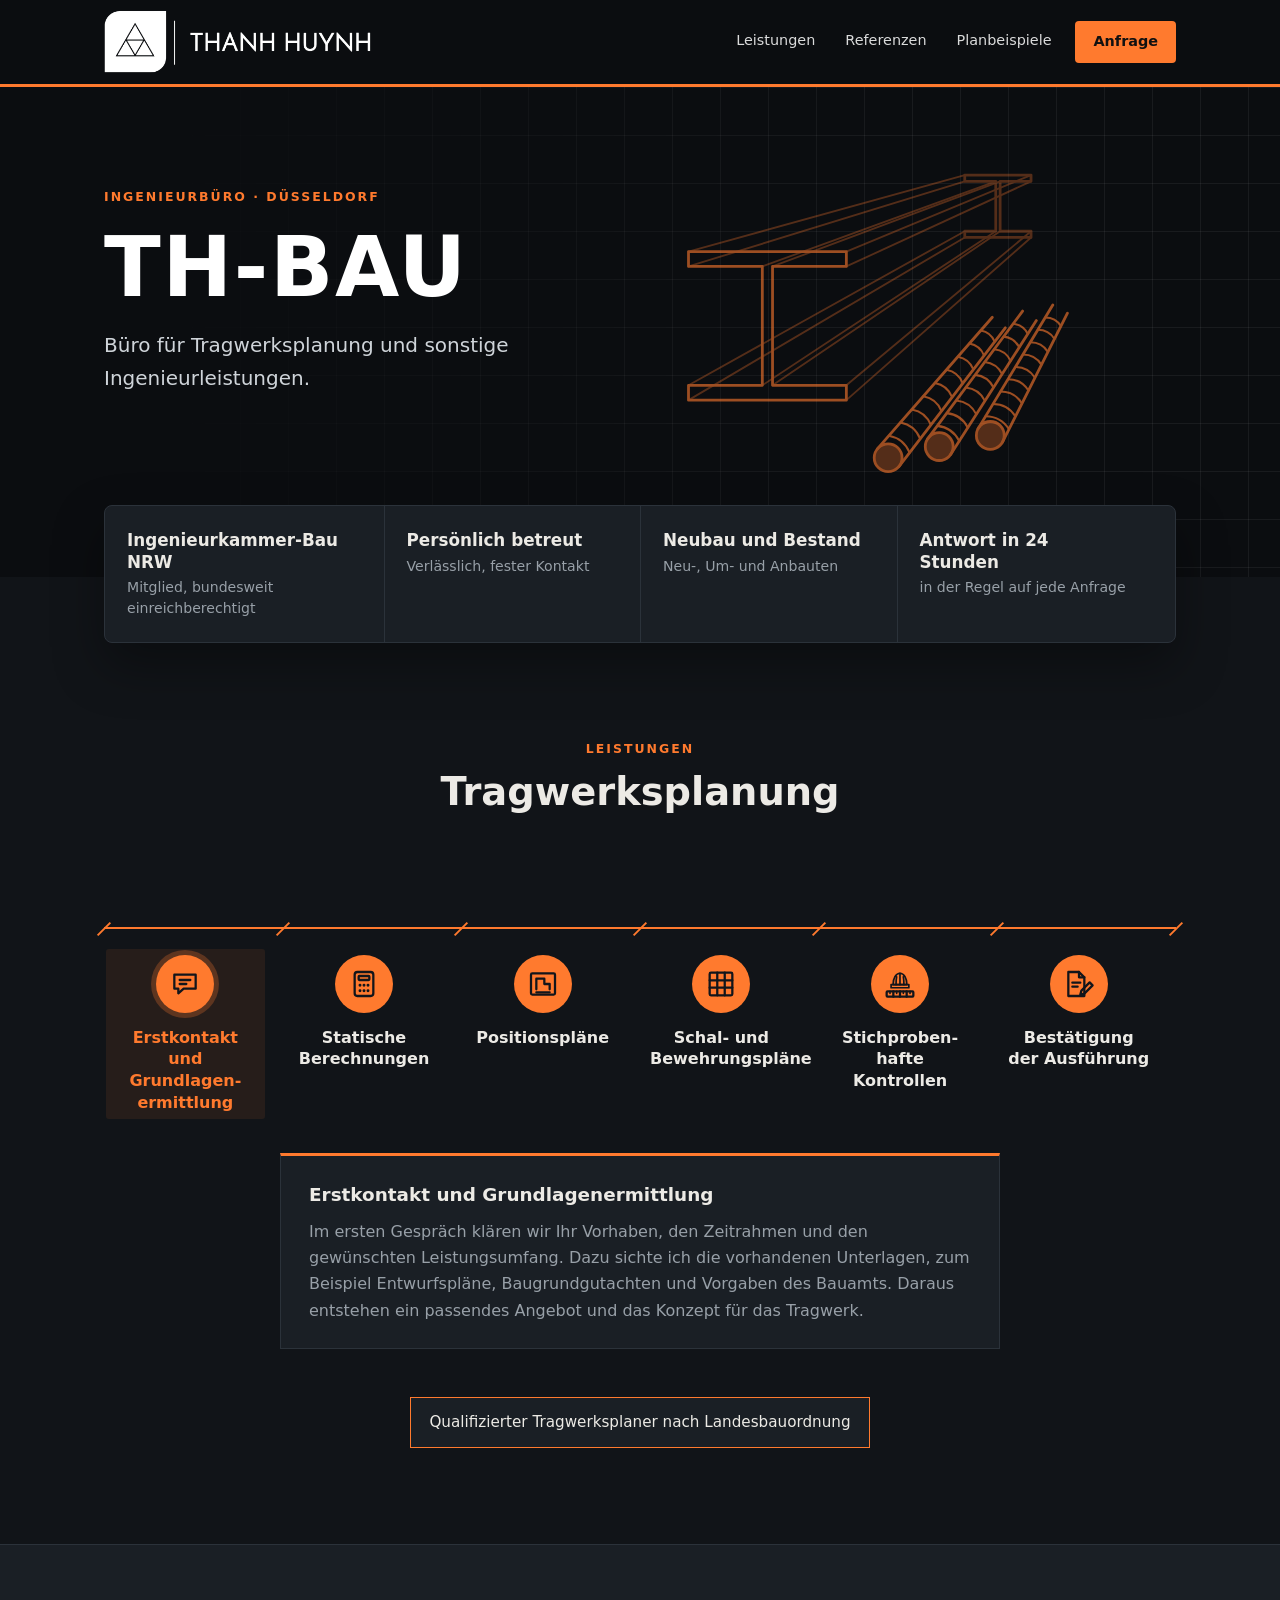
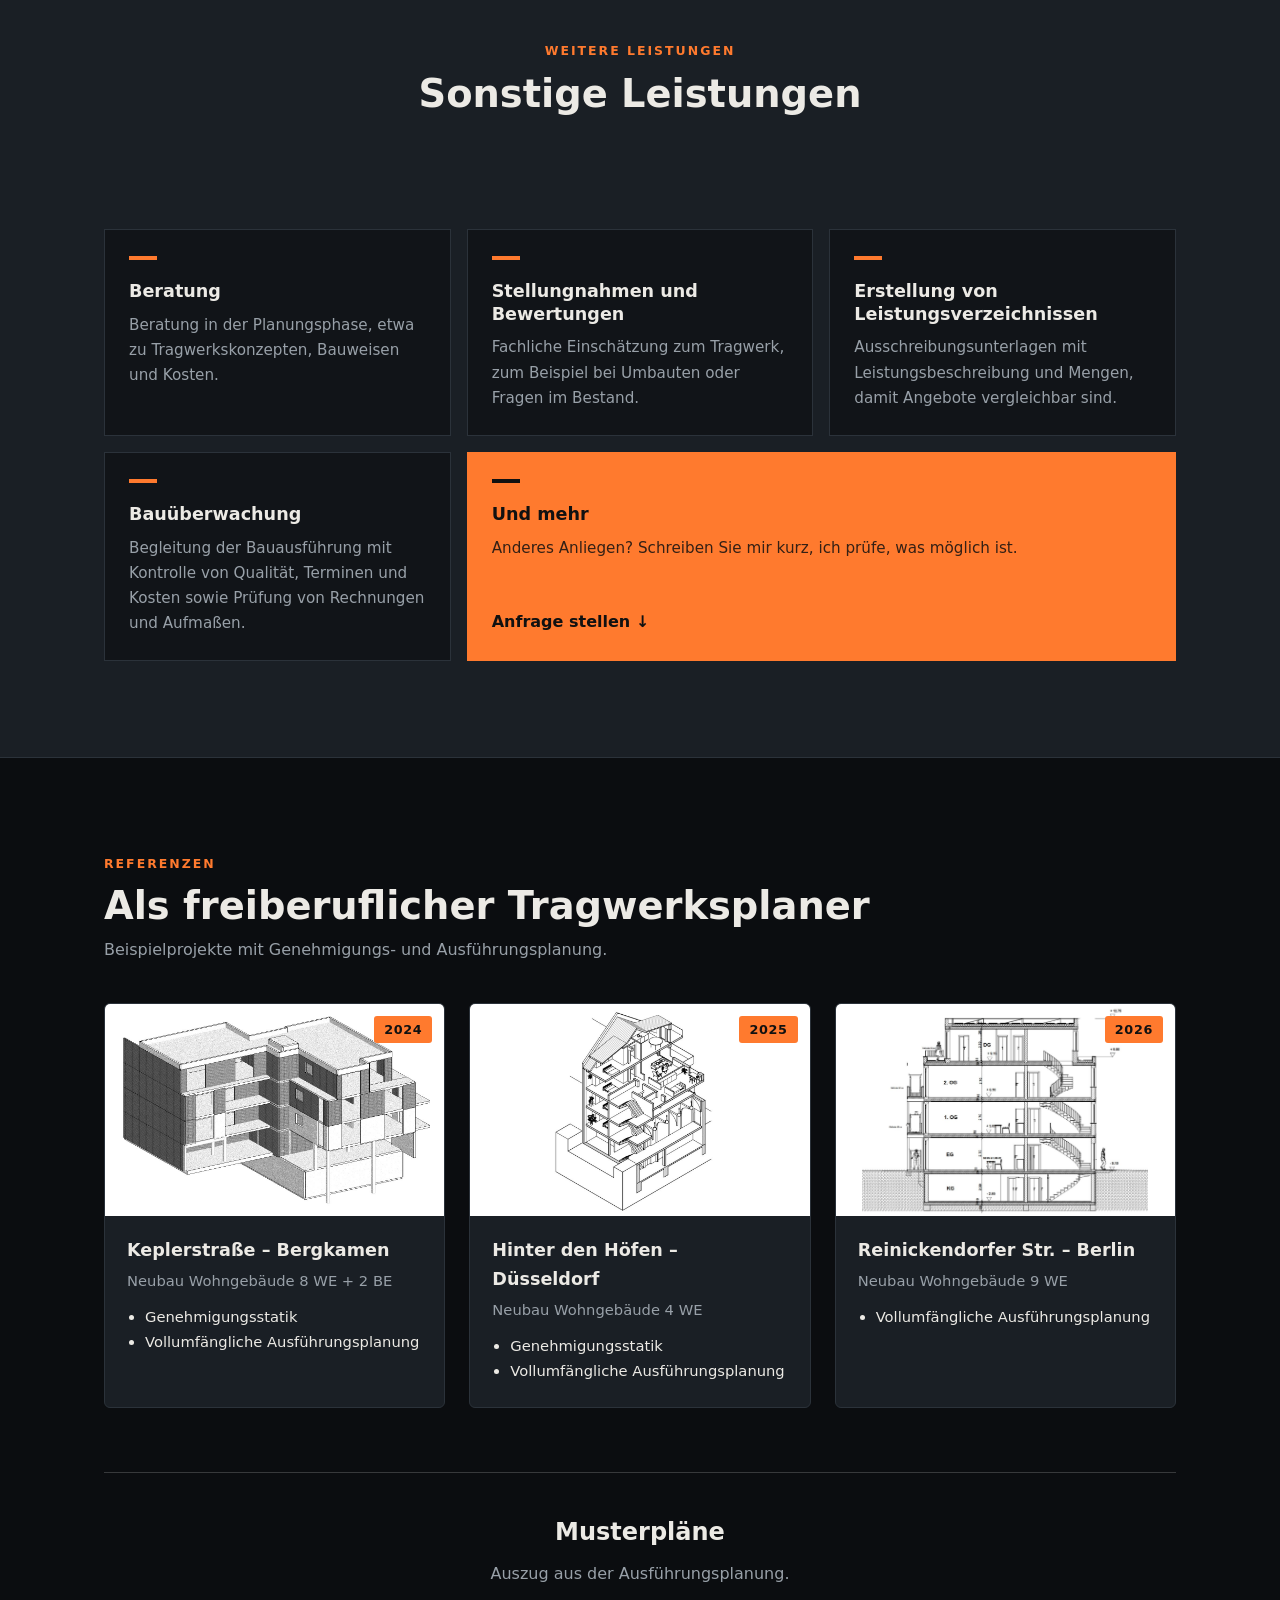
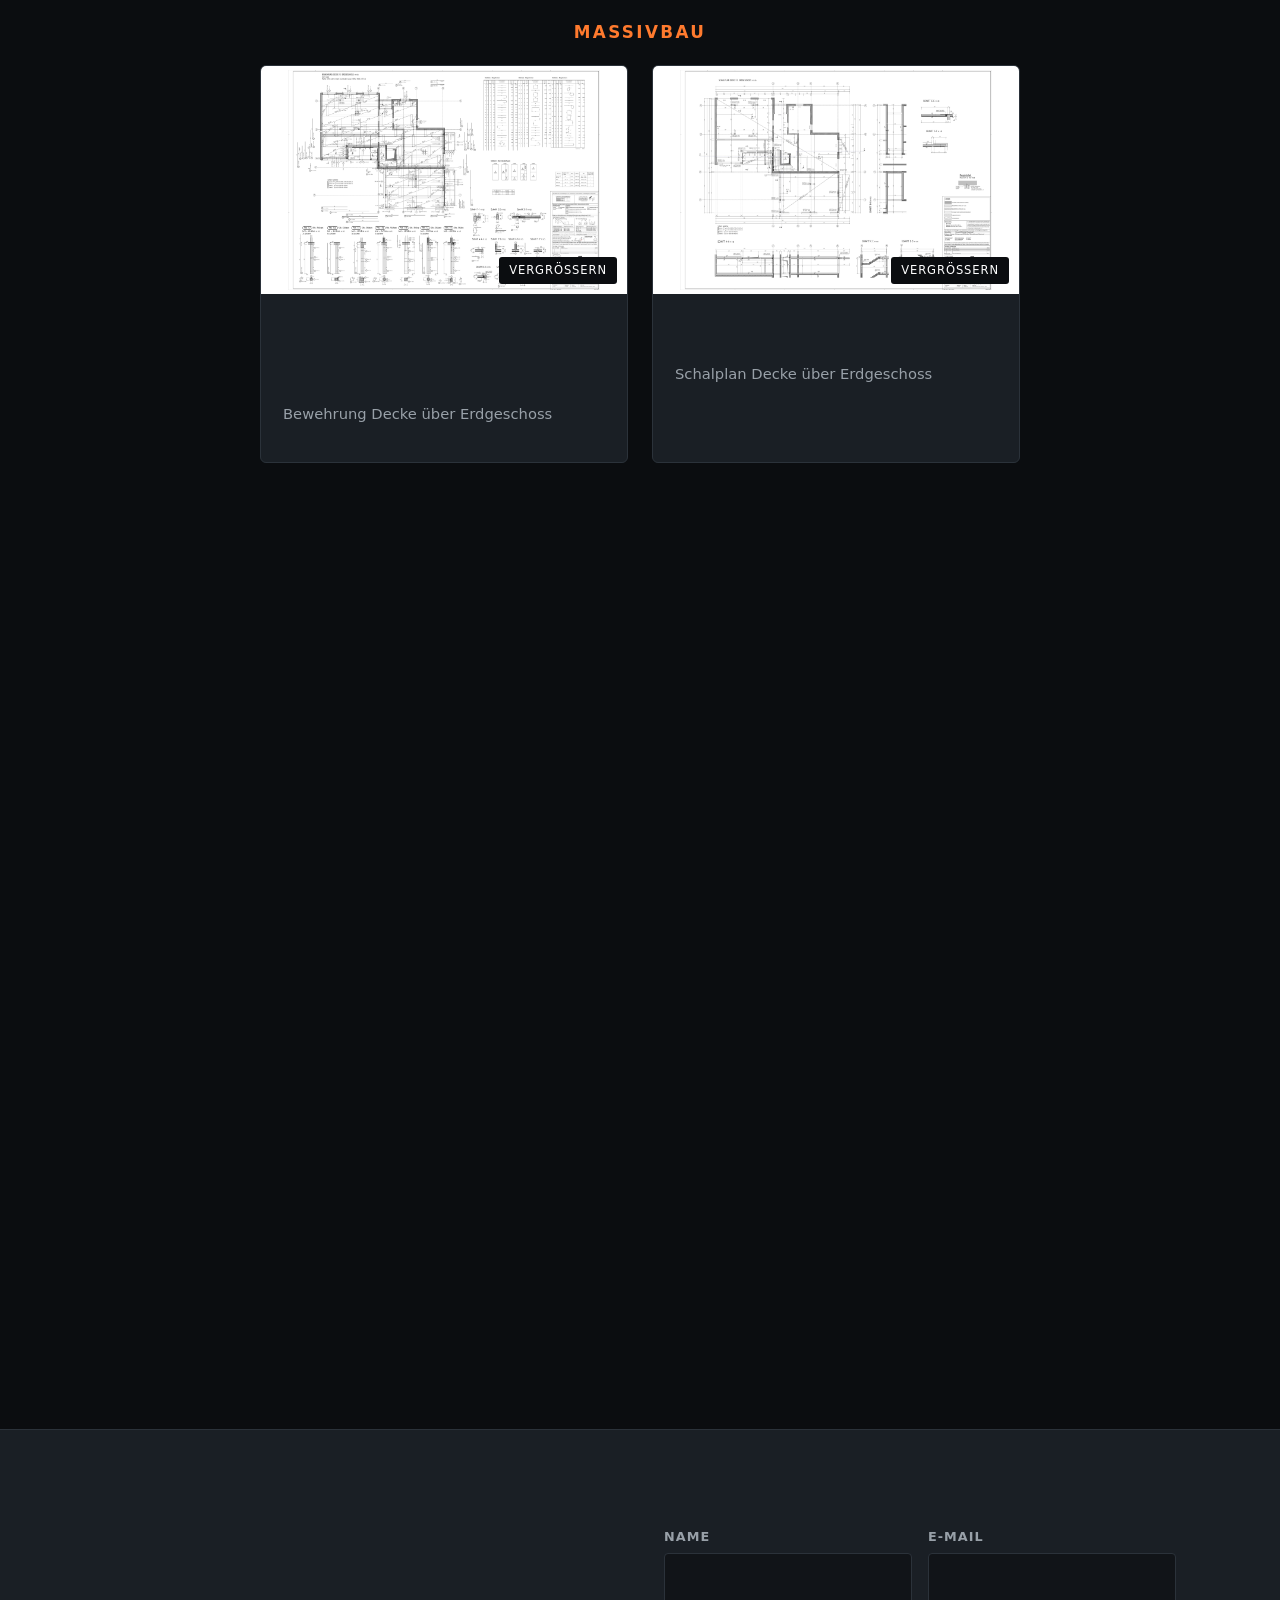
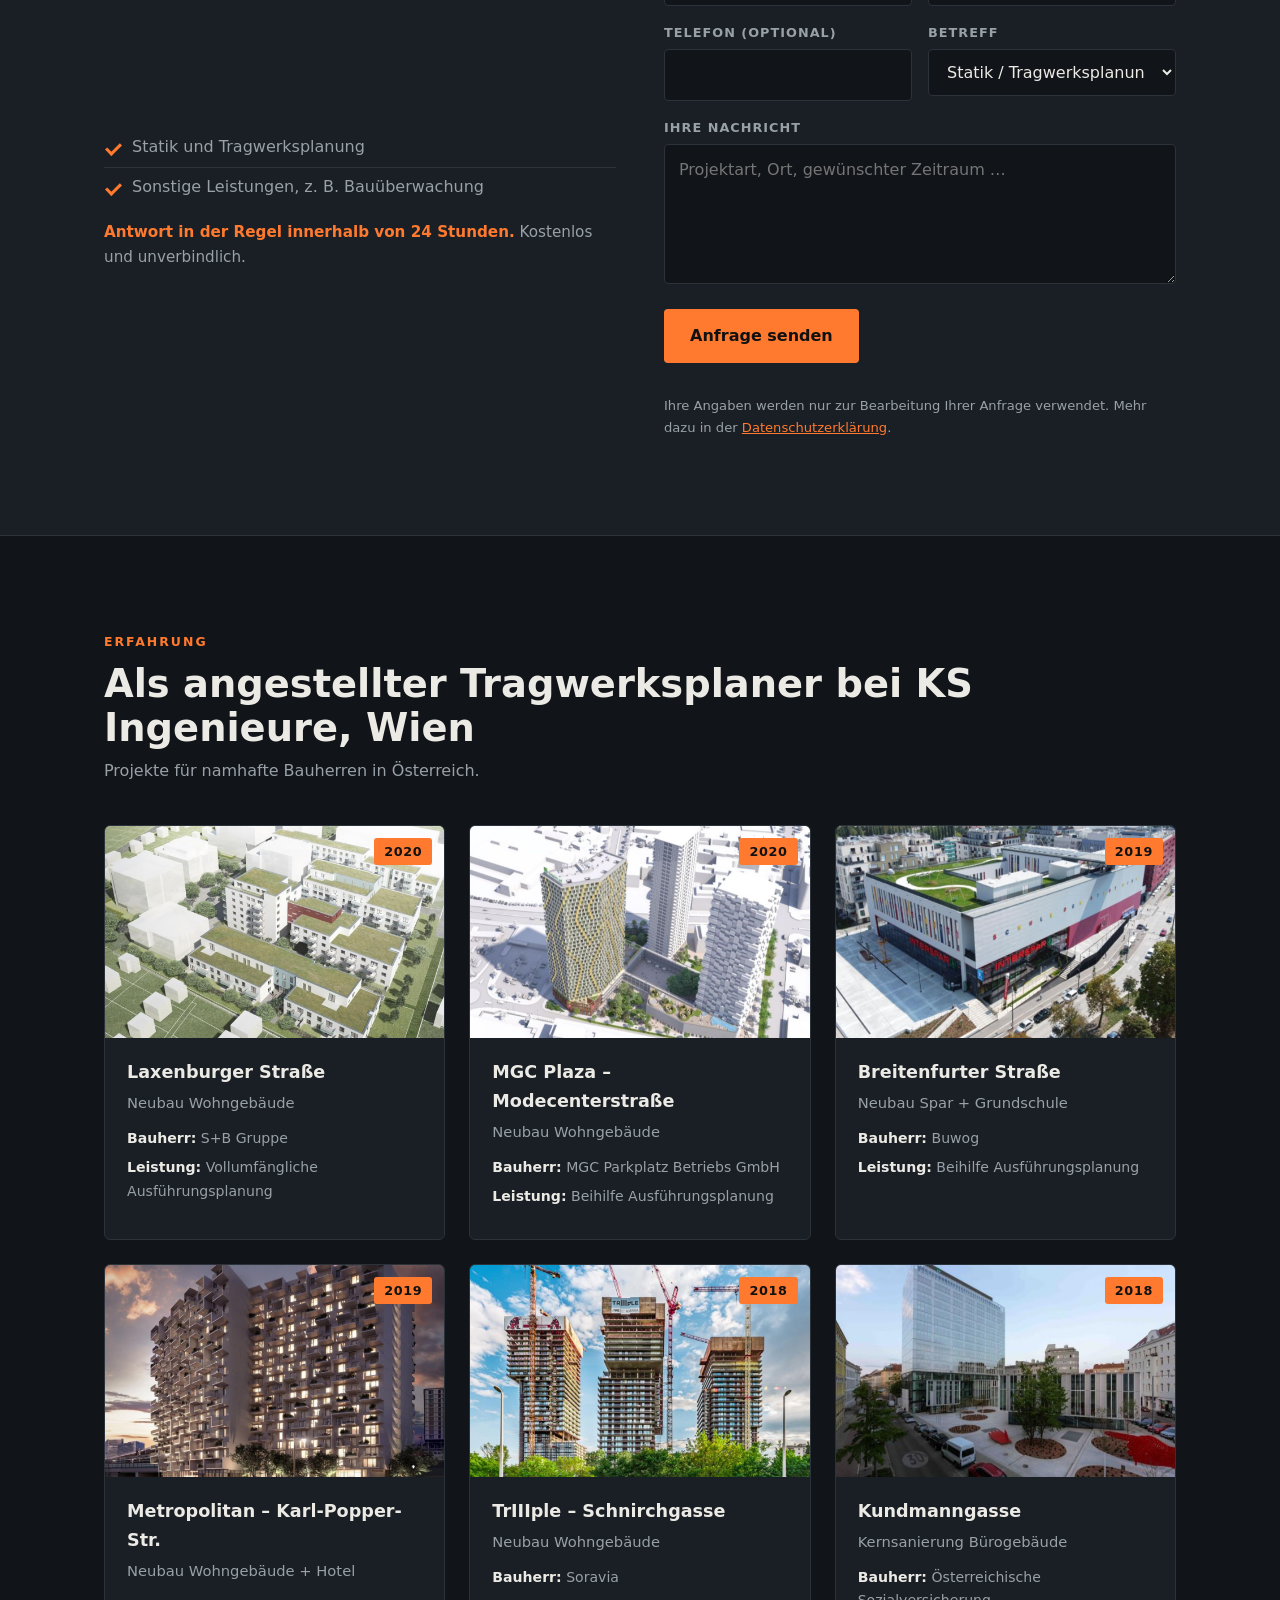
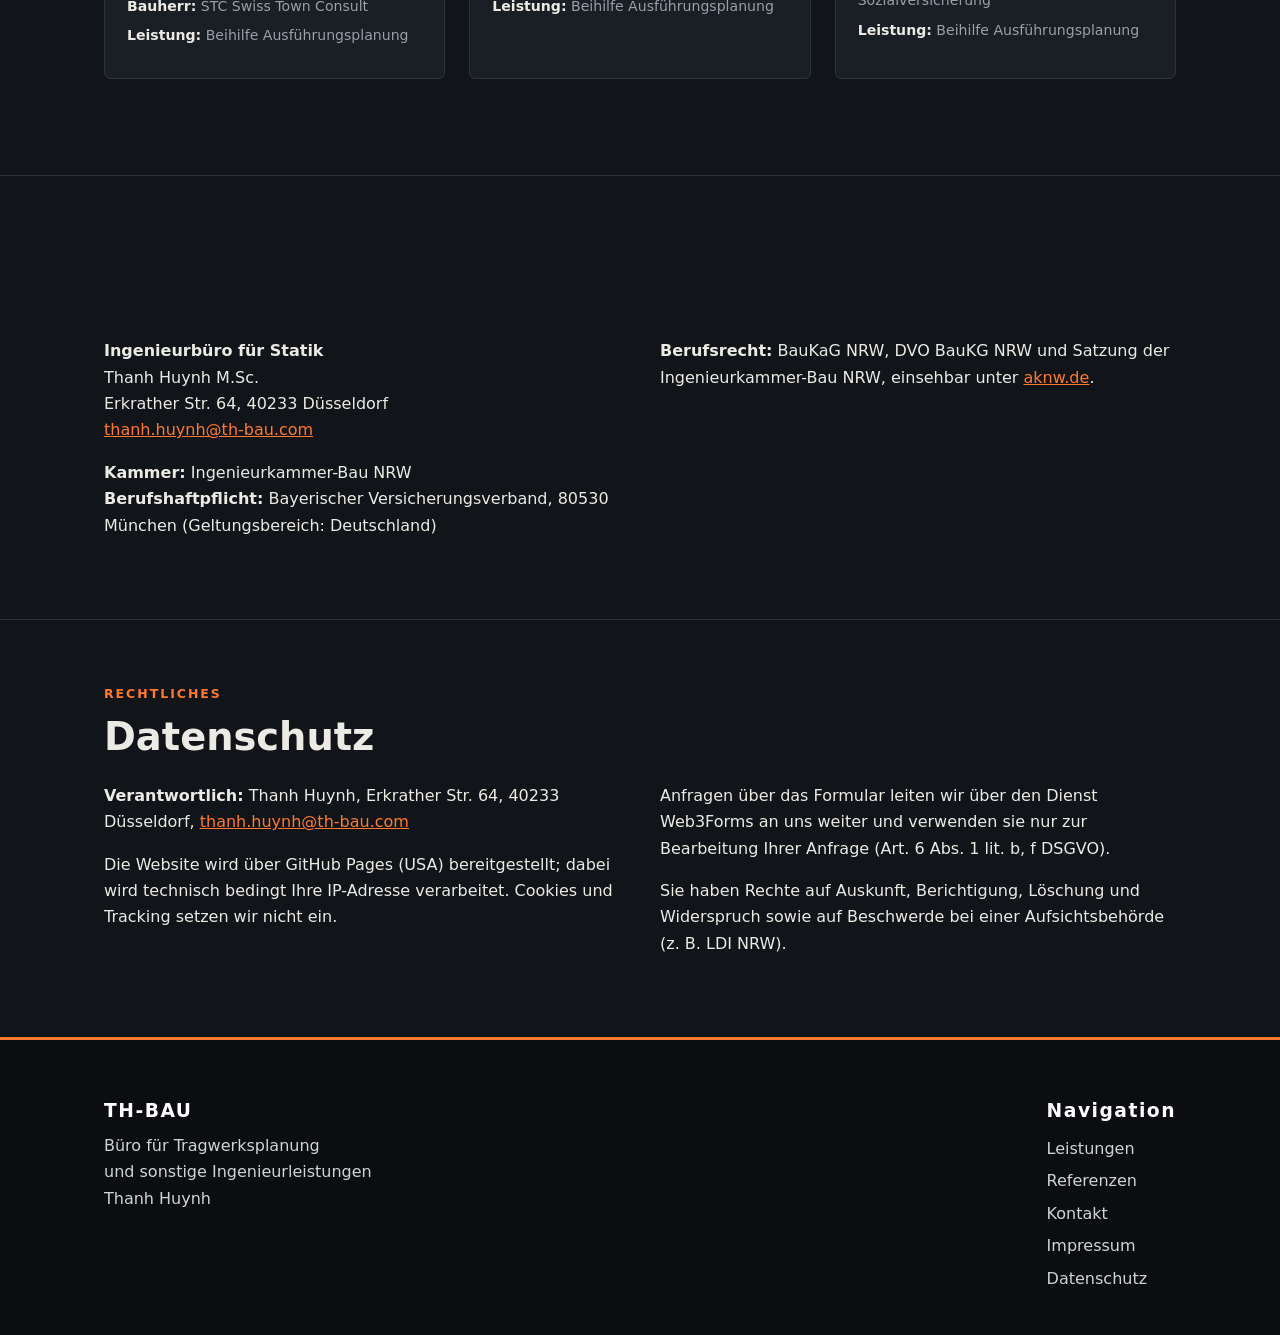
<file: index.html>
<!DOCTYPE html>
<html lang="de" data-theme="dark">
<head>
<meta charset="utf-8">
<meta name="viewport" content="width=device-width, initial-scale=1, viewport-fit=cover">
<title>TH-BAU – Büro für Tragwerksplanung und sonstige Ingenieurleistungen</title>
<meta name="description" content="TH-BAU – Ingenieurbüro Thanh Huynh in Düsseldorf: Tragwerksplanung, Statik sowie Schal- und Bewehrungspläne.">
<meta name="theme-color" content="#1b2026">
<meta name="color-scheme" content="dark">
<link rel="icon" href="data:image/svg+xml,%3Csvg xmlns='http://www.w3.org/2000/svg' viewBox='0 0 64 64'%3E%3Crect width='64' height='64' rx='12' fill='%231b2026'/%3E%3Cpath d='M32 10 55 52H9Z' fill='none' stroke='white' stroke-width='4' stroke-linejoin='round'/%3E%3Cpath d='M21 31H43L32 52Z' fill='none' stroke='white' stroke-width='4' stroke-linejoin='round'/%3E%3C/svg%3E">
<meta property="og:type" content="website">
<meta property="og:locale" content="de_DE">
<meta property="og:title" content="TH-BAU – Tragwerksplanung und Statik">
<meta property="og:description" content="TH-BAU – Ingenieurbüro Thanh Huynh in Düsseldorf: Tragwerksplanung, Statik sowie Schal- und Bewehrungspläne.">
<meta property="og:url" content="https://www.th-bau.com/">
<meta property="og:image" content="https://www.th-bau.com/images/og-logo.jpg">
<meta property="og:image:width" content="1200">
<meta property="og:image:height" content="630">
<meta property="og:image:alt" content="Logo TH-BAU, Thanh Huynh, Ingenieurbüro für Statik">
<meta name="twitter:card" content="summary_large_image">
<script type="application/ld+json">{"@context":"https://schema.org","@type":"ProfessionalService","name":"TH-BAU – Ingenieurbüro für Statik","founder":"Thanh Huynh","url":"https://www.th-bau.com/","email":"thanh.huynh@th-bau.com","telephone":"+49 163 9654179","address":{"@type":"PostalAddress","streetAddress":"Erkrather Str. 64","postalCode":"40233","addressLocality":"Düsseldorf","addressCountry":"DE"},"areaServed":"DE","knowsAbout":["Tragwerksplanung","Statik","Bewehrungsplanung"]}</script>

<style>
:root{--bg:#f4f2ee;--surf:#fff;--ink:#16191d;--mute:#5c636b;--line:#d9d5cc;--dark:#1b2026;--accent:#e8590c;--accent-ink:#fff;--grid:rgba(255,255,255,.07);
box-sizing:border-box;padding-top:env(safe-area-inset-top,0px);padding-bottom:env(safe-area-inset-bottom,0px);color-scheme:light}
@media (prefers-color-scheme:dark){:root:not([data-theme="light"]){--bg:#111418;--surf:#1a1f25;--ink:#eceae5;--mute:#98a0a8;--line:#2b323a;--dark:#0b0d10;--accent:#ff7a2e;--accent-ink:#111;color-scheme:dark}}
:root[data-theme="dark"]{--bg:#111418;--surf:#1a1f25;--ink:#eceae5;--mute:#98a0a8;--line:#2b323a;--dark:#0b0d10;--accent:#ff7a2e;--accent-ink:#111;color-scheme:dark}
html{scroll-behavior:smooth;scroll-padding-top:calc(104px + env(safe-area-inset-top,0px))}
*{box-sizing:border-box}
body{margin:0;background:var(--bg);color:var(--ink);font:16px/1.65 system-ui,-apple-system,"Segoe UI",Roboto,Helvetica,Arial,sans-serif}
body::before{content:"";position:fixed;inset:0 0 auto;height:env(safe-area-inset-top,0px);background:var(--dark);z-index:10}
a{color:inherit}
.wrap{max-width:1120px;margin:0 auto;padding:0 24px}
header{position:sticky;top:env(safe-area-inset-top,0px);z-index:9;background:var(--dark);color:#fff;border-bottom:3px solid var(--accent)}
header .wrap{display:flex;align-items:center;justify-content:space-between;flex-wrap:wrap;gap:6px 16px;min-height:84px;padding-top:8px;padding-bottom:8px}
.logo{display:block;line-height:0}
.logo img{height:68px;width:auto;display:block}
nav{display:flex;gap:6px;flex-wrap:wrap}
nav a{text-decoration:none;font-size:.9rem;padding:8px 12px;border-radius:4px;opacity:.85}
nav a.cta{background:var(--accent);color:var(--accent-ink);font-weight:700;opacity:1;padding:9px 18px;margin-left:6px}
nav a.cta:hover{filter:brightness(1.1);background:var(--accent)}
nav a:hover{opacity:1;background:rgba(255,255,255,.1)}
.hero{background:var(--dark);color:#fff;position:relative;overflow:hidden}
.hero .wrap{padding-top:96px;padding-bottom:104px;position:relative}
.heroart{position:absolute;right:calc(max(0px,(100% - 1120px)/2) + 24px);top:50%;transform:translateY(-50%);width:min(46%,520px);height:auto;color:var(--accent);opacity:.45;pointer-events:none}@media (max-width:760px){.heroart{width:88%;right:-14%;opacity:.14}}
.tag{display:inline-block;font-size:.78rem;font-weight:700;letter-spacing:.16em;text-transform:uppercase;color:var(--accent);margin-bottom:18px}
h1{font-size:clamp(2.6rem,8vw,5.2rem);line-height:1;margin:0 0 20px;letter-spacing:.02em;font-weight:800}
.hero p{font-size:1.25rem;max-width:560px;margin:0 0 32px;color:#cfd4d9}
.btn{display:inline-block;background:var(--accent);color:var(--accent-ink);font-weight:700;text-decoration:none;padding:14px 26px;border-radius:4px}
.btn.ghost{background:none;color:inherit;border:2px solid currentColor;margin-left:8px}
.who{margin-top:44px;padding-top:20px;border-top:1px solid rgba(255,255,255,.2);display:inline-block;color:#aeb5bc;font-size:.95rem}
.who b{color:#fff}
section{padding:80px 0}
h2{font-size:clamp(1.7rem,4vw,2.4rem);margin:0 0 8px;line-height:1.15}
.sub{color:var(--mute);margin:0 0 40px;max-width:640px}
.kicker{font-size:.78rem;font-weight:700;letter-spacing:.16em;text-transform:uppercase;color:var(--accent);display:block;margin-bottom:10px}
.grid2{display:grid;grid-template-columns:repeat(auto-fit,minmax(min(100%,420px),1fr));gap:24px}
.card{background:var(--surf);border:1px solid var(--line);border-top:5px solid var(--accent);border-radius:6px;padding:32px}
.card h3{margin:0 0 6px;font-size:1.2rem;letter-spacing:.04em}
.card .lead{color:var(--mute);margin:0 0 18px}
.card h4{margin:0 0 8px;font-size:.8rem;letter-spacing:.12em;text-transform:uppercase;color:var(--mute)}
ul.chk{list-style:none;margin:0;padding:0}
ul.chk li{padding:6px 0 6px 28px;position:relative;border-bottom:1px solid var(--line)}
ul.chk li:last-child{border:0}
ul.chk li::before{content:"";position:absolute;left:2px;top:15px;width:12px;height:6px;border-left:3px solid var(--accent);border-bottom:3px solid var(--accent);transform:rotate(-45deg)}
.note{margin-top:22px;padding:14px 16px;background:var(--bg);border-left:4px solid var(--accent);font-size:.95rem}
.note a{color:var(--accent);font-weight:700}
.dark{background:var(--dark);color:#eceae5}
.dark .sub{color:#98a0a8}
.projects{display:grid;grid-template-columns:repeat(auto-fill,minmax(min(100%,320px),1fr));gap:24px}
.proj{background:var(--surf);border:1px solid var(--line);border-radius:6px;overflow:hidden;color:var(--ink);display:flex;flex-direction:column}
.ph{aspect-ratio:16/10;background:repeating-linear-gradient(45deg,var(--bg),var(--bg) 12px,var(--line) 12px,var(--line) 13px);display:grid;place-items:center;color:var(--mute);font-size:.8rem;letter-spacing:.12em;text-transform:uppercase;position:relative}
.ph.plan{background-image:linear-gradient(var(--line) 1px,transparent 1px),linear-gradient(90deg,var(--line) 1px,transparent 1px);background-size:20px 20px}
.ph img{position:absolute;inset:0;width:100%;height:100%;object-fit:cover}
.year{position:absolute;top:12px;right:12px;background:var(--accent);color:var(--accent-ink);font-weight:700;font-size:.8rem;padding:3px 10px;border-radius:3px;letter-spacing:.05em;z-index:1}
.body{padding:20px 22px 24px}
.body h3{margin:0 0 4px;font-size:1.1rem}
.body .type{color:var(--mute);font-size:.92rem;margin:0 0 12px}
.body ul{margin:0;padding-left:18px;font-size:.92rem}
.meta{font-size:.88rem;color:var(--mute);margin:0 0 6px}
.meta b{color:var(--ink)}
.ph.plan.has{background:#fff;cursor:zoom-in}
.ph.plan.has img{object-fit:contain;padding:4px}
.ph.plan.has{overflow:hidden}
.ph.plan.has img{transition:transform .35s ease}
.ph.plan.has:hover img,.ph.plan.has:focus-visible img{transform:scale(1.08)}
.ph.plan.has .zh{transition:background .2s,color .2s}
.ph.plan.has:hover .zh{background:var(--accent);color:var(--accent-ink)}
@media (prefers-reduced-motion:reduce){.ph.plan.has img{transition:none}}
.zh{position:absolute;right:10px;bottom:10px;background:var(--dark);color:#fff;font-size:.72rem;letter-spacing:.08em;padding:4px 10px;border-radius:3px;z-index:1}
.ph.zoom{cursor:zoom-in;overflow:hidden}
.ph.zoom:not(.plan) .zh{opacity:0;transition:opacity .2s}
.ph.zoom:not(.plan):hover .zh,.ph.zoom:not(.plan):focus-visible .zh{opacity:1}
@media (prefers-reduced-motion:reduce){.ph.zoom img{transition:none}}
#lb{position:fixed;inset:0;z-index:50;background:rgba(0,0,0,.98);display:none;overflow:hidden;touch-action:none;overscroll-behavior:contain;-webkit-user-select:none;user-select:none}
#lb.on{display:block}
#lb img{position:absolute;left:0;top:0;transform-origin:0 0;max-width:none;background:#fff;cursor:grab;-webkit-user-drag:none;user-select:none;will-change:transform}
#lb img.drag{cursor:grabbing}
#lb .bar{position:fixed;top:0;left:0;right:0;z-index:51;display:flex;align-items:center;gap:8px;padding:calc(8px + env(safe-area-inset-top,0px)) 12px 8px;background:rgba(0,0,0,.82)}
#lb .t{flex:1;min-width:0;color:#cfd4d9;font-size:.72rem;line-height:1.25;overflow:hidden;display:-webkit-box;-webkit-line-clamp:2;-webkit-box-orient:vertical}
#lb .b{border:0;cursor:pointer;font:inherit;font-weight:700;background:rgba(255,255,255,.16);color:#fff;min-width:42px;height:40px;border-radius:6px;font-size:1.2rem;line-height:1}
#lb .x{background:var(--accent);color:var(--accent-ink);font-size:.9rem;padding:0 14px}
.plans-wrap{margin-top:64px;padding-top:40px;border-top:1px solid rgba(255,255,255,.18);text-align:center}
.plans-wrap h3{margin:0 0 8px;font-size:1.5rem}
.plans-wrap .sub{margin:0 auto 32px}
.plans{display:grid;grid-template-columns:repeat(3,minmax(0,1fr));gap:24px;max-width:1120px;margin:0 auto;text-align:left}
.grp{margin:0 0 18px;font-size:1.05rem;letter-spacing:.14em;text-transform:uppercase;color:var(--accent)}
.plans.two{grid-template-columns:repeat(2,minmax(0,1fr));max-width:760px}
@media (max-width:900px){.plans,.plans.two{grid-template-columns:1fr;max-width:560px}}
.anfrage{background:var(--surf);border-top:1px solid var(--line);border-bottom:1px solid var(--line)}
.aw{display:grid;grid-template-columns:repeat(auto-fit,minmax(min(100%,320px),1fr));gap:48px;align-items:start}
.aw ul{margin:20px 0 0;padding:0;list-style:none;color:var(--mute)}
.aw li{padding:4px 0}
form.f{display:grid;grid-template-columns:1fr 1fr;gap:16px}
.f label{display:block;font-size:.8rem;font-weight:700;letter-spacing:.08em;text-transform:uppercase;color:var(--mute);margin-bottom:6px}
.f .full{grid-column:1/-1}
.f input,.f select,.f textarea{width:100%;font:inherit;color:var(--ink);background:var(--bg);border:1px solid var(--line);border-radius:4px;padding:12px 14px}
.f input:focus,.f select:focus,.f textarea:focus{outline:2px solid var(--accent);outline-offset:1px}
.f textarea{min-height:140px;resize:vertical}
.f button{border:0;cursor:pointer;font:inherit;font-weight:700}
#st{font-size:.92rem;color:var(--mute);margin:0}
#st a{color:var(--accent);font-weight:700}
@media (max-width:640px){form.f{grid-template-columns:1fr}}
.lz{text-align:center}
.lz .sub{margin:0 auto 52px}
.chain{display:flex;max-width:1120px;margin:0 auto}
.chain>div{flex:1 1 0;min-width:0;position:relative;border-top:2px solid var(--accent);padding:26px 10px 0}
.chain>div::before,.chain>div:last-child::after{content:"";position:absolute;top:-1px;width:18px;border-top:2.5px solid var(--accent);transform:translate(-50%,0) rotate(-45deg)}
.chain>div::before{left:0}
.chain>div:last-child::after{right:0;transform:translate(50%,0) rotate(-45deg)}
.chain b{display:block;font-size:1rem;line-height:1.35;hyphens:manual}
.chain .stb{display:block;width:100%;background:none;border:0;font:inherit;color:inherit;text-align:center;cursor:pointer;padding:6px 8px;margin:-6px -8px;border-radius:3px;transition:color .2s,background .2s}
.chain .stb:hover,.chain .stb:focus-visible,.chain .stb[aria-pressed="true"]{color:var(--accent);background:rgba(255,122,46,.09)}
.chain .ico{width:58px;height:58px;border-radius:50%;background:var(--accent);display:grid;place-items:center;margin:0 auto 14px}
.chain .ico svg{width:32px;height:32px;fill:none;stroke:#12151b;stroke-width:1.7;stroke-linecap:round;stroke-linejoin:round}
.chain .desc{display:none}
.chainpanel{max-width:720px;min-height:11.5rem;margin:40px auto 0;padding:24px 28px;background:var(--surf);border:1px solid var(--line);border-top:3px solid var(--accent);text-align:left}
.chainpanel h3,.chain .desc h3{margin:0 0 8px;font-size:1.15rem}
.chainpanel p,.chain .desc p{margin:0;color:var(--mute)}
.ex{display:inline-block;margin-top:12px;color:var(--accent);font-weight:600;text-decoration:none}
.ex:hover{text-decoration:underline}
.chips{display:grid;grid-template-columns:minmax(0,460px);justify-content:center;gap:10px;margin:48px auto 0}
.chip{display:flex;align-items:center;justify-content:center;text-align:center;border:1px solid var(--accent);background:var(--surf);padding:12px 16px;font-size:.95rem}
@media (max-width:900px){.chips{grid-template-columns:minmax(0,520px)}.chainpanel{display:none}.chain .st[data-open] .desc{display:block;padding:10px 0 0}.chain .stb{text-align:left;display:flex;align-items:center;gap:14px}.chain .ico{width:44px;height:44px;margin:0;flex:none}.chain .ico svg{width:25px;height:25px}.chain .desc h3{display:none}.chain{flex-direction:column;border-left:2px solid var(--accent);margin-left:12px;max-width:none;text-align:left}
.chain>div{border-top:0;padding:14px 0 14px 22px}
.chain>div::before{left:-1px;top:50%;transform:translate(-50%,-50%) rotate(-45deg)}
.chain>div:last-child::after{display:none}}
@media (prefers-reduced-motion:reduce){.chain a,.chain a small{transition:none}}
.sonst{background:var(--surf);border-top:1px solid var(--line);border-bottom:1px solid var(--line)}
.sgrid{display:grid;grid-template-columns:repeat(3,minmax(0,1fr));gap:16px;text-align:left}
.scard{background:var(--bg);border:1px solid var(--line);padding:26px 24px 24px;display:flex;flex-direction:column;gap:10px;color:inherit;text-decoration:none}
.scard::before{content:"";width:28px;height:4px;background:var(--accent);margin-bottom:10px}
.scard h3{margin:0;font-size:1.1rem;line-height:1.3}
.scard p{margin:0;color:var(--mute);font-size:.95rem}
.scta{background:var(--accent);border-color:var(--accent);color:var(--accent-ink);justify-content:flex-start}
.scta::before{background:var(--accent-ink)}
.scta p{color:inherit;opacity:.85}
.scta span{margin-top:auto;padding-top:8px;font-weight:700}
.scta{grid-column:span 2}
.scta:hover{filter:brightness(1.08)}
@media (max-width:900px){.sgrid{grid-template-columns:repeat(2,minmax(0,1fr))}}
@media (max-width:560px){.sgrid{grid-template-columns:1fr}.scta{grid-column:auto}}
.imp{padding:64px 0;border-top:1px solid var(--line)}
.impg{display:grid;grid-template-columns:repeat(auto-fit,minmax(min(100%,340px),1fr));gap:40px;margin-top:24px}
.impg p{margin:0 0 16px}
.impg ol{margin:0 0 16px;padding-left:20px}
.imp a{color:var(--accent);word-break:break-word}
footer{background:var(--dark);color:#cfd4d9;padding:56px 0 40px;border-top:3px solid var(--accent)}
footer .wrap{display:flex;flex-wrap:wrap;gap:32px;justify-content:space-between}
footer h3{color:#fff;margin:0 0 6px;letter-spacing:.08em}
footer a{display:block;text-decoration:none;padding:3px 0}
footer a:hover{color:var(--accent)}
@media (max-width:640px){.logo img{height:52px}nav a{padding:8px 8px;font-size:.82rem}.btn.ghost{margin:10px 0 0}section{padding:56px 0}.hero .wrap{padding-top:64px;padding-bottom:72px}}
@media (max-width:640px){
header .wrap{flex-direction:column;align-items:stretch;gap:6px}
nav{width:100%;flex-wrap:nowrap;justify-content:space-between;gap:2px}
nav a{padding:8px 6px;font-size:.8rem;white-space:nowrap}
nav a.cta{padding:8px 14px;margin-left:auto}
}

/* ---- Modern: Fakten, Bewegung, Hover, mobile Leiste ---- */
section{padding:96px 0}
.facts{position:relative;z-index:2;background:var(--dark);border-top:1px solid rgba(255,255,255,.1)}
.facts .wrap{display:grid;grid-template-columns:repeat(4,minmax(0,1fr))}
.fact{padding:24px 22px;border-left:1px solid rgba(255,255,255,.14);color:#cfd4d9;min-width:0}
.fact:first-child{border-left:0;padding-left:0}
.fact b{display:block;color:#fff;font-size:1.05rem;line-height:1.3;margin-bottom:4px}
.fact span{display:block;font-size:.88rem;line-height:1.45}
.fact i{font-style:normal;color:var(--accent)}
@media (max-width:900px){.facts .wrap{grid-template-columns:repeat(2,minmax(0,1fr))}.fact:nth-child(3){border-left:0;padding-left:0}.fact:nth-child(n+3){border-top:1px solid rgba(255,255,255,.14)}.fact:nth-child(odd){padding-left:0}}
@media (max-width:480px){.fact{padding:16px 14px}.fact b{font-size:.95rem}.fact span{font-size:.8rem}.facts[data-v="b"] .wrap{padding:0 8px}}
/* Variante A: Modellkarte */
.heromodel{display:none}
.hero[data-v="a"] .heroart{top:44%;width:min(58%,640px);right:calc(max(0px,(100% - 1120px)/2) - 60px);opacity:.3}
.hero[data-v="a"] .heromodel{display:block;position:absolute;z-index:1;right:calc(max(0px,(100% - 1120px)/2) + 24px);top:50%;transform:translateY(-50%) rotate(2deg);width:min(34%,380px);margin:0;background:#fff;padding:14px 14px 10px;border-radius:4px;box-shadow:0 28px 60px rgba(0,0,0,.5)}
.heromodel img{display:block;width:100%;aspect-ratio:4/3;object-fit:contain}
.heromodel figcaption{font-size:.72rem;letter-spacing:.1em;text-transform:uppercase;color:#4c5660;margin-top:8px;font-weight:600}
@media (max-width:900px){.hero[data-v="a"] .heromodel{display:none}.hero[data-v="a"] .heroart{width:88%;right:-14%;opacity:.14}}
/* Variante B: Konstruktionsraster */
.hero[data-v="b"]::before{content:"";position:absolute;inset:0;background-image:linear-gradient(rgba(255,255,255,.06) 1px,transparent 1px),linear-gradient(90deg,rgba(255,255,255,.06) 1px,transparent 1px);background-size:48px 48px;-webkit-mask-image:linear-gradient(90deg,transparent 10%,#000 70%);mask-image:linear-gradient(90deg,transparent 10%,#000 70%);pointer-events:none}
.hero[data-v="b"] .heroart{width:min(46%,520px);top:43%;opacity:.6}
.hero[data-v="b"] .wrap{padding-bottom:150px}
.facts[data-v="b"]{background:none;border:0;margin-top:-72px}
.facts[data-v="b"] .wrap{background:var(--surf);border:1px solid var(--line);border-radius:8px;box-shadow:0 22px 50px rgba(0,0,0,.35);padding:0 22px;width:calc(100% - 48px);max-width:1072px}
.facts[data-v="b"] .fact{color:var(--mute)}
.facts[data-v="b"] .fact b{color:var(--ink)}
.facts[data-v="b"] .fact{border-color:var(--line)}
@media (max-width:900px){.hero[data-v="b"] .heroart{width:88%;right:-14%;opacity:.2}.hero[data-v="b"] .wrap{padding-bottom:120px}}
@media (max-width:380px){.fact{padding:14px 10px}.fact b{font-size:.9rem}.fact span{font-size:.76rem}}
/* Bewegung */
.js .rv{opacity:0;transform:translateY(18px);transition:opacity .7s ease,transform .7s ease;transition-delay:var(--d,0s)}
.js .rv.in{opacity:1;transform:none}
@media (prefers-reduced-motion:reduce){.js .rv{opacity:1;transform:none;transition:none}}
/* Hover */
.proj,.scard{transition:transform .25s ease,box-shadow .25s ease,border-color .25s ease}
.proj:hover,.scard:hover{transform:translateY(-4px);box-shadow:0 18px 36px rgba(0,0,0,.28);border-color:var(--accent)}
@media (prefers-reduced-motion:reduce){.proj:hover,.scard:hover{transform:none}}
.js .proj.rv.in:hover,.js .scard.rv.in:hover{transform:translateY(-4px)}
.js .proj.rv.in,.js .scard.rv.in{transition:transform .25s ease,box-shadow .25s ease,border-color .25s ease}
/* Antwortzeit */
.react{margin:14px 0 0;font-size:.95rem;color:var(--mute)}
.react b{color:var(--accent)}
/* Hover: Symbole in der Massekette */
.chain .ico{transition:transform .28s cubic-bezier(.2,.8,.2,1),box-shadow .28s ease}
.chain .ico svg{transition:transform .28s cubic-bezier(.2,.8,.2,1)}
.chain .stb:focus-visible .ico,.chain .stb[aria-pressed="true"] .ico{box-shadow:0 0 0 5px color-mix(in srgb,var(--accent) 26%,transparent)}
@media (hover:hover){.chain .stb:hover .ico,.chain .stb:focus-visible .ico{transform:translateY(-7px);box-shadow:0 0 0 6px color-mix(in srgb,var(--accent) 28%,transparent),0 14px 22px rgba(0,0,0,.35)}.chain .stb:hover .ico svg,.chain .stb:focus-visible .ico svg{transform:scale(1.12) rotate(-6deg)}}
@media (prefers-reduced-motion:reduce){.chain .ico,.chain .ico svg{transition:none}.chain .stb:hover .ico,.chain .stb:hover .ico svg{transform:none}}
/* Hinweis: erster Schritt pulsiert am Handy */
@keyframes hintring{0%{transform:scale(1);opacity:.9}100%{transform:scale(1.9);opacity:0}}
@keyframes hintbeat{0%,100%{transform:scale(1)}50%{transform:scale(1.1)}}
@keyframes hintfade{0%,100%{opacity:1}50%{opacity:.55}}
.chain .st.hint .ico{position:relative;animation:hintbeat 1.6s ease-in-out infinite}
.chain .st.hint .ico::after{content:"";position:absolute;left:0;top:0;right:0;bottom:0;border-radius:50%;border:3px solid var(--accent);pointer-events:none;animation:hintring 1.6s ease-out infinite}
.chain .st.hint .stb::after{content:"antippen";margin-left:auto;font-size:.72rem;letter-spacing:.08em;text-transform:uppercase;color:var(--accent);font-weight:600}
@media (min-width:901px){.chain .st.hint .ico{animation:none}.chain .st.hint .ico::after{content:none}.chain .st.hint .stb::after{content:none}}
@media (prefers-reduced-motion:reduce){.chain .st.hint .ico{animation:hintfade 1.6s ease-in-out infinite}.chain .st.hint .ico::after{animation:none;opacity:.5}}
</style>
</head>
<body>

<header>
  <div class="wrap">
    <a class="logo" href="#start" aria-label="Thanh Huynh – Startseite"><img src="images/thanh-huynh.png?v=3" alt="Thanh Huynh" width="1000" height="255"></a>
    <nav>
      <a href="#leistungen">Leistungen</a>
      <a href="#referenzen">Referenzen</a>
      <a href="#musterplaene">Planbeispiele</a>
      <a class="cta" href="#anfrage">Anfrage</a>
    </nav>
  </div>
</header>

<main id="start">
<div class="hero" data-v="b">
<svg class="heroart" viewBox="0 0 560 400" aria-hidden="true"><g fill="none" stroke="currentColor" stroke-width="3" stroke-linejoin="round" stroke-linecap="round"><g opacity=".5"><path d="M332.5 67.6L403.9 67.6L403.9 74.4L370.6 74.4L370.6 128.1L403.9 128.1L403.9 134.8L332.5 134.8L332.5 128.1L365.9 128.1L365.9 74.4L332.5 74.4Z"/><path stroke-width="2" d="M35.0 150.0L332.5 67.6"/><path stroke-width="2" d="M205.0 150.0L403.9 67.6"/><path stroke-width="2" d="M205.0 166.0L403.9 74.4"/><path stroke-width="2" d="M125.5 166.0L370.6 74.4"/><path stroke-width="2" d="M125.5 294.0L370.6 128.1"/><path stroke-width="2" d="M205.0 294.0L403.9 128.1"/><path stroke-width="2" d="M205.0 310.0L403.9 134.8"/><path stroke-width="2" d="M35.0 310.0L332.5 134.8"/><path stroke-width="2" d="M35.0 294.0L332.5 128.1"/><path stroke-width="2" d="M114.5 294.0L365.9 128.1"/><path stroke-width="2" d="M114.5 166.0L365.9 74.4"/><path stroke-width="2" d="M35.0 166.0L332.5 74.4"/></g><path d="M35.0 150.0L205.0 150.0L205.0 166.0L125.5 166.0L125.5 294.0L205.0 294.0L205.0 310.0L35.0 310.0L35.0 294.0L114.5 294.0L114.5 166.0L35.0 166.0Z"/><path d="M261.6 381.5L376.2 232.1M238.4 362.5L362.2 220.7"/><circle cx="250" cy="372" r="15" fill="currentColor" fill-opacity=".5"/><path stroke-width="2.2" d="M273.1 366.6Q266.9 351.3 250.8 348.3"/><path stroke-width="2.2" d="M284.5 351.6Q278.6 337.0 263.2 334.1"/><path stroke-width="2.2" d="M296.0 336.7Q290.4 322.7 275.5 320.0"/><path stroke-width="2.2" d="M307.4 321.7Q302.1 308.4 287.9 305.8"/><path stroke-width="2.2" d="M318.9 306.8Q313.8 294.1 300.3 291.6"/><path stroke-width="2.2" d="M330.3 291.9Q325.5 279.8 312.7 277.4"/><path stroke-width="2.2" d="M341.8 276.9Q337.2 265.5 325.1 263.2"/><path stroke-width="2.2" d="M353.3 262.0Q348.9 251.2 337.5 249.1"/><path stroke-width="2.2" d="M364.7 247.0Q360.6 236.9 349.9 234.9"/><path d="M317.3 368.5L409.6 224.3M292.7 351.5L394.8 214.1"/><circle cx="305" cy="360" r="15" fill="currentColor" fill-opacity=".5"/><path stroke-width="2.2" d="M326.6 354.1Q319.2 339.4 302.9 337.7"/><path stroke-width="2.2" d="M335.8 339.7Q328.8 325.6 313.1 324.0"/><path stroke-width="2.2" d="M345.0 325.3Q338.3 311.8 323.3 310.3"/><path stroke-width="2.2" d="M354.2 310.8Q347.8 298.0 333.5 296.5"/><path stroke-width="2.2" d="M363.5 296.4Q357.3 284.2 343.7 282.8"/><path stroke-width="2.2" d="M372.7 282.0Q366.9 270.4 353.9 269.0"/><path stroke-width="2.2" d="M381.9 267.6Q376.4 256.6 364.2 255.3"/><path stroke-width="2.2" d="M391.2 253.2Q385.9 242.7 374.4 241.6"/><path stroke-width="2.2" d="M400.4 238.7Q395.5 228.9 384.6 227.8"/><path d="M373.1 355.3L443.1 216.4M346.9 340.7L427.3 207.6"/><circle cx="360" cy="348" r="15" fill="currentColor" fill-opacity=".5"/><path stroke-width="2.2" d="M380.1 341.4Q371.4 327.5 354.9 327.4"/><path stroke-width="2.2" d="M387.1 327.5Q378.7 314.2 363.0 314.1"/><path stroke-width="2.2" d="M394.1 313.6Q386.1 300.8 371.0 300.8"/><path stroke-width="2.2" d="M401.1 299.7Q393.4 287.5 379.1 287.5"/><path stroke-width="2.2" d="M408.1 285.8Q400.8 274.2 387.1 274.2"/><path stroke-width="2.2" d="M415.1 271.9Q408.2 260.9 395.1 260.9"/><path stroke-width="2.2" d="M422.1 258.0Q415.5 247.6 403.2 247.6"/><path stroke-width="2.2" d="M429.1 244.1Q422.9 234.3 411.2 234.3"/><path stroke-width="2.2" d="M436.1 230.2Q430.2 221.0 419.3 221.0"/></g></svg>

  <div class="wrap">
    <span class="tag">Ingenieurbüro · Düsseldorf</span>
    <h1>TH-BAU</h1>
    <p>Büro für Tragwerksplanung und sonstige Ingenieurleistungen.</p>
  </div>
</div>

<div class="facts rv" data-v="b">
  <div class="wrap">
        <div class="fact"><b>Ingenieurkammer-Bau NRW</b><span>Mitglied, bundesweit einreichberechtigt</span></div>
    <div class="fact"><b>Persönlich betreut</b><span>Verlässlich, fester Kontakt</span></div>
    <div class="fact"><b>Neubau und Bestand</b><span>Neu-, Um- und Anbauten</span></div>
    <div class="fact"><b>Antwort in 24 Stunden</b><span>in der Regel auf jede Anfrage</span></div>
  </div>
</div>

<section id="leistungen">
  <div class="wrap lz">
    <span class="kicker">Leistungen</span>
    <h2>Tragwerksplanung</h2>
    <p class="sub">Neubauten, Umbauten, Erweiterungen und Sanierungen von Wohn- und Geschäftshäusern, Industriebauten, Carports, Garagen und mehr.</p>
    <svg width="0" height="0" style="position:absolute" aria-hidden="true" focusable="false"><defs>
<symbol id="pi1" viewBox="0 0 24 24"><path d="M4 5h16v10.5H11L7 19v-3.5H4z"/><path d="M8 9h8M8 12h5"/></symbol>
<symbol id="pi2" viewBox="0 0 24 24"><rect x="5" y="3" width="14" height="18" rx="2"/><rect x="8" y="6" width="8" height="3" rx=".5"/><path stroke-width="2.2" d="M9 13h.01M12 13h.01M15 13h.01M9 17h.01M12 17h.01M15 17h.01"/></symbol>
<symbol id="pi3" viewBox="0 0 24 24"><rect x="3" y="4" width="18" height="16" rx="1"/><path d="M7 16V8h6v4h4v4"/><path d="M7 18.2h10"/></symbol>
<symbol id="pi4" viewBox="0 0 24 24"><rect x="3.5" y="3.5" width="17" height="17" rx="1"/><path d="M9.2 3.5v17M14.8 3.5v17M3.5 9.2h17M3.5 14.8h17"/></symbol>
<symbol id="pi5" viewBox="0 0 24 24"><g transform="translate(3.1 0.6) scale(.74)"><path d="M5 16C5 9.5 8 4.5 12 4.5s7 5 7 11.5z"/><path d="M3 16h18v3.2H3z"/><path d="M12 4.5V16M8.6 8.2c-.5 2.4-.6 5-.6 7.8M15.4 8.2c.5 2.4.6 5 .6 7.8"/></g><rect x="2" y="17.5" width="20" height="4" rx=".6"/><path d="M7 17.5v4M12 17.5v4M17 17.5v4"/><path stroke-width="1.2" d="M4.5 17.5v1.6M9.5 17.5v1.6M14.5 17.5v1.6M19.5 17.5v1.6"/></symbol>
<symbol id="pi6" viewBox="0 0 24 24"><path d="M4 3h8l4 4v14H4z"/><path d="M12 3v4h4M7 11h6M7 14h4"/><path d="M13 20l.8-3 6.2-6.2 2.2 2.2L16 19.2z"/></symbol>
</defs></svg>
<div class="chain" id="chain">
      <div class="st"><button type="button" class="stb" aria-pressed="false"><span class="ico" aria-hidden="true"><svg viewBox="0 0 24 24"><use href="#pi1"/></svg></span><b>Erstkontakt und Grundlagen&shy;ermittlung</b></button><div class="desc"><h3>Erstkontakt und Grundlagenermittlung</h3><p>Im ersten Gespräch klären wir Ihr Vorhaben, den Zeitrahmen und den gewünschten Leistungsumfang. Dazu sichte ich die vorhandenen Unterlagen, zum Beispiel Entwurfspläne, Baugrundgutachten und Vorgaben des Bauamts. Daraus entstehen ein passendes Angebot und das Konzept für das Tragwerk.</p></div></div>
      <div class="st"><button type="button" class="stb" aria-pressed="false"><span class="ico" aria-hidden="true"><svg viewBox="0 0 24 24"><use href="#pi2"/></svg></span><b>Statische Berechnungen</b></button><div class="desc"><h3>Statische Berechnungen</h3><p>Auf Grundlage der Entwurfspläne ermittle ich die Lasten und lege das Tragsystem fest. Alle tragenden Bauteile werden nach den geltenden Normen bemessen und nachgewiesen. Das Ergebnis ist die prüffähige Statik für die Baugenehmigung.</p></div></div>
      <div class="st"><button type="button" class="stb" aria-pressed="false"><span class="ico" aria-hidden="true"><svg viewBox="0 0 24 24"><use href="#pi3"/></svg></span><b>Positionspläne</b></button><div class="desc"><h3>Positionspläne</h3><p>Im Positionsplan erhält jedes tragende Bauteil eine eigene Positionsnummer. Die Pläne zeigen Lage, Abmessungen und Werkstoff von Stützen, Trägern und Decken. Sie verbinden die Statik mit der Ausführung und sind die Basis für die weiteren Pläne.</p><a class="ex" href="#stahlbau">Beispiel ansehen ↓</a></div></div>
      <div class="st"><button type="button" class="stb" aria-pressed="false"><span class="ico" aria-hidden="true"><svg viewBox="0 0 24 24"><use href="#pi4"/></svg></span><b>Schal- und Bewehrungspläne</b></button><div class="desc"><h3>Schal- und Bewehrungspläne</h3><p>Schalpläne legen die Geometrie der Betonbauteile fest, also Maße, Aussparungen und Durchbrüche. Bewehrungspläne zeigen Lage, Durchmesser und Menge des Stahls in jedem Bauteil. Damit kann die Baustelle den Rohbau eindeutig und zügig ausführen.</p><a class="ex" href="#massivbau">Beispiel ansehen ↓</a></div></div>
      <div class="st"><button type="button" class="stb" aria-pressed="false"><span class="ico" aria-hidden="true"><svg viewBox="0 0 24 24"><use href="#pi5"/></svg></span><b>Stichproben&shy;hafte Kontrollen</b></button><div class="desc"><h3>Stichprobenhafte Kontrollen</h3><p>Während der Ausführung prüfe ich stichprobenhaft, ob Bauteile und Bewehrung den Plänen entsprechen. Abweichungen werden dokumentiert und mit den Beteiligten geklärt. So bleibt die Qualität nachvollziehbar, ohne dass eine ständige Präsenz auf der Baustelle nötig ist.</p></div></div>
      <div class="st"><button type="button" class="stb" aria-pressed="false"><span class="ico" aria-hidden="true"><svg viewBox="0 0 24 24"><use href="#pi6"/></svg></span><b>Bestätigung der Ausführung</b></button><div class="desc"><h3>Bestätigung der Ausführung</h3><p>Nach den Kontrollen bestätige ich, dass das Tragwerk gemäß den Plänen ausgeführt wurde. Die Bestätigung stellt der qualifizierte Tragwerksplaner für das Bauamt aus. Damit ist die Tragwerksplanung für das Bauvorhaben abgeschlossen.</p></div></div>
    </div>
    <div class="chainpanel" id="cp" aria-live="polite"></div>
    <div class="chips">
      <span class="chip">Qualifizierter Tragwerksplaner nach Landesbauordnung</span>
    </div>
  </div>
</section>

<section id="sonstiges" class="sonst">
  <div class="wrap lz">
    <span class="kicker">Weitere Leistungen</span>
    <h2>Sonstige Leistungen</h2>
    <p class="sub">Neben der Tragwerksplanung unterstütze ich Sie bei weiteren Ingenieurleistungen rund um Ihr Bauvorhaben.</p>
    <div class="sgrid">
      <div class="scard"><h3>Beratung</h3><p>Beratung in der Planungsphase, etwa zu Tragwerkskonzepten, Bauweisen und Kosten.</p></div>
      <div class="scard"><h3>Stellungnahmen und Bewertungen</h3><p>Fachliche Einschätzung zum Tragwerk, zum Beispiel bei Umbauten oder Fragen im Bestand.</p></div>
      <div class="scard"><h3>Erstellung von Leistungsverzeichnissen</h3><p>Ausschreibungsunterlagen mit Leistungsbeschreibung und Mengen, damit Angebote vergleichbar sind.</p></div>
      <div class="scard"><h3>Bauüberwachung</h3><p>Begleitung der Bauausführung mit Kontrolle von Qualität, Terminen und Kosten sowie Prüfung von Rechnungen und Aufmaßen.</p></div>
      <a class="scard scta" href="#anfrage"><h3>Und mehr</h3><p>Anderes Anliegen? Schreiben Sie mir kurz, ich prüfe, was möglich ist.</p><span>Anfrage stellen ↓</span></a>
    </div>
  </div>
</section>

<section id="referenzen" class="dark">
  <div class="wrap">
    <span class="kicker">Referenzen</span>
    <h2>Als freiberuflicher Tragwerksplaner</h2>
    <p class="sub">Beispielprojekte mit Genehmigungs- und Ausführungsplanung.</p>
    <div class="projects">
      <article class="proj"><div class="ph zoom" role="button" tabindex="0" data-zoom aria-label="Bild vergrößern"><span class="year">2024</span><img src="images/3d-modell-tragwerk-keplerstrae-bergkamen.jpg" alt="3D-Modell Tragwerk Keplerstraße Bergkamen" loading="lazy" style="object-fit:contain;background:#fff"><span class="zh">Vergrößern</span></div><div class="body"><h3>Keplerstraße – Bergkamen</h3><p class="type">Neubau Wohngebäude 8 WE + 2 BE</p><ul><li>Genehmigungsstatik</li><li>Vollumfängliche Ausführungsplanung</li></ul></div></article>
      <article class="proj"><div class="ph zoom" role="button" tabindex="0" data-zoom aria-label="Bild vergrößern"><span class="year">2025</span><img src="images/hinter-den-hofen.jpg" alt="Hinter den Höfen" loading="lazy" style="object-fit:contain;background:#fff"><span class="zh">Vergrößern</span></div><div class="body"><h3>Hinter den Höfen – Düsseldorf</h3><p class="type">Neubau Wohngebäude 4 WE</p><ul><li>Genehmigungsstatik</li><li>Vollumfängliche Ausführungsplanung</li></ul></div></article>
      <article class="proj"><div class="ph zoom" role="button" tabindex="0" data-zoom aria-label="Bild vergrößern"><span class="year">2026</span><img src="images/reinickendorfer-strae-berlin.jpg" alt="Reinickendorfer Straße Berlin" loading="lazy" style="object-fit:contain;background:#fff"><span class="zh">Vergrößern</span></div><div class="body"><h3>Reinickendorfer Str. – Berlin</h3><p class="type">Neubau Wohngebäude 9 WE</p><ul><li>Vollumfängliche Ausführungsplanung</li></ul></div></article>
    </div>
    <div class="plans-wrap" id="musterplaene">
      <h3>Musterpläne</h3>
      <p class="sub">Auszug aus der Ausführungsplanung.</p>
      <h4 class="grp" id="massivbau">Massivbau</h4>
      <div class="plans two">
      <article class="proj"><div class="ph plan has" role="button" tabindex="0" aria-label="Bewehrungsplan vergrößern" data-zoom data-vector="plans/bewehrungsplan-muster.svg" data-pdf="plans/bewehrungsplan-muster.pdf"><img id="planimg" src="images/muster-bewehrungsplan-decke-uber-erdgeschoss-und-s.jpg?v=2" alt="Muster Bewehrungsplan Decke über Erdgeschoss" width="4200" height="2971"><span class="zh">Vergrößern</span></div><div class="body"><h3>Muster Bewehrungsplan</h3><p class="type">Bewehrung Decke über Erdgeschoss</p></div></article>
      <article class="proj"><div class="ph plan has" role="button" tabindex="0" aria-label="Schalplan vergrößern" data-zoom data-vector="plans/schalplan-muster.svg" data-pdf="plans/schalplan-muster.pdf"><img src="images/muster-schalplan-decke-uber-erdgeschoss.jpg?v=2" alt="Muster Schalplan Decke über Erdgeschoss" width="4200" height="2971"><span class="zh">Vergrößern</span></div><div class="body"><h3>Muster Schalplan</h3><p class="type">Schalplan Decke über Erdgeschoss</p></div></article>
      </div>
      <h4 class="grp" id="stahlbau" style="margin-top:44px">Stahlbau</h4>
      <div class="plans two">
      <article class="proj"><div class="ph plan has" role="button" tabindex="0" aria-label="Positionsplan vergrößern" data-zoom data-vector="plans/positionsplan-muster.svg" data-pdf="plans/positionsplan-muster.pdf"><img src="images/positionsplan-stahlbau.jpg" alt="Muster Positionsplan Stahlbau" width="6084" height="3136" loading="lazy"><span class="zh">Vergrößern</span></div><div class="body"><h3>Muster Positionsplan</h3><p class="type">Stahlträger und Stützen mit Positionen</p></div></article>
      <article class="proj"><div class="ph plan has" role="button" tabindex="0" aria-label="Leitdetails vergrößern" data-zoom data-vector="plans/leitdetails-muster.svg" data-pdf="plans/leitdetails-muster.pdf"><img src="images/muster-leitdetails.jpg" alt="Muster Leitdetails Stahlbauanschlüsse" width="3000" height="2871"><span class="zh">Vergrößern</span></div><div class="body"><h3>Muster Leitdetails</h3><p class="type">Stahlbauanschlüsse und Stützenfuß</p></div></article>
      </div>
      <div class="plans two" style="margin-top:24px">
      <article class="proj"><div class="ph zoom" role="button" tabindex="0" data-zoom aria-label="Bild vergrößern" ><img src="images/modell-ueberdachung.jpg" alt="3D-Modell Stahlüberdachung" loading="lazy" style="object-fit:contain;background:#fff"><span class="zh">Vergrößern</span></div><div class="body"><h3>3D-Modell Überdachung</h3><p class="type">Stahlkonstruktion</p></div></article>
      <article class="proj"><div class="ph zoom" role="button" tabindex="0" data-zoom aria-label="Bild vergrößern" ><img src="images/modell-balkonanlage.jpg" alt="3D-Modell Balkonanlage" loading="lazy" style="object-fit:contain;background:#fff"><span class="zh">Vergrößern</span></div><div class="body"><h3>3D-Modell Balkonanlage</h3><p class="type">Stahlkonstruktion, viergeschossig</p></div></article>
      </div>
    </div>
  </div>
</section>

<section id="anfrage" class="anfrage">
  <div class="wrap aw">
    <div>
      <span class="kicker">Anfrage</span>
      <h2>Projekt anfragen</h2>
      <p class="sub">Sie können mich direkt unter <a href="tel:+491639654179" style="color:var(--accent);font-weight:700;white-space:nowrap">0163 9654179</a> kontaktieren oder bequem eine Anfrage hinterlassen. Schildern Sie kurz Ihr Vorhaben, ich melde mich zeitnah bei Ihnen.</p>
      <ul class="chk"><li>Statik und Tragwerksplanung</li><li>Sonstige Leistungen, z. B. Bauüberwachung</li></ul>
      <p class="react"><b>Antwort in der Regel innerhalb von 24 Stunden.</b> Kostenlos und unverbindlich.</p>
    </div>
    <form class="f" id="af" >
      <input id="hp" name="hp" type="text" tabindex="-1" autocomplete="off" aria-hidden="true" style="position:absolute;left:-9999px;width:1px;height:1px;opacity:0">
      <div><label for="n">Name</label><input id="n" required autocomplete="name"></div>
      <div><label for="m">E-Mail</label><input id="m" type="email" required autocomplete="email"></div>
      <div><label for="t">Telefon (optional)</label><input id="t" type="tel" autocomplete="tel"></div>
      <div><label for="b">Betreff</label><select id="b"><option>Statik / Tragwerksplanung</option><option>Sonstige Leistungen (z. B. Bauüberwachung)</option></select></div>
      <div class="full"><label for="x">Ihre Nachricht</label><textarea id="x" required placeholder="Projektart, Ort, gewünschter Zeitraum …"></textarea></div>
      <div class="full"><button class="btn" type="submit">Anfrage senden</button></div>
      <p class="full" id="st"></p>
      <p class="full" style="font-size:.82rem;color:var(--mute);margin:0">Ihre Angaben werden nur zur Bearbeitung Ihrer Anfrage verwendet. Mehr dazu in der <a href="#datenschutz" style="color:var(--accent)">Datenschutzerklärung</a>.</p>
    </form>
  </div>
</section>

<section>
  <div class="wrap">
    <span class="kicker">Erfahrung</span>
    <h2>Als angestellter Tragwerksplaner bei KS Ingenieure, Wien</h2>
    <p class="sub">Projekte für namhafte Bauherren in Österreich.</p>
    <div class="projects">
      <article class="proj"><div class="ph zoom" role="button" tabindex="0" data-zoom aria-label="Bild vergrößern"><span class="year">2020</span><img src="images/laxenburger-strae.jpg" alt="Laxenburger Straße" loading="lazy"><span class="zh">Vergrößern</span></div><div class="body"><h3>Laxenburger Straße</h3><p class="type">Neubau Wohngebäude</p><p class="meta"><b>Bauherr:</b> S+B Gruppe</p><p class="meta"><b>Leistung:</b> Vollumfängliche Ausführungsplanung</p></div></article>
      <article class="proj"><div class="ph zoom" role="button" tabindex="0" data-zoom aria-label="Bild vergrößern"><span class="year">2020</span><img src="images/mgc-plaza.jpg" alt="MGC Plaza" loading="lazy"><span class="zh">Vergrößern</span></div><div class="body"><h3>MGC Plaza – Modecenterstraße</h3><p class="type">Neubau Wohngebäude</p><p class="meta"><b>Bauherr:</b> MGC Parkplatz Betriebs GmbH</p><p class="meta"><b>Leistung:</b> Beihilfe Ausführungsplanung</p></div></article>
      <article class="proj"><div class="ph zoom" role="button" tabindex="0" data-zoom aria-label="Bild vergrößern"><span class="year">2019</span><img src="images/breitenfurter-strae.jpg" alt="Breitenfurter Straße" loading="lazy"><span class="zh">Vergrößern</span></div><div class="body"><h3>Breitenfurter Straße</h3><p class="type">Neubau Spar + Grundschule</p><p class="meta"><b>Bauherr:</b> Buwog</p><p class="meta"><b>Leistung:</b> Beihilfe Ausführungsplanung</p></div></article>
      <article class="proj"><div class="ph zoom" role="button" tabindex="0" data-zoom aria-label="Bild vergrößern"><span class="year">2019</span><img src="images/metropolitan.jpg" alt="Metropolitan" loading="lazy"><span class="zh">Vergrößern</span></div><div class="body"><h3>Metropolitan – Karl-Popper-Str.</h3><p class="type">Neubau Wohngebäude + Hotel</p><p class="meta"><b>Bauherr:</b> STC Swiss Town Consult</p><p class="meta"><b>Leistung:</b> Beihilfe Ausführungsplanung</p></div></article>
      <article class="proj"><div class="ph zoom" role="button" tabindex="0" data-zoom aria-label="Bild vergrößern"><span class="year">2018</span><img src="images/triiiple-schnirchgasse.jpg" alt="TrIIIple Schnirchgasse" loading="lazy"><span class="zh">Vergrößern</span></div><div class="body"><h3>TrIIIple – Schnirchgasse</h3><p class="type">Neubau Wohngebäude</p><p class="meta"><b>Bauherr:</b> Soravia</p><p class="meta"><b>Leistung:</b> Beihilfe Ausführungsplanung</p></div></article>
      <article class="proj"><div class="ph zoom" role="button" tabindex="0" data-zoom aria-label="Bild vergrößern"><span class="year">2018</span><img src="images/kundmanngasse.jpg" alt="Kundmanngasse" loading="lazy"><span class="zh">Vergrößern</span></div><div class="body"><h3>Kundmanngasse</h3><p class="type">Kernsanierung Bürogebäude</p><p class="meta"><b>Bauherr:</b> Österreichische Sozialversicherung</p><p class="meta"><b>Leistung:</b> Beihilfe Ausführungsplanung</p></div></article>
    </div>
  </div>
</section>
<section id="impressum" class="imp">
  <div class="wrap">
    <span class="kicker">Rechtliches</span>
    <h2>Impressum</h2>
    <div class="impg">
      <div>
        <p><b>Ingenieurbüro für Statik</b><br>Thanh Huynh M.Sc.<br>Erkrather Str. 64, 40233 Düsseldorf<br><a href="mailto:thanh.huynh@th-bau.com">thanh.huynh@th-bau.com</a></p>
        <p><b>Kammer:</b> Ingenieurkammer-Bau NRW<br><b>Berufshaftpflicht:</b> Bayerischer Versicherungsverband, 80530 München (Geltungsbereich: Deutschland)</p>
      </div>
      <div>
        <p><b>Berufsrecht:</b> BauKaG NRW, DVO BauKG NRW und Satzung der Ingenieurkammer-Bau NRW, einsehbar unter <a href="https://www.aknw.de/mitglieder/recht-und-gesetze/gesetze-und-verordnungen/" rel="noopener">aknw.de</a>.</p>
      </div>
    </div>
  </div>
</section>
<section id="datenschutz" class="imp">
  <div class="wrap">
    <span class="kicker">Rechtliches</span>
    <h2>Datenschutz</h2>
    <div class="impg">
      <div>
        <p><b>Verantwortlich:</b> Thanh Huynh, Erkrather Str. 64, 40233 Düsseldorf, <a href="mailto:thanh.huynh@th-bau.com">thanh.huynh@th-bau.com</a></p>
        <p>Die Website wird über GitHub Pages (USA) bereitgestellt; dabei wird technisch bedingt Ihre IP-Adresse verarbeitet. Cookies und Tracking setzen wir nicht ein.</p>
      </div>
      <div>
        <p>Anfragen über das Formular leiten wir über den Dienst Web3Forms an uns weiter und verwenden sie nur zur Bearbeitung Ihrer Anfrage (Art. 6 Abs. 1 lit. b, f DSGVO).</p>
        <p>Sie haben Rechte auf Auskunft, Berichtigung, Löschung und Widerspruch sowie auf Beschwerde bei einer Aufsichtsbehörde (z. B. LDI NRW).</p>
      </div>
    </div>
  </div>
</section>
</main>

<footer>
  <div class="wrap">
    <div><h3>TH-BAU</h3>Büro für Tragwerksplanung<br>und sonstige Ingenieurleistungen<br>Thanh Huynh</div>
    <div><h3>Navigation</h3><a href="#leistungen">Leistungen</a><a href="#referenzen">Referenzen</a><a href="#anfrage">Kontakt</a><a href="#impressum">Impressum</a><a href="#datenschutz">Datenschutz</a></div>
  </div>
</footer>
<div id="lb" role="dialog" aria-label="Bildansicht"><div class="bar"><span class="t">Zwei Finger: Zoom</span><button class="b" type="button" data-z="out" aria-label="Verkleinern">−</button><button class="b" type="button" data-z="in" aria-label="Vergrößern">+</button><a class="b" id="pdfl" href="#" target="_blank" rel="noopener" style="display:none;align-items:center;justify-content:center;padding:0 12px;font-size:.85rem;text-decoration:none">PDF</a><button class="b x" type="button" data-z="close">Schließen</button></div><img alt="" draggable="false"></div>
<script>
(function(){
var lb=document.getElementById("lb"),im=lb.querySelector("img"),TOP=56;
var s=1,x=0,y=0,bw=0,bh=0,vw=0,vh=0,maxS=4,sR=1,vec=false,tmr=null,ptrs={},lastTap=0,lastTapX=0,lastTapY=0,moved=false;
function view(){vw=lb.clientWidth;vh=lb.clientHeight}
function clampS(v){return Math.max(1,Math.min(maxS,v))}
function clampPos(){var sw=bw*s,sh=bh*s,ah=vh-TOP;
 if(sw<=vw){x=(vw-sw)/2}else{x=Math.min(0,Math.max(vw-sw,x))}
 if(sh<=ah){y=TOP+(ah-sh)/2}else{y=Math.min(TOP,Math.max(vh-sh,y))}}
function commit(){if(!vec)return;sR=s;im.style.width=bw*s+"px";im.style.height=bh*s+"px";im.style.transform="translate("+x+"px,"+y+"px)"}
function apply(){clampPos();im.style.transform="translate("+x+"px,"+y+"px) scale("+(s/sR)+")";if(vec){clearTimeout(tmr);tmr=setTimeout(commit,160)}}
function fit(){view();var nw=im.naturalWidth||1,nh=im.naturalHeight||1,ah=vh-TOP;
 var f=Math.min(vw/nw,ah/nh,1.4);bw=nw*f;bh=nh*f;im.style.width=bw+"px";im.style.height=bh+"px";
 maxS=vec?24:Math.max(4,nw/bw*1.3);sR=1;s=1;x=0;y=0;apply()}
function zoomAt(ns,cx,cy){ns=clampS(ns);var k=ns/s;x=cx-(cx-x)*k;y=cy-(cy-y)*k;s=ns;apply()}
var pdfl=document.getElementById("pdfl"),hint=lb.querySelector(".t"),HINT0=hint.textContent,cur=0;
function open(src,alt,vsrc,pdf){var id=++cur;vec=false;hint.textContent=HINT0;im.onload=function(){fit()};im.src=src;im.alt=alt;lb.classList.add("on");document.body.style.overflow="hidden";if(im.complete&&im.naturalWidth){fit()}
 if(pdf){pdfl.href=pdf;pdfl.style.display="flex"}else{pdfl.style.display="none"}
 if(vsrc){hint.textContent="Vektorplan lädt …";var pre=new Image();pre.onload=function(){if(id!==cur||!lb.classList.contains("on"))return;im.onload=null;vec=true;sR=1;im.style.width=bw*s+"px";im.style.height=bh*s+"px";sR=s;maxS=24;im.src=vsrc;hint.textContent="Vektorplan: bleibt scharf";apply()};pre.onerror=function(){if(id===cur)hint.textContent=HINT0};pre.src=vsrc}}
function close(){cur++;vec=false;clearTimeout(tmr);lb.classList.remove("on");im.removeAttribute("src");document.body.style.overflow="";ptrs={}}
document.querySelectorAll("[data-zoom]").forEach(function(z){var g=z.querySelector("img");
 function go(){open(g.src,g.alt,z.getAttribute("data-vector"),z.getAttribute("data-pdf"))}
 z.addEventListener("click",go);z.addEventListener("keydown",function(e){if(e.key==="Enter"||e.key===" "){e.preventDefault();go()}})});
lb.addEventListener("click",function(e){var b=e.target.closest("[data-z]");if(!b)return;var d=b.getAttribute("data-z");
 if(d==="close"){close()}else if(d==="in"){zoomAt(s*1.5,vw/2,vh/2)}else if(d==="out"){zoomAt(s/1.5,vw/2,vh/2)}});
function two(){var k=Object.keys(ptrs);if(k.length<2)return null;var a=ptrs[k[0]],b=ptrs[k[1]];
 return {cx:(a.x+b.x)/2,cy:(a.y+b.y)/2,d:Math.hypot(a.x-b.x,a.y-b.y)||1}}
var prev=null;
lb.addEventListener("pointerdown",function(e){if(e.target.closest(".bar"))return;
 lb.setPointerCapture(e.pointerId);ptrs[e.pointerId]={x:e.clientX,y:e.clientY};moved=false;prev=two();im.classList.add("drag")});
lb.addEventListener("pointermove",function(e){var p=ptrs[e.pointerId];if(!p)return;
 var n=Object.keys(ptrs).length;
 if(n>=2){var o=prev;p.x=e.clientX;p.y=e.clientY;var c=two();
  if(o&&c){var ns=clampS(s*c.d/o.d),k=ns/s;x=c.cx-(o.cx-x)*k;y=c.cy-(o.cy-y)*k;s=ns;apply()}
  prev=c;moved=true}
 else{var dx=e.clientX-p.x,dy=e.clientY-p.y;p.x=e.clientX;p.y=e.clientY;
  if(Math.abs(dx)+Math.abs(dy)>0){moved=true;x+=dx;y+=dy;apply()}}});
function up(e){if(!ptrs[e.pointerId])return;var wasOne=Object.keys(ptrs).length===1;delete ptrs[e.pointerId];prev=two();
 if(Object.keys(ptrs).length===0){im.classList.remove("drag");
  if(wasOne&&!moved&&e.type==="pointerup"){var t=Date.now();
   if(t-lastTap<320&&Math.hypot(e.clientX-lastTapX,e.clientY-lastTapY)<30){lastTap=0;if(s>1.5){s=1;x=0;y=0;apply()}else{zoomAt(Math.min(3,maxS),e.clientX,e.clientY)}}
   else{lastTap=t;lastTapX=e.clientX;lastTapY=e.clientY}}}}
lb.addEventListener("pointerup",up);lb.addEventListener("pointercancel",up);
lb.addEventListener("wheel",function(e){e.preventDefault();zoomAt(s*(e.deltaY<0?1.2:1/1.2),e.clientX,e.clientY)},{passive:false});
window.addEventListener("resize",function(){if(lb.classList.contains("on")&&im.naturalWidth){fit()}});
document.addEventListener("keydown",function(e){if(!lb.classList.contains("on"))return;
 if(e.key==="Escape")close();else if(e.key==="+"||e.key==="=")zoomAt(s*1.5,vw/2,vh/2);else if(e.key==="-")zoomAt(s/1.5,vw/2,vh/2)});
})();
</script>
<script>
var MAIL="thanh.huynh@th-bau.com";
document.getElementById("af").addEventListener("submit",function(e){
 e.preventDefault();
 var v=function(i){return document.getElementById(i).value.trim()};
 var st=document.getElementById("st"),btn=document.querySelector("#af button[type=submit]");
 if(document.getElementById("hp").value){return}
 var fallback="mailto:"+MAIL+"?subject="+encodeURIComponent("Anfrage: "+v("b"))+"&body="+encodeURIComponent("Name: "+v("n")+"\nE-Mail: "+v("m")+"\nTelefon: "+(v("t")||"-")+"\n\n"+v("x"));
 btn.disabled=true;st.textContent="Wird gesendet …";
 var ac=new AbortController(),tm=setTimeout(function(){ac.abort()},20000);
 fetch("https://api.web3forms.com/submit",{method:"POST",signal:ac.signal,headers:{"Content-Type":"application/json","Accept":"application/json"},
  body:JSON.stringify({access_key:"a12a84a1-39fe-4d8a-8d5f-512df871f37a",subject:"Anfrage über th-bau.com: "+v("b"),from_name:"th-bau.com",name:v("n"),email:v("m"),telefon:v("t")||"-",betreff:v("b"),message:v("x")})})
 .then(function(r){return r.json()})
 .then(function(d){
  if(d&&(d.success===true||d.success==="true")){st.textContent="Vielen Dank für Ihre Nachricht. Wir werden uns so schnell wie möglich bei Ihnen melden.";document.getElementById("af").reset();}
  else{throw new Error("fail")}
 })
 .catch(function(){st.innerHTML="Das Senden hat leider nicht geklappt. <a href=\""+fallback+"\">Bitte per E-Mail senden</a> oder direkt an "+MAIL+".";})
 .then(function(){clearTimeout(tm);btn.disabled=false});
});
</script>

<script>
(function(){
var st=[].slice.call(document.querySelectorAll("#chain .st")),cp=document.getElementById("cp");
function pick(i){st.forEach(function(e,k){var on=k===i;e.querySelector(".stb").setAttribute("aria-pressed",on?"true":"false");if(on){e.setAttribute("data-open","")}else{e.removeAttribute("data-open")}});
 cp.innerHTML=st[i].querySelector(".desc").innerHTML}
var mq=window.matchMedia("(max-width:900px)");
function shut(){st.forEach(function(e){e.querySelector(".stb").setAttribute("aria-pressed","false");e.removeAttribute("data-open")})}
st.forEach(function(e,i){var b=e.querySelector(".stb");b.addEventListener("click",function(){st[0].classList.remove("hint");if(mq.matches&&e.hasAttribute("data-open")){shut()}else{pick(i)}});
 b.addEventListener("mouseenter",function(){if(window.matchMedia("(hover:hover) and (min-width:901px)").matches)pick(i)})});
function init(){if(mq.matches){shut();if(!st.some(function(e){return e.classList.contains("touched")}))st[0].classList.add("hint")}else{st[0].classList.remove("hint");if(!st.some(function(e){return e.hasAttribute("data-open")}))pick(0)}}
st.forEach(function(e){e.querySelector(".stb").addEventListener("click",function(){st.forEach(function(x){x.classList.add("touched")})})});
init();(mq.addEventListener?mq.addEventListener("change",init):mq.addListener(init));
})();
</script>
<script>
(function(){
  var d=document.documentElement;d.classList.add('js');
  var targets=document.querySelectorAll('section .kicker,section h2,section .sub,.proj,.scard,.plans>article,.chips,.chain,.facts,.grp,.plans-wrap h3');
  targets.forEach(function(el,i){el.classList.add('rv');var p=el.parentElement;if(p&&(p.classList.contains('projects')||p.classList.contains('sgrid')||p.classList.contains('plans'))){el.style.setProperty('--d',(Array.prototype.indexOf.call(p.children,el)%3)*0.08+'s')}});
  if(!('IntersectionObserver' in window)){document.querySelectorAll('.rv').forEach(function(e){e.classList.add('in')});}
  else{var io=new IntersectionObserver(function(es){es.forEach(function(e){if(e.isIntersecting){e.target.classList.add('in');io.unobserve(e.target)}})},{rootMargin:'0px 0px -8% 0px',threshold:.08});document.querySelectorAll('.rv').forEach(function(e){io.observe(e)});}
})();
</script>
</body>
</html>
</file>
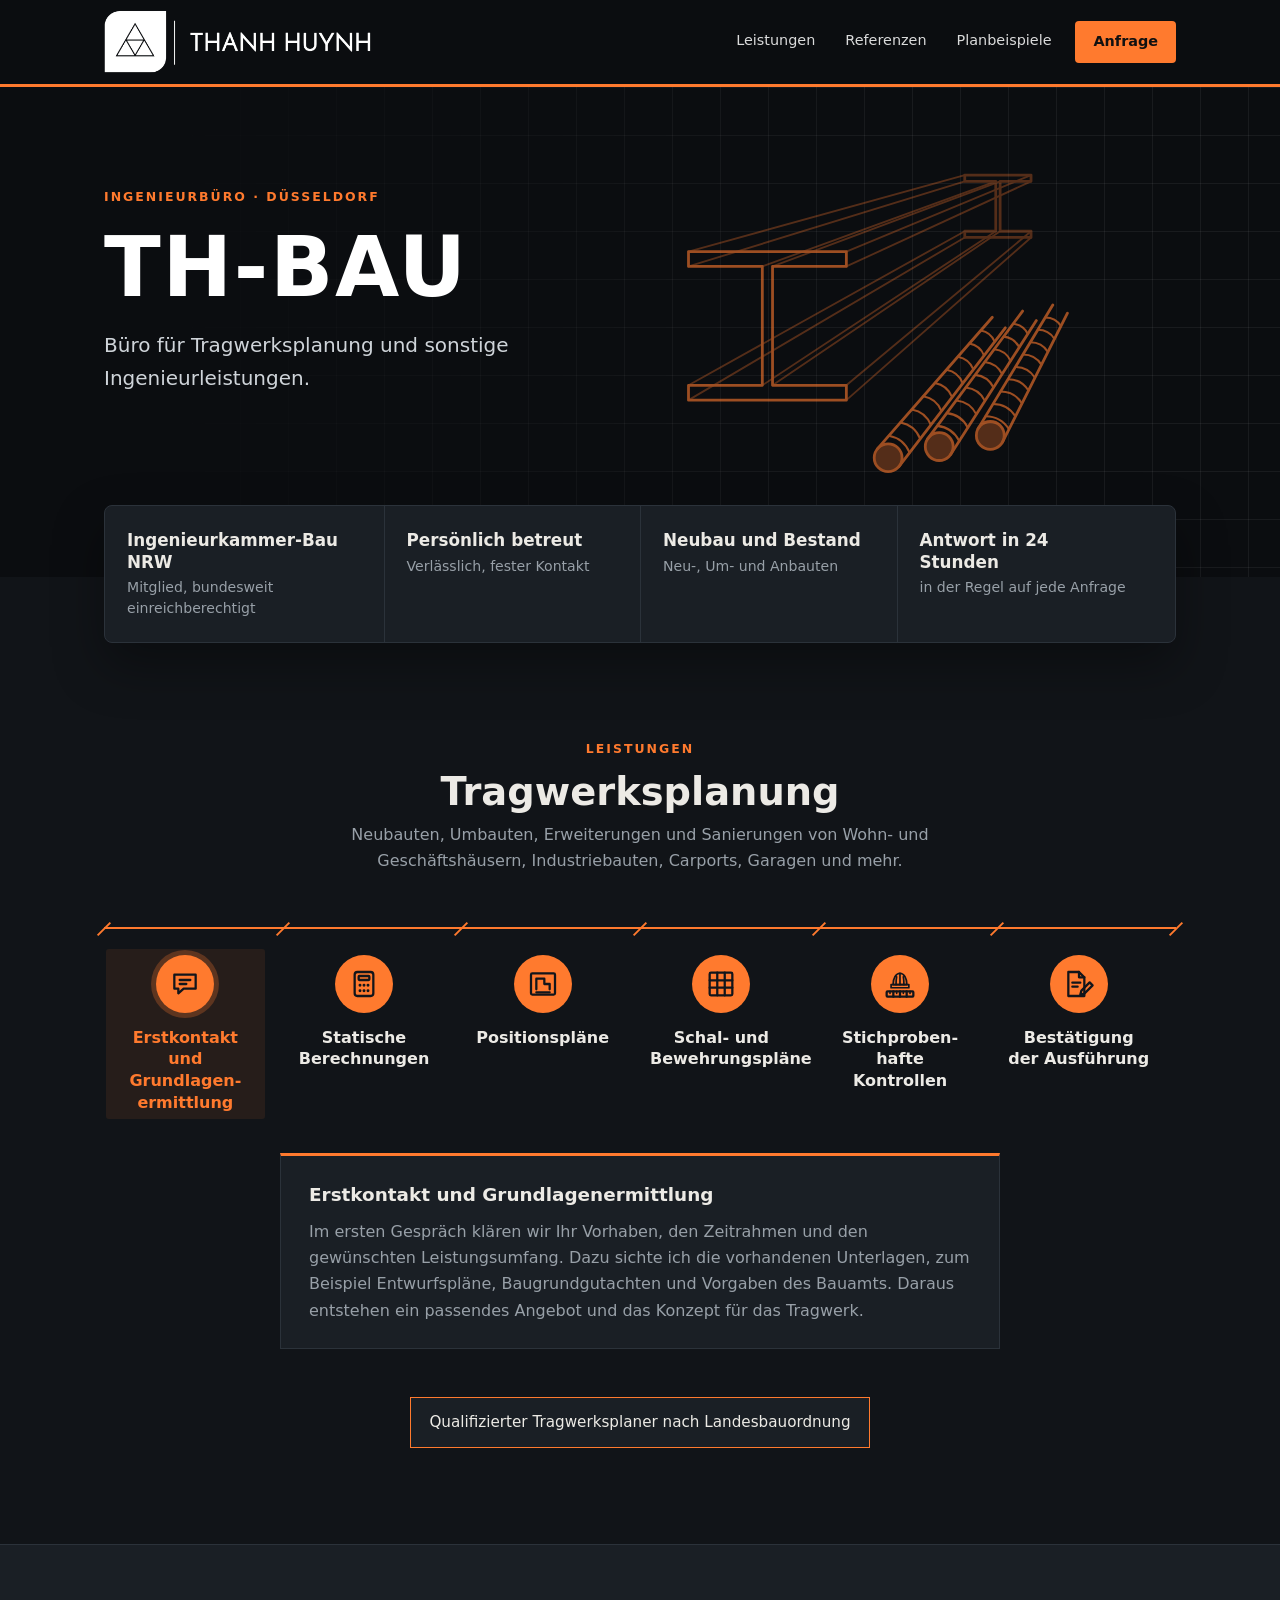
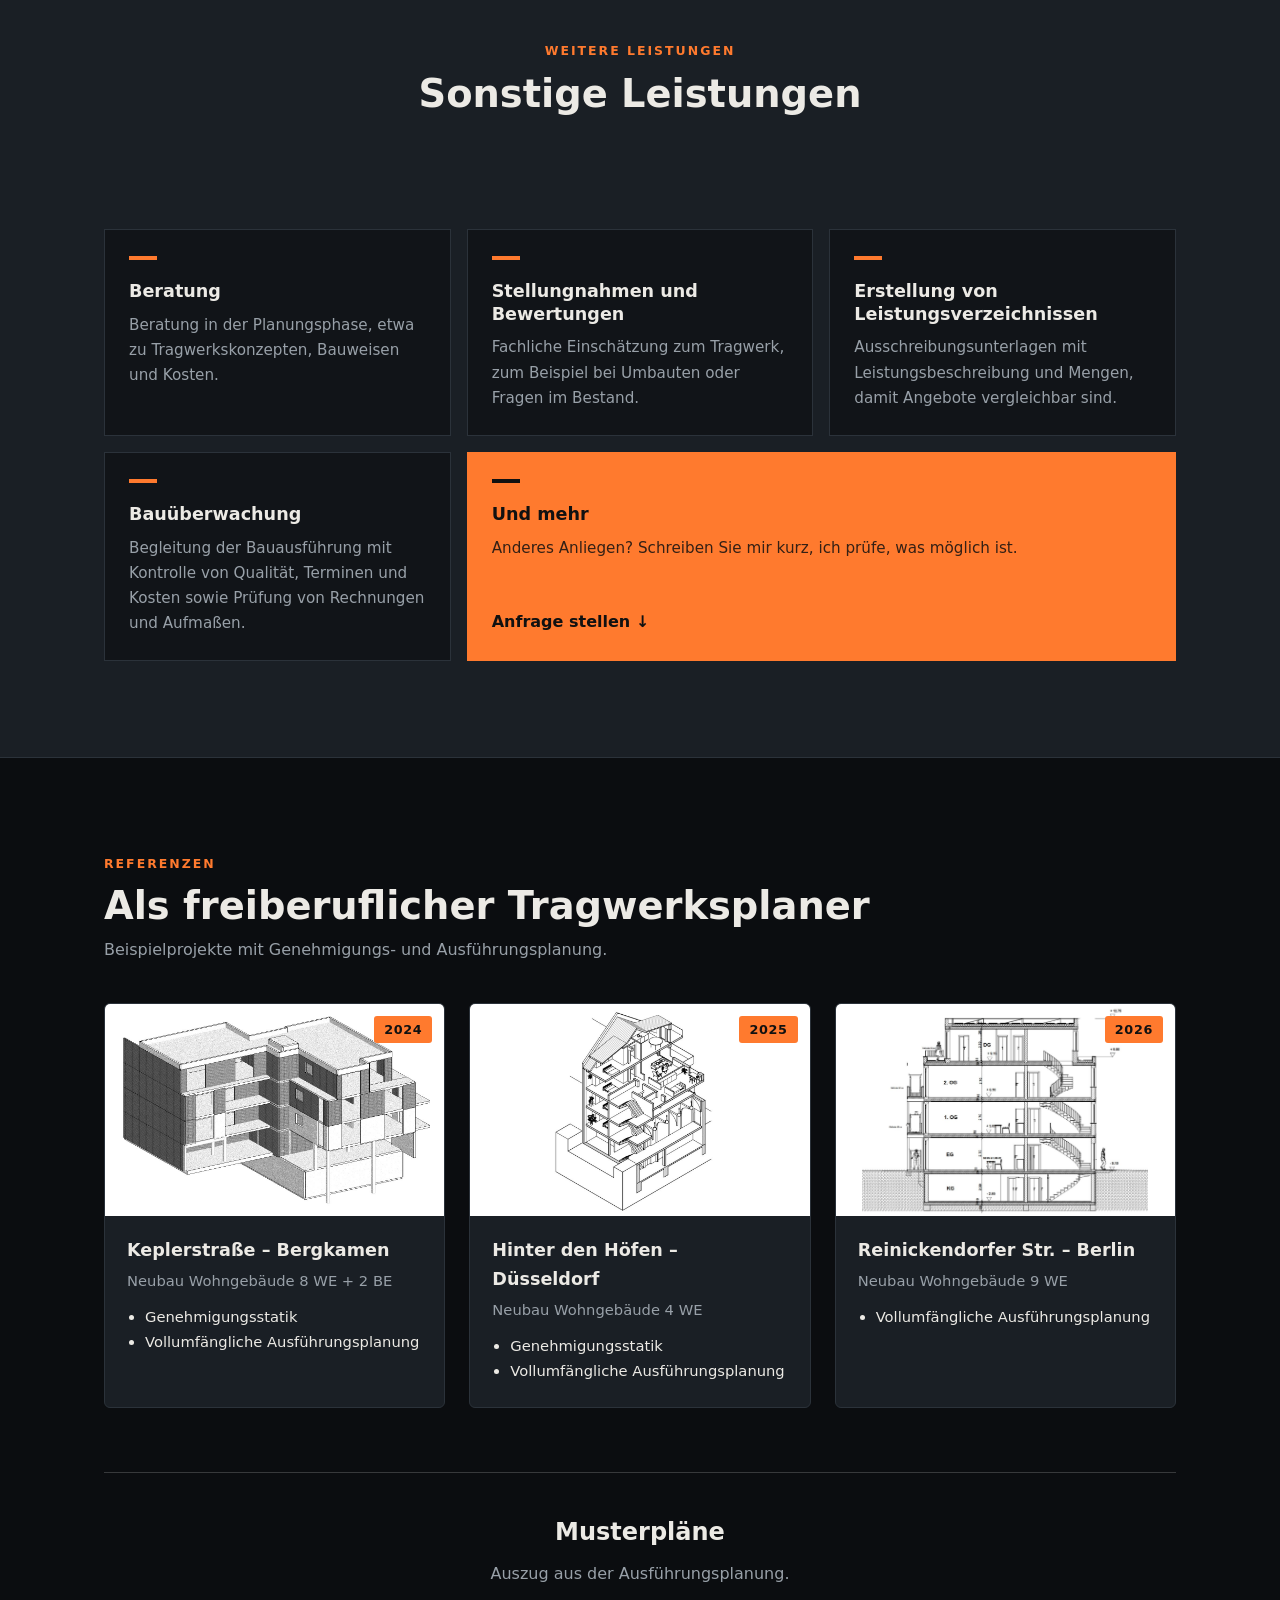
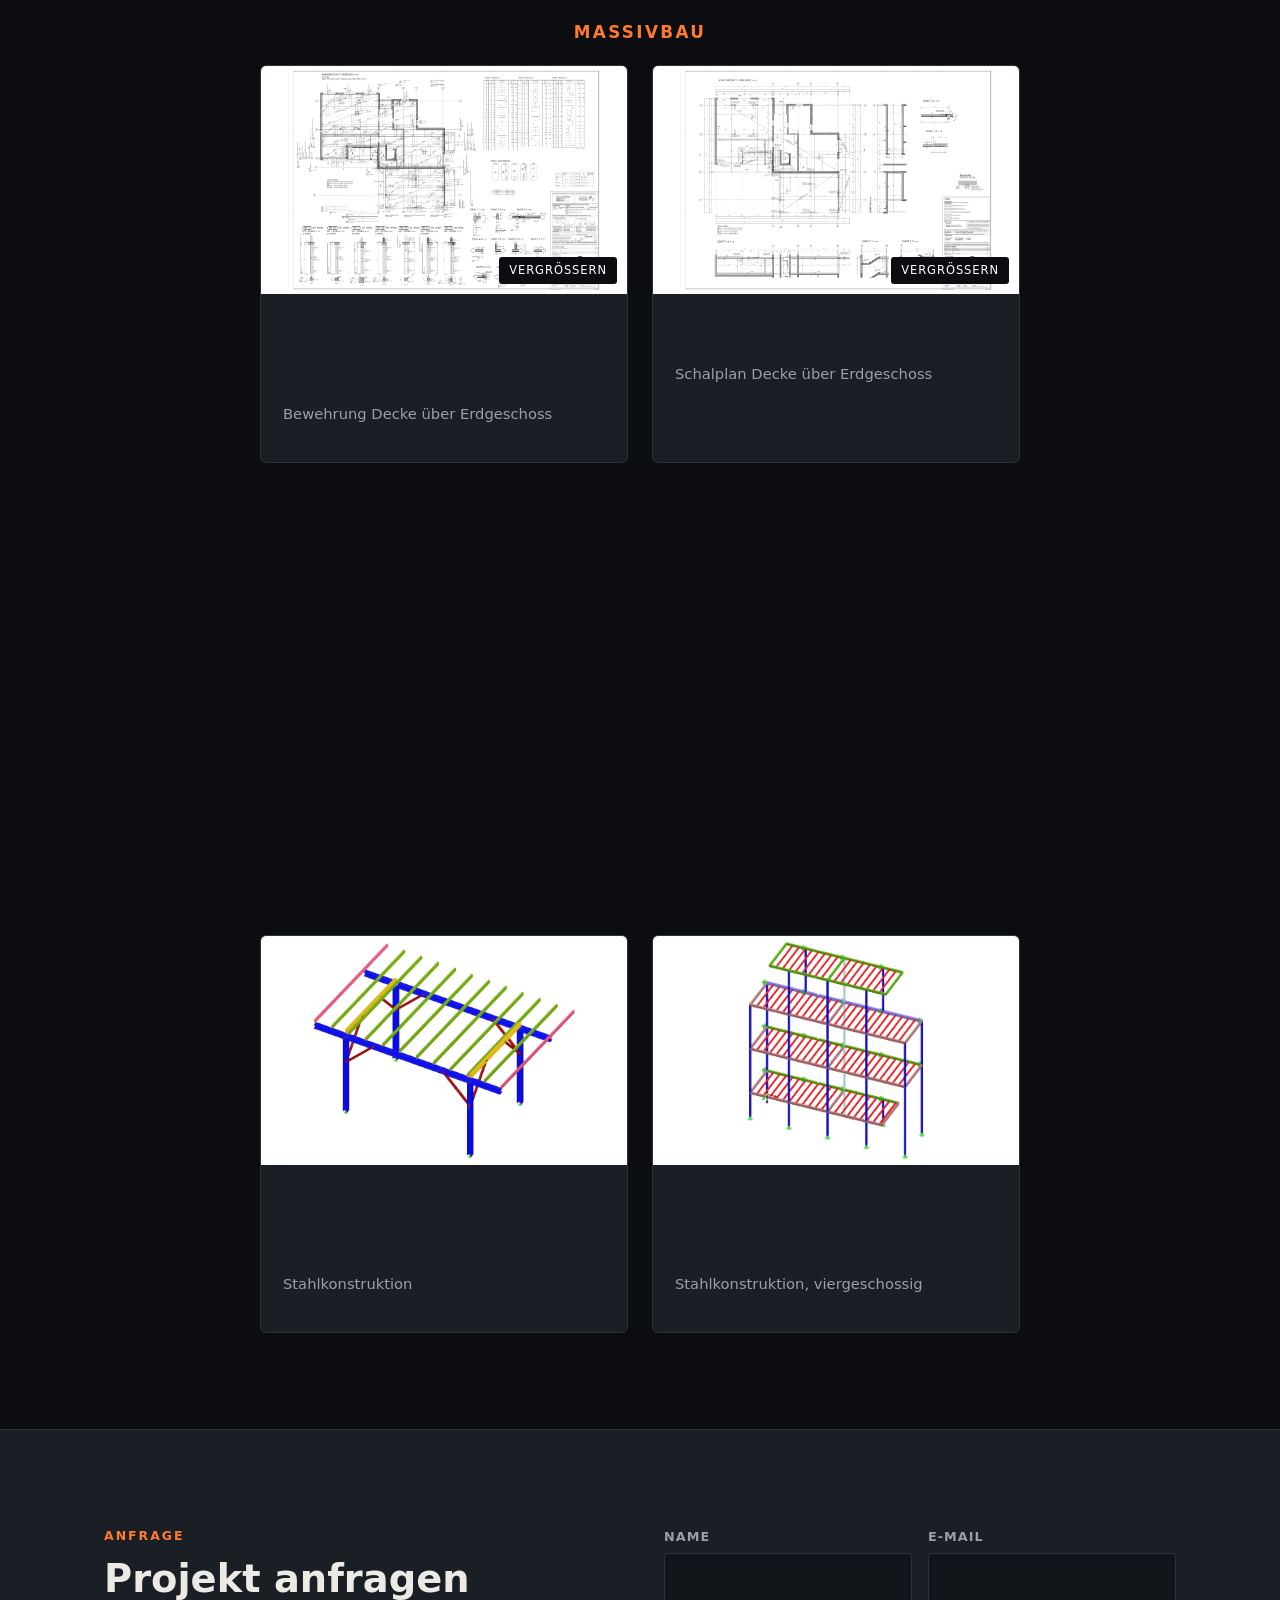
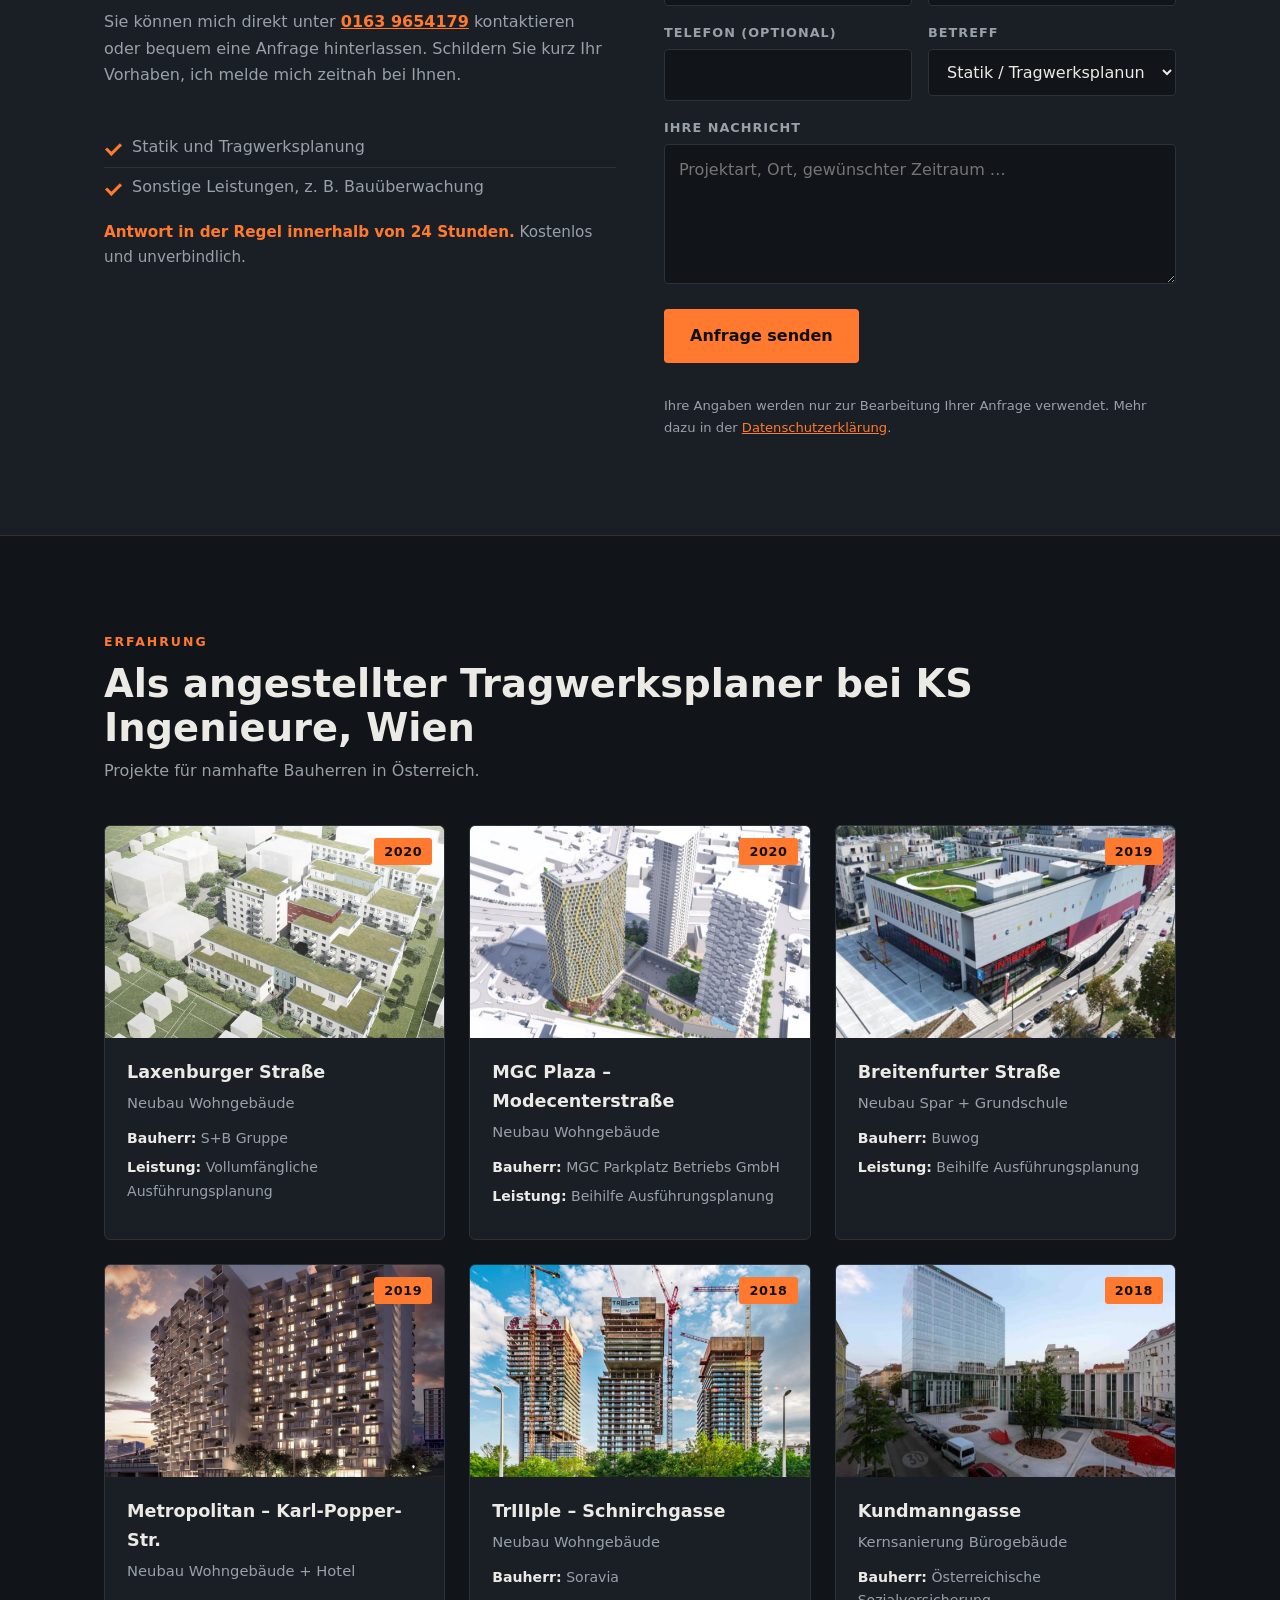
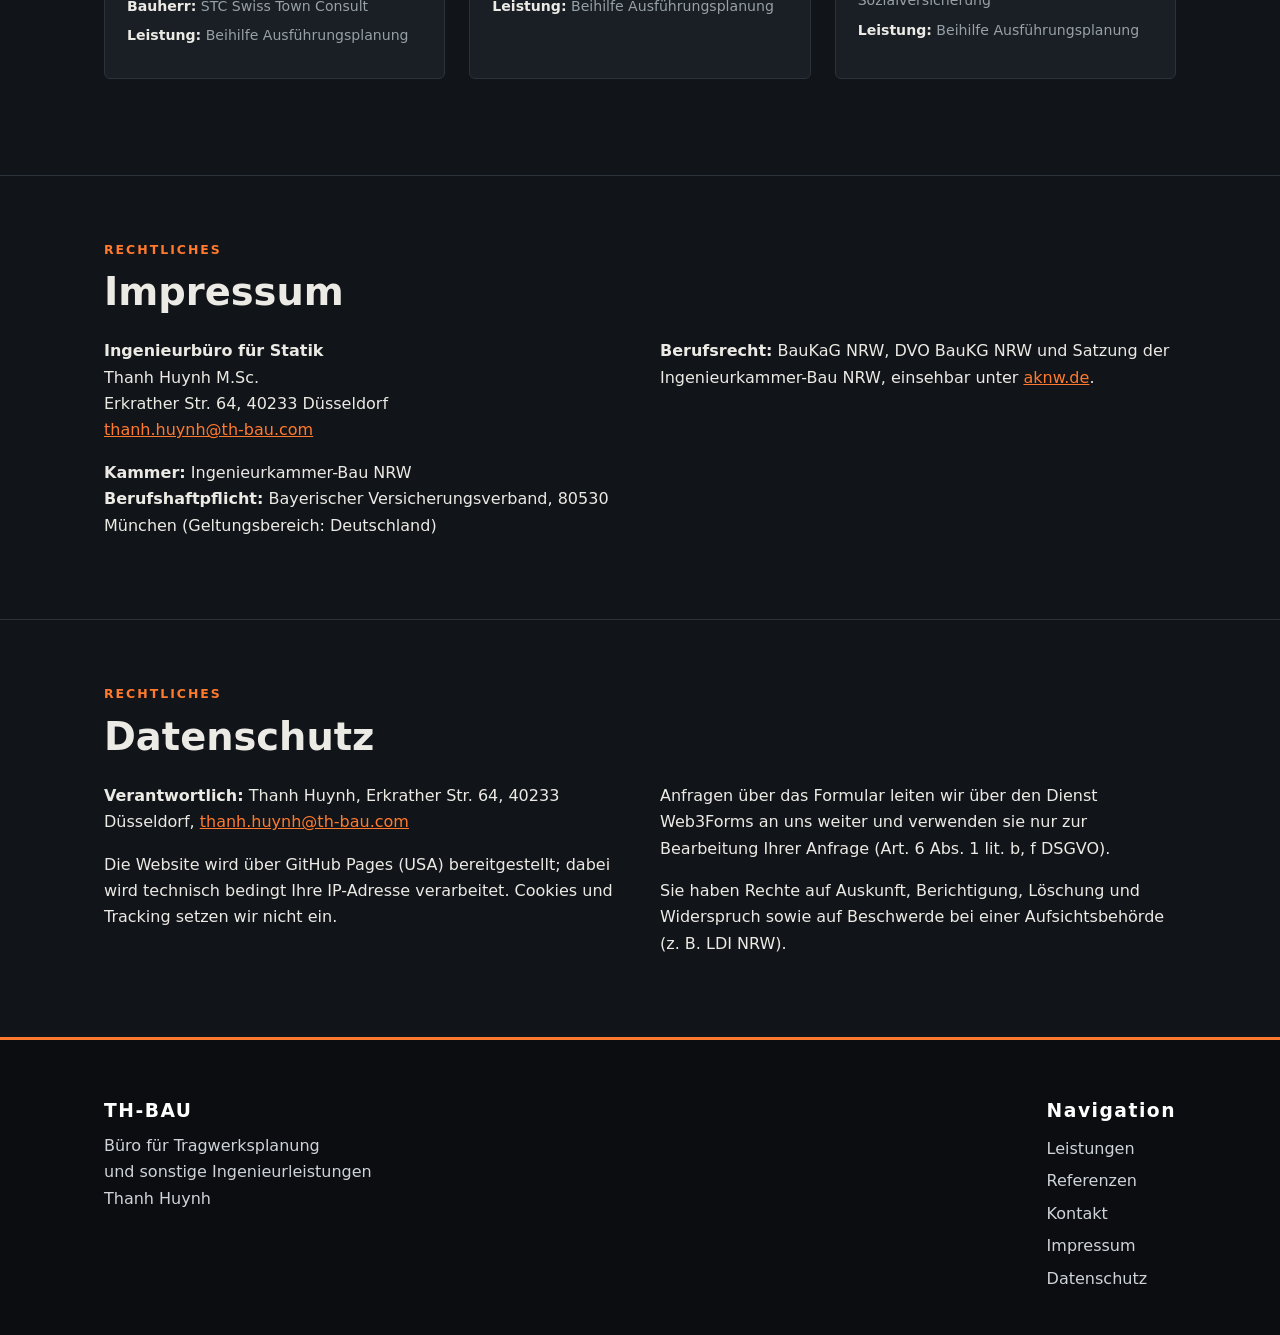
<file: design1.html>
<!DOCTYPE html>
<html lang="de" data-theme="dark">
<head>
<meta charset="utf-8">
<meta name="robots" content="noindex">
<meta name="viewport" content="width=device-width, initial-scale=1, viewport-fit=cover">
<title>TH-BAU – Büro für Tragwerksplanung und sonstige Ingenieurleistungen</title>
<meta name="description" content="TH-BAU – Ingenieurbüro Thanh Huynh in Düsseldorf: Tragwerksplanung, Statik sowie Schal- und Bewehrungspläne.">
<meta name="theme-color" content="#1b2026">
<meta name="color-scheme" content="dark">
<link rel="icon" href="data:image/svg+xml,%3Csvg xmlns='http://www.w3.org/2000/svg' viewBox='0 0 64 64'%3E%3Crect width='64' height='64' rx='12' fill='%231b2026'/%3E%3Cpath d='M32 10 55 52H9Z' fill='none' stroke='white' stroke-width='4' stroke-linejoin='round'/%3E%3Cpath d='M21 31H43L32 52Z' fill='none' stroke='white' stroke-width='4' stroke-linejoin='round'/%3E%3C/svg%3E">
<meta property="og:type" content="website">
<meta property="og:locale" content="de_DE">
<meta property="og:title" content="TH-BAU – Tragwerksplanung und Statik">
<meta property="og:description" content="TH-BAU – Ingenieurbüro Thanh Huynh in Düsseldorf: Tragwerksplanung, Statik sowie Schal- und Bewehrungspläne.">
<meta property="og:url" content="https://www.th-bau.com/">
<meta property="og:image" content="https://www.th-bau.com/images/og-logo.jpg">
<meta property="og:image:width" content="1200">
<meta property="og:image:height" content="630">
<meta property="og:image:alt" content="Logo TH-BAU, Thanh Huynh, Ingenieurbüro für Statik">
<meta name="twitter:card" content="summary_large_image">
<script type="application/ld+json">{"@context":"https://schema.org","@type":"ProfessionalService","name":"TH-BAU – Ingenieurbüro für Statik","founder":"Thanh Huynh","url":"https://www.th-bau.com/","email":"thanh.huynh@th-bau.com","telephone":"+49 163 9654179","address":{"@type":"PostalAddress","streetAddress":"Erkrather Str. 64","postalCode":"40233","addressLocality":"Düsseldorf","addressCountry":"DE"},"areaServed":"DE","knowsAbout":["Tragwerksplanung","Statik","Bewehrungsplanung"]}</script>

<style>
:root{--bg:#f4f2ee;--surf:#fff;--ink:#16191d;--mute:#5c636b;--line:#d9d5cc;--dark:#1b2026;--accent:#e8590c;--accent-ink:#fff;--grid:rgba(255,255,255,.07);
box-sizing:border-box;padding-top:env(safe-area-inset-top,0px);padding-bottom:env(safe-area-inset-bottom,0px);color-scheme:light}
@media (prefers-color-scheme:dark){:root:not([data-theme="light"]){--bg:#111418;--surf:#1a1f25;--ink:#eceae5;--mute:#98a0a8;--line:#2b323a;--dark:#0b0d10;--accent:#ff7a2e;--accent-ink:#111;color-scheme:dark}}
:root[data-theme="dark"]{--bg:#111418;--surf:#1a1f25;--ink:#eceae5;--mute:#98a0a8;--line:#2b323a;--dark:#0b0d10;--accent:#ff7a2e;--accent-ink:#111;color-scheme:dark}
html{scroll-behavior:smooth;scroll-padding-top:calc(104px + env(safe-area-inset-top,0px))}
*{box-sizing:border-box}
body{margin:0;background:var(--bg);color:var(--ink);font:16px/1.65 system-ui,-apple-system,"Segoe UI",Roboto,Helvetica,Arial,sans-serif}
body::before{content:"";position:fixed;inset:0 0 auto;height:env(safe-area-inset-top,0px);background:var(--dark);z-index:10}
a{color:inherit}
.wrap{max-width:1120px;margin:0 auto;padding:0 24px}
header{position:sticky;top:env(safe-area-inset-top,0px);z-index:9;background:var(--dark);color:#fff;border-bottom:3px solid var(--accent)}
header .wrap{display:flex;align-items:center;justify-content:space-between;flex-wrap:wrap;gap:6px 16px;min-height:84px;padding-top:8px;padding-bottom:8px}
.logo{display:block;line-height:0}
.logo img{height:68px;width:auto;display:block}
nav{display:flex;gap:6px;flex-wrap:wrap}
nav a{text-decoration:none;font-size:.9rem;padding:8px 12px;border-radius:4px;opacity:.85}
nav a.cta{background:var(--accent);color:var(--accent-ink);font-weight:700;opacity:1;padding:9px 18px;margin-left:6px}
nav a.cta:hover{filter:brightness(1.1);background:var(--accent)}
nav a:hover{opacity:1;background:rgba(255,255,255,.1)}
.hero{background:var(--dark);color:#fff;position:relative;overflow:hidden}
.hero .wrap{padding-top:96px;padding-bottom:104px;position:relative}
.heroart{position:absolute;right:calc(max(0px,(100% - 1120px)/2) + 24px);top:50%;transform:translateY(-50%);width:min(46%,520px);height:auto;color:var(--accent);opacity:.45;pointer-events:none}@media (max-width:760px){.heroart{width:88%;right:-14%;opacity:.14}}
.tag{display:inline-block;font-size:.78rem;font-weight:700;letter-spacing:.16em;text-transform:uppercase;color:var(--accent);margin-bottom:18px}
h1{font-size:clamp(2.6rem,8vw,5.2rem);line-height:1;margin:0 0 20px;letter-spacing:.02em;font-weight:800}
.hero p{font-size:1.25rem;max-width:560px;margin:0 0 32px;color:#cfd4d9}
.btn{display:inline-block;background:var(--accent);color:var(--accent-ink);font-weight:700;text-decoration:none;padding:14px 26px;border-radius:4px}
.btn.ghost{background:none;color:inherit;border:2px solid currentColor;margin-left:8px}
.who{margin-top:44px;padding-top:20px;border-top:1px solid rgba(255,255,255,.2);display:inline-block;color:#aeb5bc;font-size:.95rem}
.who b{color:#fff}
section{padding:80px 0}
h2{font-size:clamp(1.7rem,4vw,2.4rem);margin:0 0 8px;line-height:1.15}
.sub{color:var(--mute);margin:0 0 40px;max-width:640px}
.kicker{font-size:.78rem;font-weight:700;letter-spacing:.16em;text-transform:uppercase;color:var(--accent);display:block;margin-bottom:10px}
.grid2{display:grid;grid-template-columns:repeat(auto-fit,minmax(min(100%,420px),1fr));gap:24px}
.card{background:var(--surf);border:1px solid var(--line);border-top:5px solid var(--accent);border-radius:6px;padding:32px}
.card h3{margin:0 0 6px;font-size:1.2rem;letter-spacing:.04em}
.card .lead{color:var(--mute);margin:0 0 18px}
.card h4{margin:0 0 8px;font-size:.8rem;letter-spacing:.12em;text-transform:uppercase;color:var(--mute)}
ul.chk{list-style:none;margin:0;padding:0}
ul.chk li{padding:6px 0 6px 28px;position:relative;border-bottom:1px solid var(--line)}
ul.chk li:last-child{border:0}
ul.chk li::before{content:"";position:absolute;left:2px;top:15px;width:12px;height:6px;border-left:3px solid var(--accent);border-bottom:3px solid var(--accent);transform:rotate(-45deg)}
.note{margin-top:22px;padding:14px 16px;background:var(--bg);border-left:4px solid var(--accent);font-size:.95rem}
.note a{color:var(--accent);font-weight:700}
.dark{background:var(--dark);color:#eceae5}
.dark .sub{color:#98a0a8}
.projects{display:grid;grid-template-columns:repeat(auto-fill,minmax(min(100%,320px),1fr));gap:24px}
.proj{background:var(--surf);border:1px solid var(--line);border-radius:6px;overflow:hidden;color:var(--ink);display:flex;flex-direction:column}
.ph{aspect-ratio:16/10;background:repeating-linear-gradient(45deg,var(--bg),var(--bg) 12px,var(--line) 12px,var(--line) 13px);display:grid;place-items:center;color:var(--mute);font-size:.8rem;letter-spacing:.12em;text-transform:uppercase;position:relative}
.ph.plan{background-image:linear-gradient(var(--line) 1px,transparent 1px),linear-gradient(90deg,var(--line) 1px,transparent 1px);background-size:20px 20px}
.ph img{position:absolute;inset:0;width:100%;height:100%;object-fit:cover}
.year{position:absolute;top:12px;right:12px;background:var(--accent);color:var(--accent-ink);font-weight:700;font-size:.8rem;padding:3px 10px;border-radius:3px;letter-spacing:.05em;z-index:1}
.body{padding:20px 22px 24px}
.body h3{margin:0 0 4px;font-size:1.1rem}
.body .type{color:var(--mute);font-size:.92rem;margin:0 0 12px}
.body ul{margin:0;padding-left:18px;font-size:.92rem}
.meta{font-size:.88rem;color:var(--mute);margin:0 0 6px}
.meta b{color:var(--ink)}
.ph.plan.has{background:#fff;cursor:zoom-in}
.ph.plan.has img{object-fit:contain;padding:4px}
.ph.plan.has{overflow:hidden}
.ph.plan.has img{transition:transform .35s ease}
.ph.plan.has:hover img,.ph.plan.has:focus-visible img{transform:scale(1.08)}
.ph.plan.has .zh{transition:background .2s,color .2s}
.ph.plan.has:hover .zh{background:var(--accent);color:var(--accent-ink)}
@media (prefers-reduced-motion:reduce){.ph.plan.has img{transition:none}}
.zh{position:absolute;right:10px;bottom:10px;background:var(--dark);color:#fff;font-size:.72rem;letter-spacing:.08em;padding:4px 10px;border-radius:3px;z-index:1}
.ph.zoom{cursor:zoom-in;overflow:hidden}
.ph.zoom:not(.plan) .zh{opacity:0;transition:opacity .2s}
.ph.zoom:not(.plan):hover .zh,.ph.zoom:not(.plan):focus-visible .zh{opacity:1}
@media (prefers-reduced-motion:reduce){.ph.zoom img{transition:none}}
#lb{position:fixed;inset:0;z-index:50;background:rgba(0,0,0,.98);display:none;overflow:hidden;touch-action:none;overscroll-behavior:contain;-webkit-user-select:none;user-select:none}
#lb.on{display:block}
#lb img{position:absolute;left:0;top:0;transform-origin:0 0;max-width:none;background:#fff;cursor:grab;-webkit-user-drag:none;user-select:none;will-change:transform}
#lb img.drag{cursor:grabbing}
#lb .bar{position:fixed;top:0;left:0;right:0;z-index:51;display:flex;align-items:center;gap:8px;padding:calc(8px + env(safe-area-inset-top,0px)) 12px 8px;background:rgba(0,0,0,.82)}
#lb .t{flex:1;min-width:0;color:#cfd4d9;font-size:.72rem;line-height:1.25;overflow:hidden;display:-webkit-box;-webkit-line-clamp:2;-webkit-box-orient:vertical}
#lb .b{border:0;cursor:pointer;font:inherit;font-weight:700;background:rgba(255,255,255,.16);color:#fff;min-width:42px;height:40px;border-radius:6px;font-size:1.2rem;line-height:1}
#lb .x{background:var(--accent);color:var(--accent-ink);font-size:.9rem;padding:0 14px}
.plans-wrap{margin-top:64px;padding-top:40px;border-top:1px solid rgba(255,255,255,.18);text-align:center}
.plans-wrap h3{margin:0 0 8px;font-size:1.5rem}
.plans-wrap .sub{margin:0 auto 32px}
.plans{display:grid;grid-template-columns:repeat(3,minmax(0,1fr));gap:24px;max-width:1120px;margin:0 auto;text-align:left}
.grp{margin:0 0 18px;font-size:1.05rem;letter-spacing:.14em;text-transform:uppercase;color:var(--accent)}
.plans.two{grid-template-columns:repeat(2,minmax(0,1fr));max-width:760px}
@media (max-width:900px){.plans,.plans.two{grid-template-columns:1fr;max-width:560px}}
.anfrage{background:var(--surf);border-top:1px solid var(--line);border-bottom:1px solid var(--line)}
.aw{display:grid;grid-template-columns:repeat(auto-fit,minmax(min(100%,320px),1fr));gap:48px;align-items:start}
.aw ul{margin:20px 0 0;padding:0;list-style:none;color:var(--mute)}
.aw li{padding:4px 0}
form.f{display:grid;grid-template-columns:1fr 1fr;gap:16px}
.f label{display:block;font-size:.8rem;font-weight:700;letter-spacing:.08em;text-transform:uppercase;color:var(--mute);margin-bottom:6px}
.f .full{grid-column:1/-1}
.f input,.f select,.f textarea{width:100%;font:inherit;color:var(--ink);background:var(--bg);border:1px solid var(--line);border-radius:4px;padding:12px 14px}
.f input:focus,.f select:focus,.f textarea:focus{outline:2px solid var(--accent);outline-offset:1px}
.f textarea{min-height:140px;resize:vertical}
.f button{border:0;cursor:pointer;font:inherit;font-weight:700}
#st{font-size:.92rem;color:var(--mute);margin:0}
#st a{color:var(--accent);font-weight:700}
@media (max-width:640px){form.f{grid-template-columns:1fr}}
.lz{text-align:center}
.lz .sub{margin:0 auto 52px}
.chain{display:flex;max-width:1120px;margin:0 auto}
.chain>div{flex:1 1 0;min-width:0;position:relative;border-top:2px solid var(--accent);padding:26px 10px 0}
.chain>div::before,.chain>div:last-child::after{content:"";position:absolute;top:-1px;width:18px;border-top:2.5px solid var(--accent);transform:translate(-50%,0) rotate(-45deg)}
.chain>div::before{left:0}
.chain>div:last-child::after{right:0;transform:translate(50%,0) rotate(-45deg)}
.chain b{display:block;font-size:1rem;line-height:1.35;hyphens:manual}
.chain .stb{display:block;width:100%;background:none;border:0;font:inherit;color:inherit;text-align:center;cursor:pointer;padding:6px 8px;margin:-6px -8px;border-radius:3px;transition:color .2s,background .2s}
.chain .stb:hover,.chain .stb:focus-visible,.chain .stb[aria-pressed="true"]{color:var(--accent);background:rgba(255,122,46,.09)}
.chain .ico{width:58px;height:58px;border-radius:50%;background:var(--accent);display:grid;place-items:center;margin:0 auto 14px}
.chain .ico svg{width:32px;height:32px;fill:none;stroke:#12151b;stroke-width:1.7;stroke-linecap:round;stroke-linejoin:round}
.chain .desc{display:none}
.chainpanel{max-width:720px;min-height:11.5rem;margin:40px auto 0;padding:24px 28px;background:var(--surf);border:1px solid var(--line);border-top:3px solid var(--accent);text-align:left}
.chainpanel h3,.chain .desc h3{margin:0 0 8px;font-size:1.15rem}
.chainpanel p,.chain .desc p{margin:0;color:var(--mute)}
.ex{display:inline-block;margin-top:12px;color:var(--accent);font-weight:600;text-decoration:none}
.ex:hover{text-decoration:underline}
.chips{display:grid;grid-template-columns:minmax(0,460px);justify-content:center;gap:10px;margin:48px auto 0}
.chip{display:flex;align-items:center;justify-content:center;text-align:center;border:1px solid var(--accent);background:var(--surf);padding:12px 16px;font-size:.95rem}
@media (max-width:900px){.chips{grid-template-columns:minmax(0,520px)}.chainpanel{display:none}.chain .st[data-open] .desc{display:block;padding:10px 0 0}.chain .stb{text-align:left;display:flex;align-items:center;gap:14px}.chain .ico{width:44px;height:44px;margin:0;flex:none}.chain .ico svg{width:25px;height:25px}.chain .desc h3{display:none}.chain{flex-direction:column;border-left:2px solid var(--accent);margin-left:12px;max-width:none;text-align:left}
.chain>div{border-top:0;padding:14px 0 14px 22px}
.chain>div::before{left:-1px;top:50%;transform:translate(-50%,-50%) rotate(-45deg)}
.chain>div:last-child::after{display:none}}
@media (prefers-reduced-motion:reduce){.chain a,.chain a small{transition:none}}
.sonst{background:var(--surf);border-top:1px solid var(--line);border-bottom:1px solid var(--line)}
.sgrid{display:grid;grid-template-columns:repeat(3,minmax(0,1fr));gap:16px;text-align:left}
.scard{background:var(--bg);border:1px solid var(--line);padding:26px 24px 24px;display:flex;flex-direction:column;gap:10px;color:inherit;text-decoration:none}
.scard::before{content:"";width:28px;height:4px;background:var(--accent);margin-bottom:10px}
.scard h3{margin:0;font-size:1.1rem;line-height:1.3}
.scard p{margin:0;color:var(--mute);font-size:.95rem}
.scta{background:var(--accent);border-color:var(--accent);color:var(--accent-ink);justify-content:flex-start}
.scta::before{background:var(--accent-ink)}
.scta p{color:inherit;opacity:.85}
.scta span{margin-top:auto;padding-top:8px;font-weight:700}
.scta{grid-column:span 2}
.scta:hover{filter:brightness(1.08)}
@media (max-width:900px){.sgrid{grid-template-columns:repeat(2,minmax(0,1fr))}}
@media (max-width:560px){.sgrid{grid-template-columns:1fr}.scta{grid-column:auto}}
.imp{padding:64px 0;border-top:1px solid var(--line)}
.impg{display:grid;grid-template-columns:repeat(auto-fit,minmax(min(100%,340px),1fr));gap:40px;margin-top:24px}
.impg p{margin:0 0 16px}
.impg ol{margin:0 0 16px;padding-left:20px}
.imp a{color:var(--accent);word-break:break-word}
footer{background:var(--dark);color:#cfd4d9;padding:56px 0 40px;border-top:3px solid var(--accent)}
footer .wrap{display:flex;flex-wrap:wrap;gap:32px;justify-content:space-between}
footer h3{color:#fff;margin:0 0 6px;letter-spacing:.08em}
footer a{display:block;text-decoration:none;padding:3px 0}
footer a:hover{color:var(--accent)}
@media (max-width:640px){.logo img{height:52px}nav a{padding:8px 8px;font-size:.82rem}.btn.ghost{margin:10px 0 0}section{padding:56px 0}.hero .wrap{padding-top:64px;padding-bottom:72px}}
@media (max-width:640px){
header .wrap{flex-direction:column;align-items:stretch;gap:6px}
nav{width:100%;flex-wrap:nowrap;justify-content:space-between;gap:2px}
nav a{padding:8px 6px;font-size:.8rem;white-space:nowrap}
nav a.cta{padding:8px 14px;margin-left:auto}
}

/* ---- Modern: Fakten, Bewegung, Hover, mobile Leiste ---- */
section{padding:96px 0}
.facts{position:relative;z-index:2;background:var(--dark);border-top:1px solid rgba(255,255,255,.1)}
.facts .wrap{display:grid;grid-template-columns:repeat(4,minmax(0,1fr))}
.fact{padding:24px 22px;border-left:1px solid rgba(255,255,255,.14);color:#cfd4d9;min-width:0}
.fact:first-child{border-left:0;padding-left:0}
.fact b{display:block;color:#fff;font-size:1.05rem;line-height:1.3;margin-bottom:4px}
.fact span{display:block;font-size:.88rem;line-height:1.45}
.fact i{font-style:normal;color:var(--accent)}
@media (max-width:900px){.facts .wrap{grid-template-columns:repeat(2,minmax(0,1fr))}.fact:nth-child(3){border-left:0;padding-left:0}.fact:nth-child(n+3){border-top:1px solid rgba(255,255,255,.14)}.fact:nth-child(odd){padding-left:0}}
@media (max-width:480px){.fact{padding:16px 14px}.fact b{font-size:.95rem}.fact span{font-size:.8rem}.facts[data-v="b"] .wrap{padding:0 8px}}
/* Variante A: Modellkarte */
.heromodel{display:none}
.hero[data-v="a"] .heroart{top:44%;width:min(58%,640px);right:calc(max(0px,(100% - 1120px)/2) - 60px);opacity:.3}
.hero[data-v="a"] .heromodel{display:block;position:absolute;z-index:1;right:calc(max(0px,(100% - 1120px)/2) + 24px);top:50%;transform:translateY(-50%) rotate(2deg);width:min(34%,380px);margin:0;background:#fff;padding:14px 14px 10px;border-radius:4px;box-shadow:0 28px 60px rgba(0,0,0,.5)}
.heromodel img{display:block;width:100%;aspect-ratio:4/3;object-fit:contain}
.heromodel figcaption{font-size:.72rem;letter-spacing:.1em;text-transform:uppercase;color:#4c5660;margin-top:8px;font-weight:600}
@media (max-width:900px){.hero[data-v="a"] .heromodel{display:none}.hero[data-v="a"] .heroart{width:88%;right:-14%;opacity:.14}}
/* Variante B: Konstruktionsraster */
.hero[data-v="b"]::before{content:"";position:absolute;inset:0;background-image:linear-gradient(rgba(255,255,255,.06) 1px,transparent 1px),linear-gradient(90deg,rgba(255,255,255,.06) 1px,transparent 1px);background-size:48px 48px;-webkit-mask-image:linear-gradient(90deg,transparent 10%,#000 70%);mask-image:linear-gradient(90deg,transparent 10%,#000 70%);pointer-events:none}
.hero[data-v="b"] .heroart{width:min(46%,520px);top:43%;opacity:.6}
.hero[data-v="b"] .wrap{padding-bottom:150px}
.facts[data-v="b"]{background:none;border:0;margin-top:-72px}
.facts[data-v="b"] .wrap{background:var(--surf);border:1px solid var(--line);border-radius:8px;box-shadow:0 22px 50px rgba(0,0,0,.35);padding:0 22px;width:calc(100% - 48px);max-width:1072px}
.facts[data-v="b"] .fact{color:var(--mute)}
.facts[data-v="b"] .fact b{color:var(--ink)}
.facts[data-v="b"] .fact{border-color:var(--line)}
@media (max-width:900px){.hero[data-v="b"] .heroart{width:88%;right:-14%;opacity:.2}.hero[data-v="b"] .wrap{padding-bottom:120px}}
@media (max-width:380px){.fact{padding:14px 10px}.fact b{font-size:.9rem}.fact span{font-size:.76rem}}
/* Bewegung */
.js .rv{opacity:0;transform:translateY(18px);transition:opacity .7s ease,transform .7s ease;transition-delay:var(--d,0s)}
.js .rv.in{opacity:1;transform:none}
@media (prefers-reduced-motion:reduce){.js .rv{opacity:1;transform:none;transition:none}}
/* Hover */
.proj,.scard{transition:transform .25s ease,box-shadow .25s ease,border-color .25s ease}
.proj:hover,.scard:hover{transform:translateY(-4px);box-shadow:0 18px 36px rgba(0,0,0,.28);border-color:var(--accent)}
@media (prefers-reduced-motion:reduce){.proj:hover,.scard:hover{transform:none}}
.js .proj.rv.in:hover,.js .scard.rv.in:hover{transform:translateY(-4px)}
.js .proj.rv.in,.js .scard.rv.in{transition:transform .25s ease,box-shadow .25s ease,border-color .25s ease}
/* Antwortzeit */
.react{margin:14px 0 0;font-size:.95rem;color:var(--mute)}
.react b{color:var(--accent)}
/* Hover: Symbole in der Massekette */
.chain .ico{transition:transform .28s cubic-bezier(.2,.8,.2,1),box-shadow .28s ease}
.chain .ico svg{transition:transform .28s cubic-bezier(.2,.8,.2,1)}
.chain .stb:focus-visible .ico,.chain .stb[aria-pressed="true"] .ico{box-shadow:0 0 0 5px color-mix(in srgb,var(--accent) 26%,transparent)}
@media (hover:hover){.chain .stb:hover .ico,.chain .stb:focus-visible .ico{transform:translateY(-7px);box-shadow:0 0 0 6px color-mix(in srgb,var(--accent) 28%,transparent),0 14px 22px rgba(0,0,0,.35)}.chain .stb:hover .ico svg,.chain .stb:focus-visible .ico svg{transform:scale(1.12) rotate(-6deg)}}
@media (prefers-reduced-motion:reduce){.chain .ico,.chain .ico svg{transition:none}.chain .stb:hover .ico,.chain .stb:hover .ico svg{transform:none}}
/* Hinweis: erster Schritt pulsiert am Handy */
@keyframes hintring{0%{transform:scale(1);opacity:.9}100%{transform:scale(1.9);opacity:0}}
@keyframes hintbeat{0%,100%{transform:scale(1)}50%{transform:scale(1.1)}}
@keyframes hintfade{0%,100%{opacity:1}50%{opacity:.55}}
.chain .st.hint .ico{position:relative;animation:hintbeat 1.6s ease-in-out infinite}
.chain .st.hint .ico::after{content:"";position:absolute;left:0;top:0;right:0;bottom:0;border-radius:50%;border:3px solid var(--accent);pointer-events:none;animation:hintring 1.6s ease-out infinite}
.chain .st.hint .stb::after{content:"antippen";margin-left:auto;font-size:.72rem;letter-spacing:.08em;text-transform:uppercase;color:var(--accent);font-weight:600}
@media (min-width:901px){.chain .st.hint .ico{animation:none}.chain .st.hint .ico::after{content:none}.chain .st.hint .stb::after{content:none}}
@media (prefers-reduced-motion:reduce){.chain .st.hint .ico{animation:hintfade 1.6s ease-in-out infinite}.chain .st.hint .ico::after{animation:none;opacity:.5}}
</style>
</head>
<body>

<header>
  <div class="wrap">
    <a class="logo" href="#start" aria-label="Thanh Huynh – Startseite"><img src="images/thanh-huynh.png?v=3" alt="Thanh Huynh" width="1000" height="255"></a>
    <nav>
      <a href="#leistungen">Leistungen</a>
      <a href="#referenzen">Referenzen</a>
      <a href="#musterplaene">Planbeispiele</a>
      <a class="cta" href="#anfrage">Anfrage</a>
    </nav>
  </div>
</header>

<main id="start">
<div class="hero" data-v="b">
<svg class="heroart" viewBox="0 0 560 400" aria-hidden="true"><g fill="none" stroke="currentColor" stroke-width="3" stroke-linejoin="round" stroke-linecap="round"><g opacity=".5"><path d="M332.5 67.6L403.9 67.6L403.9 74.4L370.6 74.4L370.6 128.1L403.9 128.1L403.9 134.8L332.5 134.8L332.5 128.1L365.9 128.1L365.9 74.4L332.5 74.4Z"/><path stroke-width="2" d="M35.0 150.0L332.5 67.6"/><path stroke-width="2" d="M205.0 150.0L403.9 67.6"/><path stroke-width="2" d="M205.0 166.0L403.9 74.4"/><path stroke-width="2" d="M125.5 166.0L370.6 74.4"/><path stroke-width="2" d="M125.5 294.0L370.6 128.1"/><path stroke-width="2" d="M205.0 294.0L403.9 128.1"/><path stroke-width="2" d="M205.0 310.0L403.9 134.8"/><path stroke-width="2" d="M35.0 310.0L332.5 134.8"/><path stroke-width="2" d="M35.0 294.0L332.5 128.1"/><path stroke-width="2" d="M114.5 294.0L365.9 128.1"/><path stroke-width="2" d="M114.5 166.0L365.9 74.4"/><path stroke-width="2" d="M35.0 166.0L332.5 74.4"/></g><path d="M35.0 150.0L205.0 150.0L205.0 166.0L125.5 166.0L125.5 294.0L205.0 294.0L205.0 310.0L35.0 310.0L35.0 294.0L114.5 294.0L114.5 166.0L35.0 166.0Z"/><path d="M261.6 381.5L376.2 232.1M238.4 362.5L362.2 220.7"/><circle cx="250" cy="372" r="15" fill="currentColor" fill-opacity=".5"/><path stroke-width="2.2" d="M273.1 366.6Q266.9 351.3 250.8 348.3"/><path stroke-width="2.2" d="M284.5 351.6Q278.6 337.0 263.2 334.1"/><path stroke-width="2.2" d="M296.0 336.7Q290.4 322.7 275.5 320.0"/><path stroke-width="2.2" d="M307.4 321.7Q302.1 308.4 287.9 305.8"/><path stroke-width="2.2" d="M318.9 306.8Q313.8 294.1 300.3 291.6"/><path stroke-width="2.2" d="M330.3 291.9Q325.5 279.8 312.7 277.4"/><path stroke-width="2.2" d="M341.8 276.9Q337.2 265.5 325.1 263.2"/><path stroke-width="2.2" d="M353.3 262.0Q348.9 251.2 337.5 249.1"/><path stroke-width="2.2" d="M364.7 247.0Q360.6 236.9 349.9 234.9"/><path d="M317.3 368.5L409.6 224.3M292.7 351.5L394.8 214.1"/><circle cx="305" cy="360" r="15" fill="currentColor" fill-opacity=".5"/><path stroke-width="2.2" d="M326.6 354.1Q319.2 339.4 302.9 337.7"/><path stroke-width="2.2" d="M335.8 339.7Q328.8 325.6 313.1 324.0"/><path stroke-width="2.2" d="M345.0 325.3Q338.3 311.8 323.3 310.3"/><path stroke-width="2.2" d="M354.2 310.8Q347.8 298.0 333.5 296.5"/><path stroke-width="2.2" d="M363.5 296.4Q357.3 284.2 343.7 282.8"/><path stroke-width="2.2" d="M372.7 282.0Q366.9 270.4 353.9 269.0"/><path stroke-width="2.2" d="M381.9 267.6Q376.4 256.6 364.2 255.3"/><path stroke-width="2.2" d="M391.2 253.2Q385.9 242.7 374.4 241.6"/><path stroke-width="2.2" d="M400.4 238.7Q395.5 228.9 384.6 227.8"/><path d="M373.1 355.3L443.1 216.4M346.9 340.7L427.3 207.6"/><circle cx="360" cy="348" r="15" fill="currentColor" fill-opacity=".5"/><path stroke-width="2.2" d="M380.1 341.4Q371.4 327.5 354.9 327.4"/><path stroke-width="2.2" d="M387.1 327.5Q378.7 314.2 363.0 314.1"/><path stroke-width="2.2" d="M394.1 313.6Q386.1 300.8 371.0 300.8"/><path stroke-width="2.2" d="M401.1 299.7Q393.4 287.5 379.1 287.5"/><path stroke-width="2.2" d="M408.1 285.8Q400.8 274.2 387.1 274.2"/><path stroke-width="2.2" d="M415.1 271.9Q408.2 260.9 395.1 260.9"/><path stroke-width="2.2" d="M422.1 258.0Q415.5 247.6 403.2 247.6"/><path stroke-width="2.2" d="M429.1 244.1Q422.9 234.3 411.2 234.3"/><path stroke-width="2.2" d="M436.1 230.2Q430.2 221.0 419.3 221.0"/></g></svg>

  <div class="wrap">
    <span class="tag">Ingenieurbüro · Düsseldorf</span>
    <h1>TH-BAU</h1>
    <p>Büro für Tragwerksplanung und sonstige Ingenieurleistungen.</p>
  </div>
</div>

<div class="facts rv" data-v="b">
  <div class="wrap">
        <div class="fact"><b>Ingenieurkammer-Bau NRW</b><span>Mitglied, bundesweit einreichberechtigt</span></div>
    <div class="fact"><b>Persönlich betreut</b><span>Verlässlich, fester Kontakt</span></div>
    <div class="fact"><b>Neubau und Bestand</b><span>Neu-, Um- und Anbauten</span></div>
    <div class="fact"><b>Antwort in 24 Stunden</b><span>in der Regel auf jede Anfrage</span></div>
  </div>
</div>

<section id="leistungen">
  <div class="wrap lz">
    <span class="kicker">Leistungen</span>
    <h2>Tragwerksplanung</h2>
    <p class="sub">Neubauten, Umbauten, Erweiterungen und Sanierungen von Wohn- und Geschäftshäusern, Industriebauten, Carports, Garagen und mehr.</p>
    <svg width="0" height="0" style="position:absolute" aria-hidden="true" focusable="false"><defs>
<symbol id="pi1" viewBox="0 0 24 24"><path d="M4 5h16v10.5H11L7 19v-3.5H4z"/><path d="M8 9h8M8 12h5"/></symbol>
<symbol id="pi2" viewBox="0 0 24 24"><rect x="5" y="3" width="14" height="18" rx="2"/><rect x="8" y="6" width="8" height="3" rx=".5"/><path stroke-width="2.2" d="M9 13h.01M12 13h.01M15 13h.01M9 17h.01M12 17h.01M15 17h.01"/></symbol>
<symbol id="pi3" viewBox="0 0 24 24"><rect x="3" y="4" width="18" height="16" rx="1"/><path d="M7 16V8h6v4h4v4"/><path d="M7 18.2h10"/></symbol>
<symbol id="pi4" viewBox="0 0 24 24"><rect x="3.5" y="3.5" width="17" height="17" rx="1"/><path d="M9.2 3.5v17M14.8 3.5v17M3.5 9.2h17M3.5 14.8h17"/></symbol>
<symbol id="pi5" viewBox="0 0 24 24"><g transform="translate(3.1 0.6) scale(.74)"><path d="M5 16C5 9.5 8 4.5 12 4.5s7 5 7 11.5z"/><path d="M3 16h18v3.2H3z"/><path d="M12 4.5V16M8.6 8.2c-.5 2.4-.6 5-.6 7.8M15.4 8.2c.5 2.4.6 5 .6 7.8"/></g><rect x="2" y="17.5" width="20" height="4" rx=".6"/><path d="M7 17.5v4M12 17.5v4M17 17.5v4"/><path stroke-width="1.2" d="M4.5 17.5v1.6M9.5 17.5v1.6M14.5 17.5v1.6M19.5 17.5v1.6"/></symbol>
<symbol id="pi6" viewBox="0 0 24 24"><path d="M4 3h8l4 4v14H4z"/><path d="M12 3v4h4M7 11h6M7 14h4"/><path d="M13 20l.8-3 6.2-6.2 2.2 2.2L16 19.2z"/></symbol>
</defs></svg>
<div class="chain" id="chain">
      <div class="st"><button type="button" class="stb" aria-pressed="false"><span class="ico" aria-hidden="true"><svg viewBox="0 0 24 24"><use href="#pi1"/></svg></span><b>Erstkontakt und Grundlagen&shy;ermittlung</b></button><div class="desc"><h3>Erstkontakt und Grundlagenermittlung</h3><p>Im ersten Gespräch klären wir Ihr Vorhaben, den Zeitrahmen und den gewünschten Leistungsumfang. Dazu sichte ich die vorhandenen Unterlagen, zum Beispiel Entwurfspläne, Baugrundgutachten und Vorgaben des Bauamts. Daraus entstehen ein passendes Angebot und das Konzept für das Tragwerk.</p></div></div>
      <div class="st"><button type="button" class="stb" aria-pressed="false"><span class="ico" aria-hidden="true"><svg viewBox="0 0 24 24"><use href="#pi2"/></svg></span><b>Statische Berechnungen</b></button><div class="desc"><h3>Statische Berechnungen</h3><p>Auf Grundlage der Entwurfspläne ermittle ich die Lasten und lege das Tragsystem fest. Alle tragenden Bauteile werden nach den geltenden Normen bemessen und nachgewiesen. Das Ergebnis ist die prüffähige Statik für die Baugenehmigung.</p></div></div>
      <div class="st"><button type="button" class="stb" aria-pressed="false"><span class="ico" aria-hidden="true"><svg viewBox="0 0 24 24"><use href="#pi3"/></svg></span><b>Positionspläne</b></button><div class="desc"><h3>Positionspläne</h3><p>Im Positionsplan erhält jedes tragende Bauteil eine eigene Positionsnummer. Die Pläne zeigen Lage, Abmessungen und Werkstoff von Stützen, Trägern und Decken. Sie verbinden die Statik mit der Ausführung und sind die Basis für die weiteren Pläne.</p><a class="ex" href="#stahlbau">Beispiel ansehen ↓</a></div></div>
      <div class="st"><button type="button" class="stb" aria-pressed="false"><span class="ico" aria-hidden="true"><svg viewBox="0 0 24 24"><use href="#pi4"/></svg></span><b>Schal- und Bewehrungspläne</b></button><div class="desc"><h3>Schal- und Bewehrungspläne</h3><p>Schalpläne legen die Geometrie der Betonbauteile fest, also Maße, Aussparungen und Durchbrüche. Bewehrungspläne zeigen Lage, Durchmesser und Menge des Stahls in jedem Bauteil. Damit kann die Baustelle den Rohbau eindeutig und zügig ausführen.</p><a class="ex" href="#massivbau">Beispiel ansehen ↓</a></div></div>
      <div class="st"><button type="button" class="stb" aria-pressed="false"><span class="ico" aria-hidden="true"><svg viewBox="0 0 24 24"><use href="#pi5"/></svg></span><b>Stichproben&shy;hafte Kontrollen</b></button><div class="desc"><h3>Stichprobenhafte Kontrollen</h3><p>Während der Ausführung prüfe ich stichprobenhaft, ob Bauteile und Bewehrung den Plänen entsprechen. Abweichungen werden dokumentiert und mit den Beteiligten geklärt. So bleibt die Qualität nachvollziehbar, ohne dass eine ständige Präsenz auf der Baustelle nötig ist.</p></div></div>
      <div class="st"><button type="button" class="stb" aria-pressed="false"><span class="ico" aria-hidden="true"><svg viewBox="0 0 24 24"><use href="#pi6"/></svg></span><b>Bestätigung der Ausführung</b></button><div class="desc"><h3>Bestätigung der Ausführung</h3><p>Nach den Kontrollen bestätige ich, dass das Tragwerk gemäß den Plänen ausgeführt wurde. Die Bestätigung stellt der qualifizierte Tragwerksplaner für das Bauamt aus. Damit ist die Tragwerksplanung für das Bauvorhaben abgeschlossen.</p></div></div>
    </div>
    <div class="chainpanel" id="cp" aria-live="polite"></div>
    <div class="chips">
      <span class="chip">Qualifizierter Tragwerksplaner nach Landesbauordnung</span>
    </div>
  </div>
</section>

<section id="sonstiges" class="sonst">
  <div class="wrap lz">
    <span class="kicker">Weitere Leistungen</span>
    <h2>Sonstige Leistungen</h2>
    <p class="sub">Neben der Tragwerksplanung unterstütze ich Sie bei weiteren Ingenieurleistungen rund um Ihr Bauvorhaben.</p>
    <div class="sgrid">
      <div class="scard"><h3>Beratung</h3><p>Beratung in der Planungsphase, etwa zu Tragwerkskonzepten, Bauweisen und Kosten.</p></div>
      <div class="scard"><h3>Stellungnahmen und Bewertungen</h3><p>Fachliche Einschätzung zum Tragwerk, zum Beispiel bei Umbauten oder Fragen im Bestand.</p></div>
      <div class="scard"><h3>Erstellung von Leistungsverzeichnissen</h3><p>Ausschreibungsunterlagen mit Leistungsbeschreibung und Mengen, damit Angebote vergleichbar sind.</p></div>
      <div class="scard"><h3>Bauüberwachung</h3><p>Begleitung der Bauausführung mit Kontrolle von Qualität, Terminen und Kosten sowie Prüfung von Rechnungen und Aufmaßen.</p></div>
      <a class="scard scta" href="#anfrage"><h3>Und mehr</h3><p>Anderes Anliegen? Schreiben Sie mir kurz, ich prüfe, was möglich ist.</p><span>Anfrage stellen ↓</span></a>
    </div>
  </div>
</section>

<section id="referenzen" class="dark">
  <div class="wrap">
    <span class="kicker">Referenzen</span>
    <h2>Als freiberuflicher Tragwerksplaner</h2>
    <p class="sub">Beispielprojekte mit Genehmigungs- und Ausführungsplanung.</p>
    <div class="projects">
      <article class="proj"><div class="ph zoom" role="button" tabindex="0" data-zoom aria-label="Bild vergrößern"><span class="year">2024</span><img src="images/3d-modell-tragwerk-keplerstrae-bergkamen.jpg" alt="3D-Modell Tragwerk Keplerstraße Bergkamen" loading="lazy" style="object-fit:contain;background:#fff"><span class="zh">Vergrößern</span></div><div class="body"><h3>Keplerstraße – Bergkamen</h3><p class="type">Neubau Wohngebäude 8 WE + 2 BE</p><ul><li>Genehmigungsstatik</li><li>Vollumfängliche Ausführungsplanung</li></ul></div></article>
      <article class="proj"><div class="ph zoom" role="button" tabindex="0" data-zoom aria-label="Bild vergrößern"><span class="year">2025</span><img src="images/hinter-den-hofen.jpg" alt="Hinter den Höfen" loading="lazy" style="object-fit:contain;background:#fff"><span class="zh">Vergrößern</span></div><div class="body"><h3>Hinter den Höfen – Düsseldorf</h3><p class="type">Neubau Wohngebäude 4 WE</p><ul><li>Genehmigungsstatik</li><li>Vollumfängliche Ausführungsplanung</li></ul></div></article>
      <article class="proj"><div class="ph zoom" role="button" tabindex="0" data-zoom aria-label="Bild vergrößern"><span class="year">2026</span><img src="images/reinickendorfer-strae-berlin.jpg" alt="Reinickendorfer Straße Berlin" loading="lazy" style="object-fit:contain;background:#fff"><span class="zh">Vergrößern</span></div><div class="body"><h3>Reinickendorfer Str. – Berlin</h3><p class="type">Neubau Wohngebäude 9 WE</p><ul><li>Vollumfängliche Ausführungsplanung</li></ul></div></article>
    </div>
    <div class="plans-wrap" id="musterplaene">
      <h3>Musterpläne</h3>
      <p class="sub">Auszug aus der Ausführungsplanung.</p>
      <h4 class="grp" id="massivbau">Massivbau</h4>
      <div class="plans two">
      <article class="proj"><div class="ph plan has" role="button" tabindex="0" aria-label="Bewehrungsplan vergrößern" data-zoom data-vector="plans/bewehrungsplan-muster.svg" data-pdf="plans/bewehrungsplan-muster.pdf"><img id="planimg" src="images/muster-bewehrungsplan-decke-uber-erdgeschoss-und-s.jpg?v=2" alt="Muster Bewehrungsplan Decke über Erdgeschoss" width="4200" height="2971"><span class="zh">Vergrößern</span></div><div class="body"><h3>Muster Bewehrungsplan</h3><p class="type">Bewehrung Decke über Erdgeschoss</p></div></article>
      <article class="proj"><div class="ph plan has" role="button" tabindex="0" aria-label="Schalplan vergrößern" data-zoom data-vector="plans/schalplan-muster.svg" data-pdf="plans/schalplan-muster.pdf"><img src="images/muster-schalplan-decke-uber-erdgeschoss.jpg?v=2" alt="Muster Schalplan Decke über Erdgeschoss" width="4200" height="2971"><span class="zh">Vergrößern</span></div><div class="body"><h3>Muster Schalplan</h3><p class="type">Schalplan Decke über Erdgeschoss</p></div></article>
      </div>
      <h4 class="grp" id="stahlbau" style="margin-top:44px">Stahlbau</h4>
      <div class="plans two">
      <article class="proj"><div class="ph plan has" role="button" tabindex="0" aria-label="Positionsplan vergrößern" data-zoom data-vector="plans/positionsplan-muster.svg" data-pdf="plans/positionsplan-muster.pdf"><img src="images/positionsplan-stahlbau.jpg" alt="Muster Positionsplan Stahlbau" width="6084" height="3136" loading="lazy"><span class="zh">Vergrößern</span></div><div class="body"><h3>Muster Positionsplan</h3><p class="type">Stahlträger und Stützen mit Positionen</p></div></article>
      <article class="proj"><div class="ph plan has" role="button" tabindex="0" aria-label="Leitdetails vergrößern" data-zoom data-vector="plans/leitdetails-muster.svg" data-pdf="plans/leitdetails-muster.pdf"><img src="images/muster-leitdetails.jpg" alt="Muster Leitdetails Stahlbauanschlüsse" width="3000" height="2871"><span class="zh">Vergrößern</span></div><div class="body"><h3>Muster Leitdetails</h3><p class="type">Stahlbauanschlüsse und Stützenfuß</p></div></article>
      </div>
      <div class="plans two" style="margin-top:24px">
      <article class="proj"><div class="ph zoom" role="button" tabindex="0" data-zoom aria-label="Bild vergrößern" ><img src="images/modell-ueberdachung.jpg" alt="3D-Modell Stahlüberdachung" loading="lazy" style="object-fit:contain;background:#fff"><span class="zh">Vergrößern</span></div><div class="body"><h3>3D-Modell Überdachung</h3><p class="type">Stahlkonstruktion</p></div></article>
      <article class="proj"><div class="ph zoom" role="button" tabindex="0" data-zoom aria-label="Bild vergrößern" ><img src="images/modell-balkonanlage.jpg" alt="3D-Modell Balkonanlage" loading="lazy" style="object-fit:contain;background:#fff"><span class="zh">Vergrößern</span></div><div class="body"><h3>3D-Modell Balkonanlage</h3><p class="type">Stahlkonstruktion, viergeschossig</p></div></article>
      </div>
    </div>
  </div>
</section>

<section id="anfrage" class="anfrage">
  <div class="wrap aw">
    <div>
      <span class="kicker">Anfrage</span>
      <h2>Projekt anfragen</h2>
      <p class="sub">Sie können mich direkt unter <a href="tel:+491639654179" style="color:var(--accent);font-weight:700;white-space:nowrap">0163 9654179</a> kontaktieren oder bequem eine Anfrage hinterlassen. Schildern Sie kurz Ihr Vorhaben, ich melde mich zeitnah bei Ihnen.</p>
      <ul class="chk"><li>Statik und Tragwerksplanung</li><li>Sonstige Leistungen, z. B. Bauüberwachung</li></ul>
      <p class="react"><b>Antwort in der Regel innerhalb von 24 Stunden.</b> Kostenlos und unverbindlich.</p>
    </div>
    <form class="f" id="af" >
      <input id="hp" name="hp" type="text" tabindex="-1" autocomplete="off" aria-hidden="true" style="position:absolute;left:-9999px;width:1px;height:1px;opacity:0">
      <div><label for="n">Name</label><input id="n" required autocomplete="name"></div>
      <div><label for="m">E-Mail</label><input id="m" type="email" required autocomplete="email"></div>
      <div><label for="t">Telefon (optional)</label><input id="t" type="tel" autocomplete="tel"></div>
      <div><label for="b">Betreff</label><select id="b"><option>Statik / Tragwerksplanung</option><option>Sonstige Leistungen (z. B. Bauüberwachung)</option></select></div>
      <div class="full"><label for="x">Ihre Nachricht</label><textarea id="x" required placeholder="Projektart, Ort, gewünschter Zeitraum …"></textarea></div>
      <div class="full"><button class="btn" type="submit">Anfrage senden</button></div>
      <p class="full" id="st"></p>
      <p class="full" style="font-size:.82rem;color:var(--mute);margin:0">Ihre Angaben werden nur zur Bearbeitung Ihrer Anfrage verwendet. Mehr dazu in der <a href="#datenschutz" style="color:var(--accent)">Datenschutzerklärung</a>.</p>
    </form>
  </div>
</section>

<section>
  <div class="wrap">
    <span class="kicker">Erfahrung</span>
    <h2>Als angestellter Tragwerksplaner bei KS Ingenieure, Wien</h2>
    <p class="sub">Projekte für namhafte Bauherren in Österreich.</p>
    <div class="projects">
      <article class="proj"><div class="ph zoom" role="button" tabindex="0" data-zoom aria-label="Bild vergrößern"><span class="year">2020</span><img src="images/laxenburger-strae.jpg" alt="Laxenburger Straße" loading="lazy"><span class="zh">Vergrößern</span></div><div class="body"><h3>Laxenburger Straße</h3><p class="type">Neubau Wohngebäude</p><p class="meta"><b>Bauherr:</b> S+B Gruppe</p><p class="meta"><b>Leistung:</b> Vollumfängliche Ausführungsplanung</p></div></article>
      <article class="proj"><div class="ph zoom" role="button" tabindex="0" data-zoom aria-label="Bild vergrößern"><span class="year">2020</span><img src="images/mgc-plaza.jpg" alt="MGC Plaza" loading="lazy"><span class="zh">Vergrößern</span></div><div class="body"><h3>MGC Plaza – Modecenterstraße</h3><p class="type">Neubau Wohngebäude</p><p class="meta"><b>Bauherr:</b> MGC Parkplatz Betriebs GmbH</p><p class="meta"><b>Leistung:</b> Beihilfe Ausführungsplanung</p></div></article>
      <article class="proj"><div class="ph zoom" role="button" tabindex="0" data-zoom aria-label="Bild vergrößern"><span class="year">2019</span><img src="images/breitenfurter-strae.jpg" alt="Breitenfurter Straße" loading="lazy"><span class="zh">Vergrößern</span></div><div class="body"><h3>Breitenfurter Straße</h3><p class="type">Neubau Spar + Grundschule</p><p class="meta"><b>Bauherr:</b> Buwog</p><p class="meta"><b>Leistung:</b> Beihilfe Ausführungsplanung</p></div></article>
      <article class="proj"><div class="ph zoom" role="button" tabindex="0" data-zoom aria-label="Bild vergrößern"><span class="year">2019</span><img src="images/metropolitan.jpg" alt="Metropolitan" loading="lazy"><span class="zh">Vergrößern</span></div><div class="body"><h3>Metropolitan – Karl-Popper-Str.</h3><p class="type">Neubau Wohngebäude + Hotel</p><p class="meta"><b>Bauherr:</b> STC Swiss Town Consult</p><p class="meta"><b>Leistung:</b> Beihilfe Ausführungsplanung</p></div></article>
      <article class="proj"><div class="ph zoom" role="button" tabindex="0" data-zoom aria-label="Bild vergrößern"><span class="year">2018</span><img src="images/triiiple-schnirchgasse.jpg" alt="TrIIIple Schnirchgasse" loading="lazy"><span class="zh">Vergrößern</span></div><div class="body"><h3>TrIIIple – Schnirchgasse</h3><p class="type">Neubau Wohngebäude</p><p class="meta"><b>Bauherr:</b> Soravia</p><p class="meta"><b>Leistung:</b> Beihilfe Ausführungsplanung</p></div></article>
      <article class="proj"><div class="ph zoom" role="button" tabindex="0" data-zoom aria-label="Bild vergrößern"><span class="year">2018</span><img src="images/kundmanngasse.jpg" alt="Kundmanngasse" loading="lazy"><span class="zh">Vergrößern</span></div><div class="body"><h3>Kundmanngasse</h3><p class="type">Kernsanierung Bürogebäude</p><p class="meta"><b>Bauherr:</b> Österreichische Sozialversicherung</p><p class="meta"><b>Leistung:</b> Beihilfe Ausführungsplanung</p></div></article>
    </div>
  </div>
</section>
<section id="impressum" class="imp">
  <div class="wrap">
    <span class="kicker">Rechtliches</span>
    <h2>Impressum</h2>
    <div class="impg">
      <div>
        <p><b>Ingenieurbüro für Statik</b><br>Thanh Huynh M.Sc.<br>Erkrather Str. 64, 40233 Düsseldorf<br><a href="mailto:thanh.huynh@th-bau.com">thanh.huynh@th-bau.com</a></p>
        <p><b>Kammer:</b> Ingenieurkammer-Bau NRW<br><b>Berufshaftpflicht:</b> Bayerischer Versicherungsverband, 80530 München (Geltungsbereich: Deutschland)</p>
      </div>
      <div>
        <p><b>Berufsrecht:</b> BauKaG NRW, DVO BauKG NRW und Satzung der Ingenieurkammer-Bau NRW, einsehbar unter <a href="https://www.aknw.de/mitglieder/recht-und-gesetze/gesetze-und-verordnungen/" rel="noopener">aknw.de</a>.</p>
      </div>
    </div>
  </div>
</section>
<section id="datenschutz" class="imp">
  <div class="wrap">
    <span class="kicker">Rechtliches</span>
    <h2>Datenschutz</h2>
    <div class="impg">
      <div>
        <p><b>Verantwortlich:</b> Thanh Huynh, Erkrather Str. 64, 40233 Düsseldorf, <a href="mailto:thanh.huynh@th-bau.com">thanh.huynh@th-bau.com</a></p>
        <p>Die Website wird über GitHub Pages (USA) bereitgestellt; dabei wird technisch bedingt Ihre IP-Adresse verarbeitet. Cookies und Tracking setzen wir nicht ein.</p>
      </div>
      <div>
        <p>Anfragen über das Formular leiten wir über den Dienst Web3Forms an uns weiter und verwenden sie nur zur Bearbeitung Ihrer Anfrage (Art. 6 Abs. 1 lit. b, f DSGVO).</p>
        <p>Sie haben Rechte auf Auskunft, Berichtigung, Löschung und Widerspruch sowie auf Beschwerde bei einer Aufsichtsbehörde (z. B. LDI NRW).</p>
      </div>
    </div>
  </div>
</section>
</main>

<footer>
  <div class="wrap">
    <div><h3>TH-BAU</h3>Büro für Tragwerksplanung<br>und sonstige Ingenieurleistungen<br>Thanh Huynh</div>
    <div><h3>Navigation</h3><a href="#leistungen">Leistungen</a><a href="#referenzen">Referenzen</a><a href="#anfrage">Kontakt</a><a href="#impressum">Impressum</a><a href="#datenschutz">Datenschutz</a></div>
  </div>
</footer>
<div id="lb" role="dialog" aria-label="Bildansicht"><div class="bar"><span class="t">Zwei Finger: Zoom</span><button class="b" type="button" data-z="out" aria-label="Verkleinern">−</button><button class="b" type="button" data-z="in" aria-label="Vergrößern">+</button><a class="b" id="pdfl" href="#" target="_blank" rel="noopener" style="display:none;align-items:center;justify-content:center;padding:0 12px;font-size:.85rem;text-decoration:none">PDF</a><button class="b x" type="button" data-z="close">Schließen</button></div><img alt="" draggable="false"></div>
<script>
(function(){
var lb=document.getElementById("lb"),im=lb.querySelector("img"),TOP=56;
var s=1,x=0,y=0,bw=0,bh=0,vw=0,vh=0,maxS=4,sR=1,vec=false,tmr=null,ptrs={},lastTap=0,lastTapX=0,lastTapY=0,moved=false;
function view(){vw=lb.clientWidth;vh=lb.clientHeight}
function clampS(v){return Math.max(1,Math.min(maxS,v))}
function clampPos(){var sw=bw*s,sh=bh*s,ah=vh-TOP;
 if(sw<=vw){x=(vw-sw)/2}else{x=Math.min(0,Math.max(vw-sw,x))}
 if(sh<=ah){y=TOP+(ah-sh)/2}else{y=Math.min(TOP,Math.max(vh-sh,y))}}
function commit(){if(!vec)return;sR=s;im.style.width=bw*s+"px";im.style.height=bh*s+"px";im.style.transform="translate("+x+"px,"+y+"px)"}
function apply(){clampPos();im.style.transform="translate("+x+"px,"+y+"px) scale("+(s/sR)+")";if(vec){clearTimeout(tmr);tmr=setTimeout(commit,160)}}
function fit(){view();var nw=im.naturalWidth||1,nh=im.naturalHeight||1,ah=vh-TOP;
 var f=Math.min(vw/nw,ah/nh,1.4);bw=nw*f;bh=nh*f;im.style.width=bw+"px";im.style.height=bh+"px";
 maxS=vec?24:Math.max(4,nw/bw*1.3);sR=1;s=1;x=0;y=0;apply()}
function zoomAt(ns,cx,cy){ns=clampS(ns);var k=ns/s;x=cx-(cx-x)*k;y=cy-(cy-y)*k;s=ns;apply()}
var pdfl=document.getElementById("pdfl"),hint=lb.querySelector(".t"),HINT0=hint.textContent,cur=0;
function open(src,alt,vsrc,pdf){var id=++cur;vec=false;hint.textContent=HINT0;im.onload=function(){fit()};im.src=src;im.alt=alt;lb.classList.add("on");document.body.style.overflow="hidden";if(im.complete&&im.naturalWidth){fit()}
 if(pdf){pdfl.href=pdf;pdfl.style.display="flex"}else{pdfl.style.display="none"}
 if(vsrc){hint.textContent="Vektorplan lädt …";var pre=new Image();pre.onload=function(){if(id!==cur||!lb.classList.contains("on"))return;im.onload=null;vec=true;sR=1;im.style.width=bw*s+"px";im.style.height=bh*s+"px";sR=s;maxS=24;im.src=vsrc;hint.textContent="Vektorplan: bleibt scharf";apply()};pre.onerror=function(){if(id===cur)hint.textContent=HINT0};pre.src=vsrc}}
function close(){cur++;vec=false;clearTimeout(tmr);lb.classList.remove("on");im.removeAttribute("src");document.body.style.overflow="";ptrs={}}
document.querySelectorAll("[data-zoom]").forEach(function(z){var g=z.querySelector("img");
 function go(){open(g.src,g.alt,z.getAttribute("data-vector"),z.getAttribute("data-pdf"))}
 z.addEventListener("click",go);z.addEventListener("keydown",function(e){if(e.key==="Enter"||e.key===" "){e.preventDefault();go()}})});
lb.addEventListener("click",function(e){var b=e.target.closest("[data-z]");if(!b)return;var d=b.getAttribute("data-z");
 if(d==="close"){close()}else if(d==="in"){zoomAt(s*1.5,vw/2,vh/2)}else if(d==="out"){zoomAt(s/1.5,vw/2,vh/2)}});
function two(){var k=Object.keys(ptrs);if(k.length<2)return null;var a=ptrs[k[0]],b=ptrs[k[1]];
 return {cx:(a.x+b.x)/2,cy:(a.y+b.y)/2,d:Math.hypot(a.x-b.x,a.y-b.y)||1}}
var prev=null;
lb.addEventListener("pointerdown",function(e){if(e.target.closest(".bar"))return;
 lb.setPointerCapture(e.pointerId);ptrs[e.pointerId]={x:e.clientX,y:e.clientY};moved=false;prev=two();im.classList.add("drag")});
lb.addEventListener("pointermove",function(e){var p=ptrs[e.pointerId];if(!p)return;
 var n=Object.keys(ptrs).length;
 if(n>=2){var o=prev;p.x=e.clientX;p.y=e.clientY;var c=two();
  if(o&&c){var ns=clampS(s*c.d/o.d),k=ns/s;x=c.cx-(o.cx-x)*k;y=c.cy-(o.cy-y)*k;s=ns;apply()}
  prev=c;moved=true}
 else{var dx=e.clientX-p.x,dy=e.clientY-p.y;p.x=e.clientX;p.y=e.clientY;
  if(Math.abs(dx)+Math.abs(dy)>0){moved=true;x+=dx;y+=dy;apply()}}});
function up(e){if(!ptrs[e.pointerId])return;var wasOne=Object.keys(ptrs).length===1;delete ptrs[e.pointerId];prev=two();
 if(Object.keys(ptrs).length===0){im.classList.remove("drag");
  if(wasOne&&!moved&&e.type==="pointerup"){var t=Date.now();
   if(t-lastTap<320&&Math.hypot(e.clientX-lastTapX,e.clientY-lastTapY)<30){lastTap=0;if(s>1.5){s=1;x=0;y=0;apply()}else{zoomAt(Math.min(3,maxS),e.clientX,e.clientY)}}
   else{lastTap=t;lastTapX=e.clientX;lastTapY=e.clientY}}}}
lb.addEventListener("pointerup",up);lb.addEventListener("pointercancel",up);
lb.addEventListener("wheel",function(e){e.preventDefault();zoomAt(s*(e.deltaY<0?1.2:1/1.2),e.clientX,e.clientY)},{passive:false});
window.addEventListener("resize",function(){if(lb.classList.contains("on")&&im.naturalWidth){fit()}});
document.addEventListener("keydown",function(e){if(!lb.classList.contains("on"))return;
 if(e.key==="Escape")close();else if(e.key==="+"||e.key==="=")zoomAt(s*1.5,vw/2,vh/2);else if(e.key==="-")zoomAt(s/1.5,vw/2,vh/2)});
})();
</script>
<script>
var MAIL="thanh.huynh@th-bau.com";
document.getElementById("af").addEventListener("submit",function(e){
 e.preventDefault();
 var v=function(i){return document.getElementById(i).value.trim()};
 var st=document.getElementById("st"),btn=document.querySelector("#af button[type=submit]");
 if(document.getElementById("hp").value){return}
 var fallback="mailto:"+MAIL+"?subject="+encodeURIComponent("Anfrage: "+v("b"))+"&body="+encodeURIComponent("Name: "+v("n")+"\nE-Mail: "+v("m")+"\nTelefon: "+(v("t")||"-")+"\n\n"+v("x"));
 btn.disabled=true;st.textContent="Wird gesendet …";
 var ac=new AbortController(),tm=setTimeout(function(){ac.abort()},20000);
 fetch("https://api.web3forms.com/submit",{method:"POST",signal:ac.signal,headers:{"Content-Type":"application/json","Accept":"application/json"},
  body:JSON.stringify({access_key:"a12a84a1-39fe-4d8a-8d5f-512df871f37a",subject:"Anfrage über th-bau.com: "+v("b"),from_name:"th-bau.com",name:v("n"),email:v("m"),telefon:v("t")||"-",betreff:v("b"),message:v("x")})})
 .then(function(r){return r.json()})
 .then(function(d){
  if(d&&(d.success===true||d.success==="true")){st.textContent="Vielen Dank für Ihre Nachricht. Wir werden uns so schnell wie möglich bei Ihnen melden.";document.getElementById("af").reset();}
  else{throw new Error("fail")}
 })
 .catch(function(){st.innerHTML="Das Senden hat leider nicht geklappt. <a href=\""+fallback+"\">Bitte per E-Mail senden</a> oder direkt an "+MAIL+".";})
 .then(function(){clearTimeout(tm);btn.disabled=false});
});
</script>

<script>
(function(){
var st=[].slice.call(document.querySelectorAll("#chain .st")),cp=document.getElementById("cp");
function pick(i){st.forEach(function(e,k){var on=k===i;e.querySelector(".stb").setAttribute("aria-pressed",on?"true":"false");if(on){e.setAttribute("data-open","")}else{e.removeAttribute("data-open")}});
 cp.innerHTML=st[i].querySelector(".desc").innerHTML}
var mq=window.matchMedia("(max-width:900px)");
function shut(){st.forEach(function(e){e.querySelector(".stb").setAttribute("aria-pressed","false");e.removeAttribute("data-open")})}
st.forEach(function(e,i){var b=e.querySelector(".stb");b.addEventListener("click",function(){st[0].classList.remove("hint");if(mq.matches&&e.hasAttribute("data-open")){shut()}else{pick(i)}});
 b.addEventListener("mouseenter",function(){if(window.matchMedia("(hover:hover) and (min-width:901px)").matches)pick(i)})});
function init(){if(mq.matches){shut();if(!st.some(function(e){return e.classList.contains("touched")}))st[0].classList.add("hint")}else{st[0].classList.remove("hint");if(!st.some(function(e){return e.hasAttribute("data-open")}))pick(0)}}
st.forEach(function(e){e.querySelector(".stb").addEventListener("click",function(){st.forEach(function(x){x.classList.add("touched")})})});
init();(mq.addEventListener?mq.addEventListener("change",init):mq.addListener(init));
})();
</script>
<script>
(function(){
  var d=document.documentElement;d.classList.add('js');
  var targets=document.querySelectorAll('section .kicker,section h2,section .sub,.proj,.scard,.plans>article,.chips,.chain,.facts,.grp,.plans-wrap h3');
  targets.forEach(function(el,i){el.classList.add('rv');var p=el.parentElement;if(p&&(p.classList.contains('projects')||p.classList.contains('sgrid')||p.classList.contains('plans'))){el.style.setProperty('--d',(Array.prototype.indexOf.call(p.children,el)%3)*0.08+'s')}});
  if(!('IntersectionObserver' in window)){document.querySelectorAll('.rv').forEach(function(e){e.classList.add('in')});}
  else{var io=new IntersectionObserver(function(es){es.forEach(function(e){if(e.isIntersecting){e.target.classList.add('in');io.unobserve(e.target)}})},{rootMargin:'0px 0px -8% 0px',threshold:.08});document.querySelectorAll('.rv').forEach(function(e){io.observe(e)});}
})();
</script>
</body>
</html>
</file>
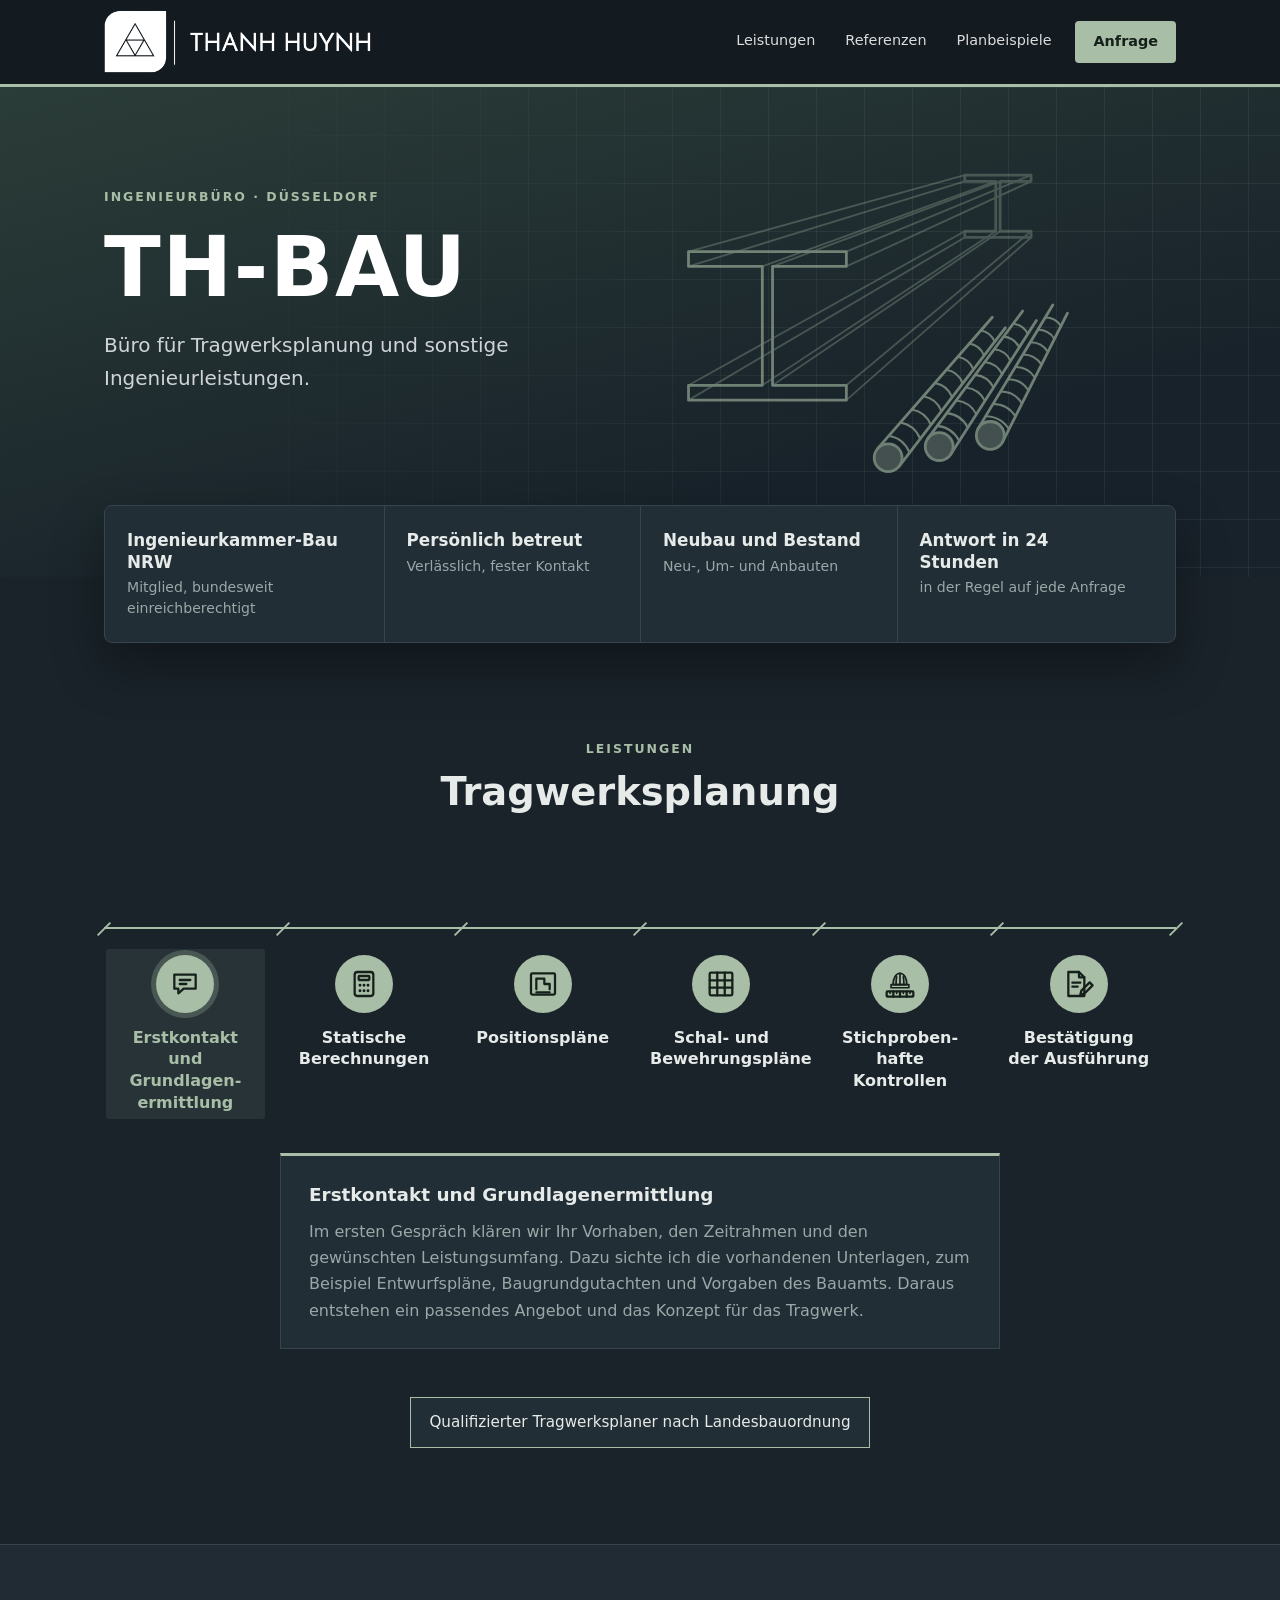
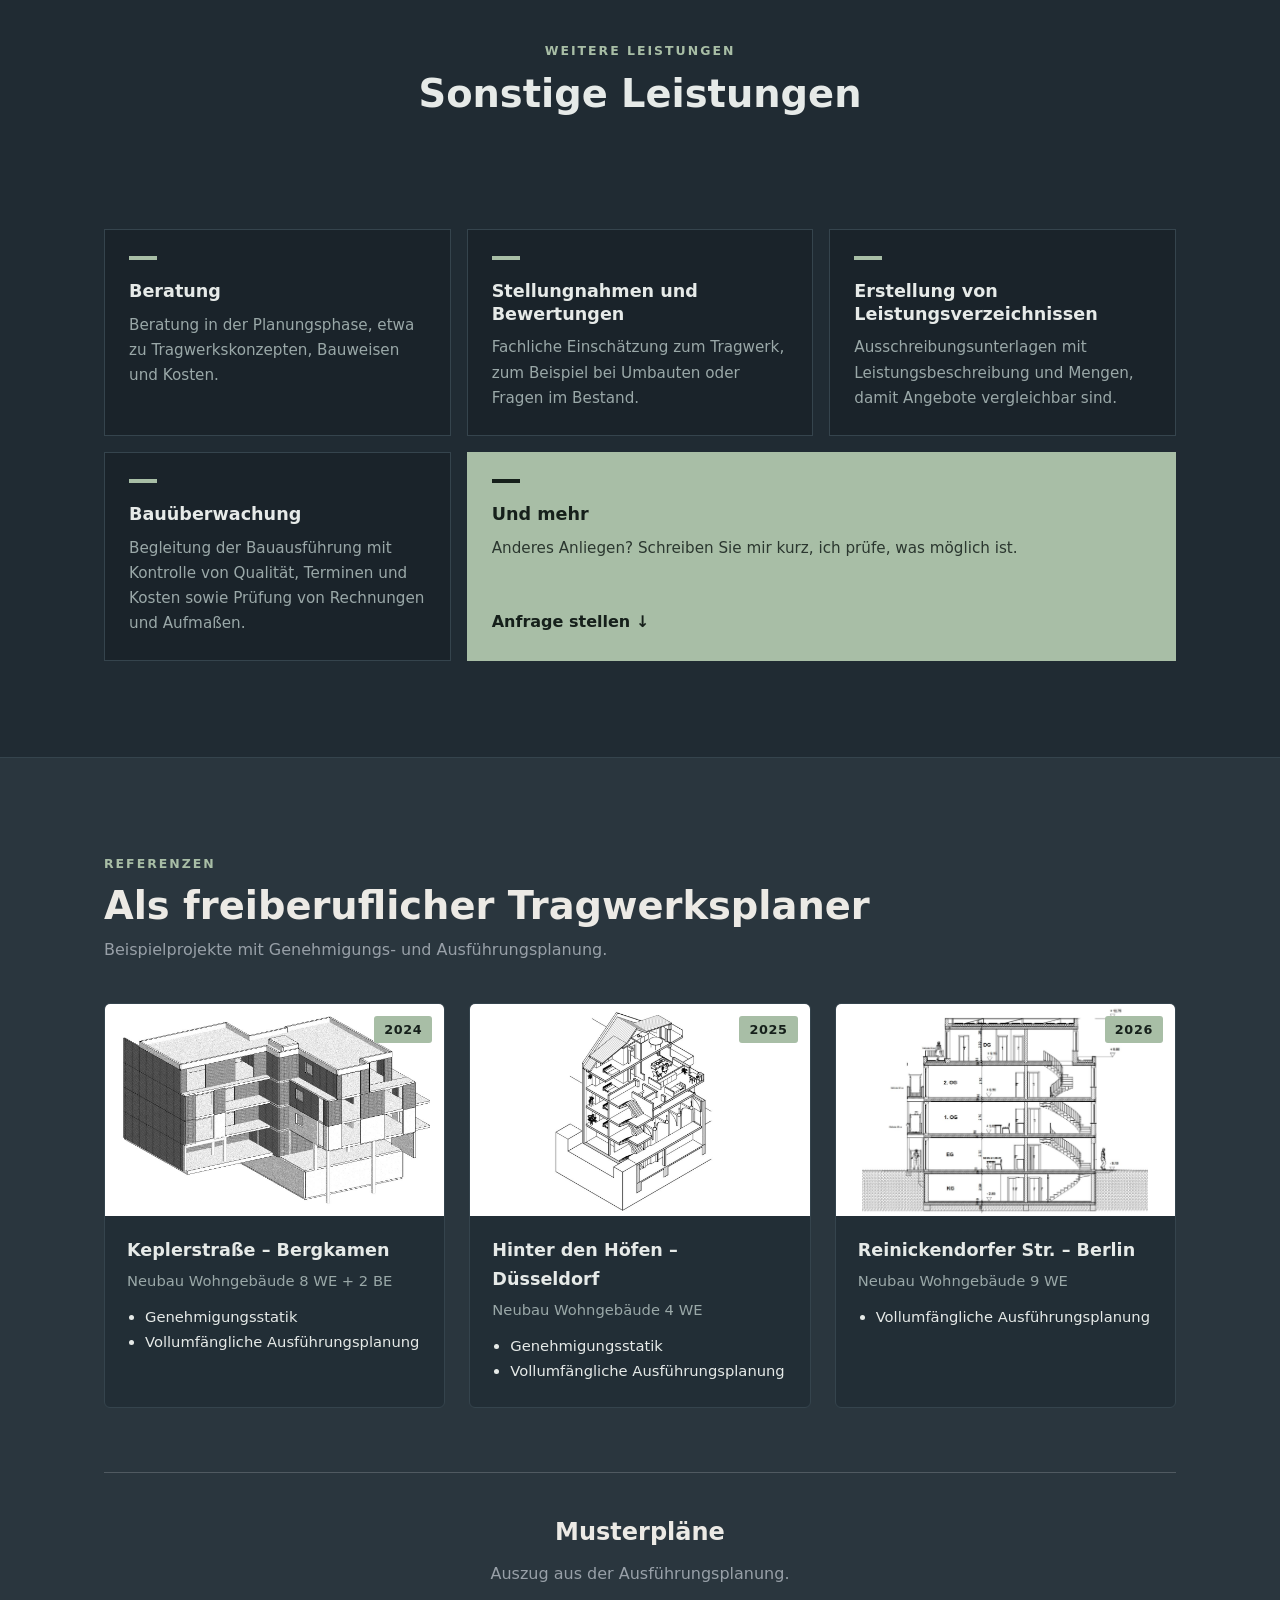
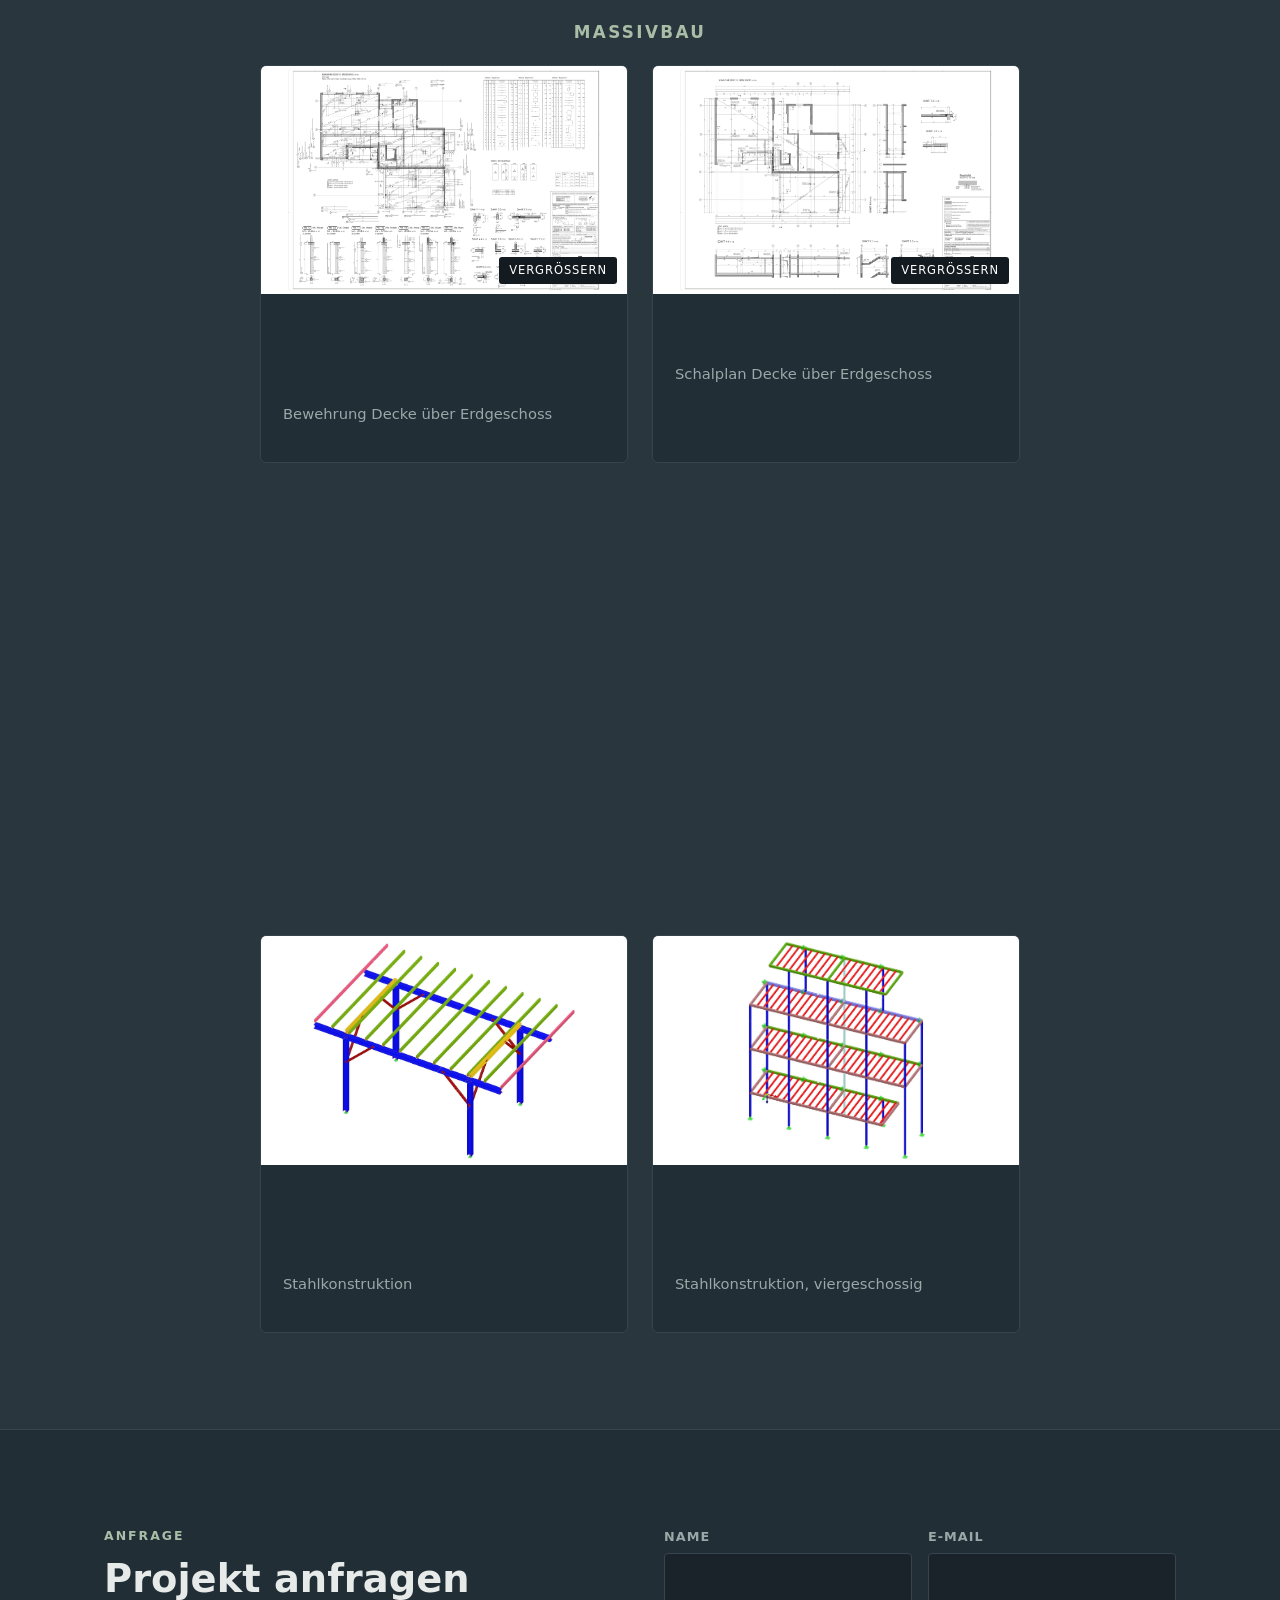
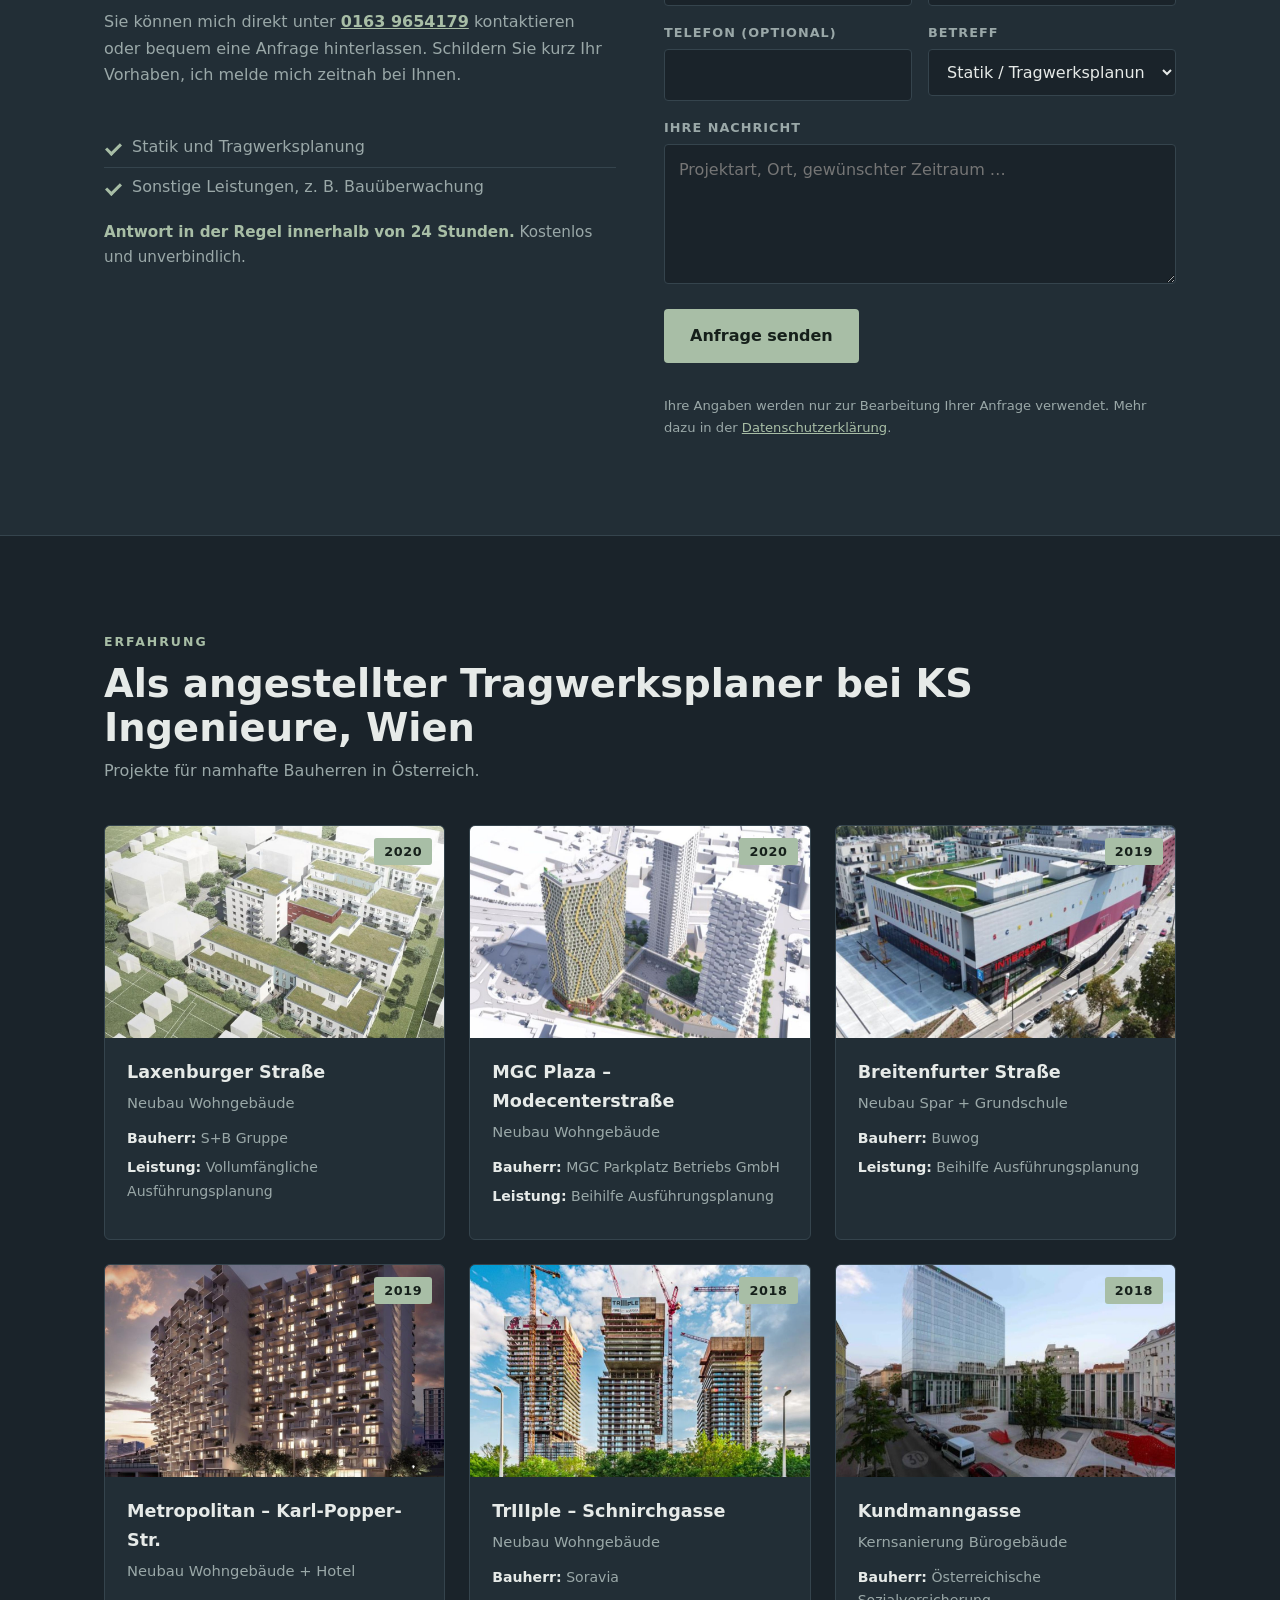
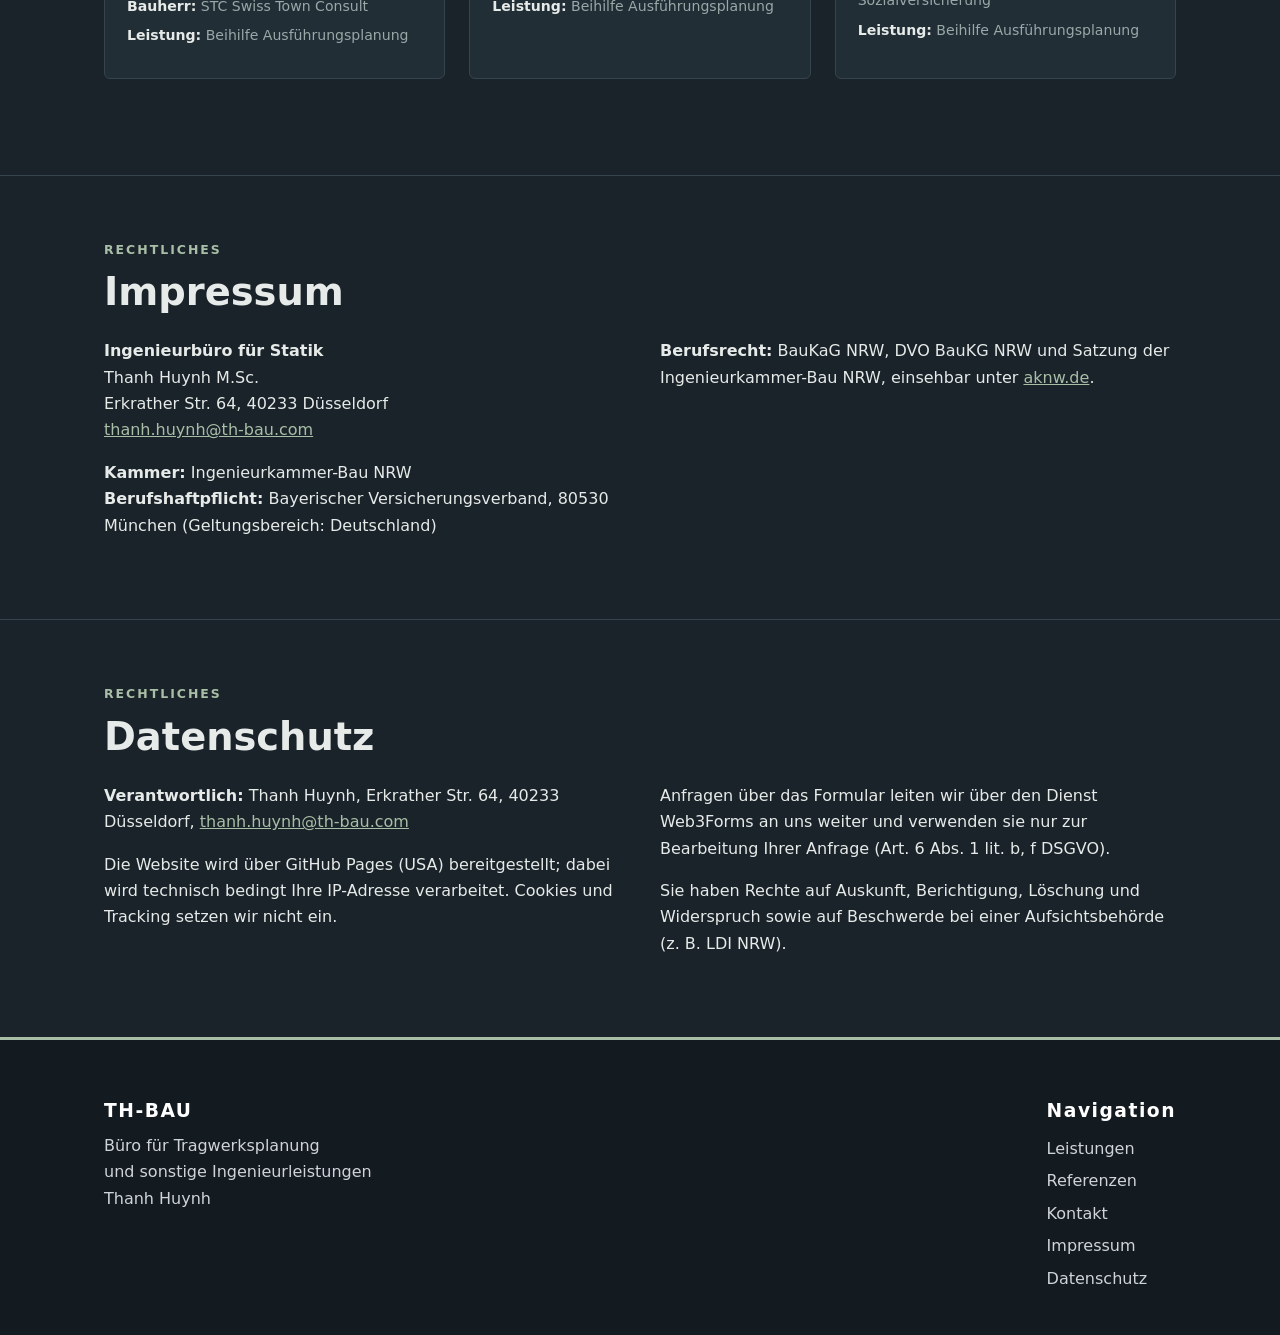
<file: design2.html>
<!DOCTYPE html>
<html lang="de" data-theme="dark">
<head>
<meta charset="utf-8">
<meta name="robots" content="noindex">
<meta name="viewport" content="width=device-width, initial-scale=1, viewport-fit=cover">
<title>TH-BAU – Büro für Tragwerksplanung und sonstige Ingenieurleistungen</title>
<meta name="description" content="TH-BAU – Ingenieurbüro Thanh Huynh in Düsseldorf: Tragwerksplanung, Statik sowie Schal- und Bewehrungspläne.">
<meta name="theme-color" content="#131a20">
<meta name="color-scheme" content="dark">
<link rel="icon" href="data:image/svg+xml,%3Csvg xmlns='http://www.w3.org/2000/svg' viewBox='0 0 64 64'%3E%3Crect width='64' height='64' rx='12' fill='%231b2026'/%3E%3Cpath d='M32 10 55 52H9Z' fill='none' stroke='white' stroke-width='4' stroke-linejoin='round'/%3E%3Cpath d='M21 31H43L32 52Z' fill='none' stroke='white' stroke-width='4' stroke-linejoin='round'/%3E%3C/svg%3E">
<meta property="og:type" content="website">
<meta property="og:locale" content="de_DE">
<meta property="og:title" content="TH-BAU – Tragwerksplanung und Statik">
<meta property="og:description" content="TH-BAU – Ingenieurbüro Thanh Huynh in Düsseldorf: Tragwerksplanung, Statik sowie Schal- und Bewehrungspläne.">
<meta property="og:url" content="https://www.th-bau.com/">
<meta property="og:image" content="https://www.th-bau.com/images/og-logo.jpg">
<meta property="og:image:width" content="1200">
<meta property="og:image:height" content="630">
<meta property="og:image:alt" content="Logo TH-BAU, Thanh Huynh, Ingenieurbüro für Statik">
<meta name="twitter:card" content="summary_large_image">
<script type="application/ld+json">{"@context":"https://schema.org","@type":"ProfessionalService","name":"TH-BAU – Ingenieurbüro für Statik","founder":"Thanh Huynh","url":"https://www.th-bau.com/","email":"thanh.huynh@th-bau.com","telephone":"+49 163 9654179","address":{"@type":"PostalAddress","streetAddress":"Erkrather Str. 64","postalCode":"40233","addressLocality":"Düsseldorf","addressCountry":"DE"},"areaServed":"DE","knowsAbout":["Tragwerksplanung","Statik","Bewehrungsplanung"]}</script>

<style>
:root{--bg:#f4f2ee;--surf:#fff;--ink:#16191d;--mute:#5c636b;--line:#d9d5cc;--dark:#1b2026;--accent:#e8590c;--accent-ink:#fff;--grid:rgba(255,255,255,.07);
box-sizing:border-box;padding-top:env(safe-area-inset-top,0px);padding-bottom:env(safe-area-inset-bottom,0px);color-scheme:light}
@media (prefers-color-scheme:dark){:root:not([data-theme="light"]){--bg:#111418;--surf:#1a1f25;--ink:#eceae5;--mute:#98a0a8;--line:#2b323a;--dark:#0b0d10;--accent:#ff7a2e;--accent-ink:#111;color-scheme:dark}}
:root[data-theme="dark"]{--bg:#111418;--surf:#1a1f25;--ink:#eceae5;--mute:#98a0a8;--line:#2b323a;--dark:#0b0d10;--accent:#ff7a2e;--accent-ink:#111;color-scheme:dark}
html{scroll-behavior:smooth;scroll-padding-top:calc(104px + env(safe-area-inset-top,0px))}
*{box-sizing:border-box}
body{margin:0;background:var(--bg);color:var(--ink);font:16px/1.65 system-ui,-apple-system,"Segoe UI",Roboto,Helvetica,Arial,sans-serif}
body::before{content:"";position:fixed;inset:0 0 auto;height:env(safe-area-inset-top,0px);background:var(--dark);z-index:10}
a{color:inherit}
.wrap{max-width:1120px;margin:0 auto;padding:0 24px}
header{position:sticky;top:env(safe-area-inset-top,0px);z-index:9;background:var(--dark);color:#fff;border-bottom:3px solid var(--accent)}
header .wrap{display:flex;align-items:center;justify-content:space-between;flex-wrap:wrap;gap:6px 16px;min-height:84px;padding-top:8px;padding-bottom:8px}
.logo{display:block;line-height:0}
.logo img{height:68px;width:auto;display:block}
nav{display:flex;gap:6px;flex-wrap:wrap}
nav a{text-decoration:none;font-size:.9rem;padding:8px 12px;border-radius:4px;opacity:.85}
nav a.cta{background:var(--accent);color:var(--accent-ink);font-weight:700;opacity:1;padding:9px 18px;margin-left:6px}
nav a.cta:hover{filter:brightness(1.1);background:var(--accent)}
nav a:hover{opacity:1;background:rgba(255,255,255,.1)}
.hero{background:var(--dark);color:#fff;position:relative;overflow:hidden}
.hero .wrap{padding-top:96px;padding-bottom:104px;position:relative}
.heroart{position:absolute;right:calc(max(0px,(100% - 1120px)/2) + 24px);top:50%;transform:translateY(-50%);width:min(46%,520px);height:auto;color:var(--accent);opacity:.45;pointer-events:none}@media (max-width:760px){.heroart{width:88%;right:-14%;opacity:.14}}
.tag{display:inline-block;font-size:.78rem;font-weight:700;letter-spacing:.16em;text-transform:uppercase;color:var(--accent);margin-bottom:18px}
h1{font-size:clamp(2.6rem,8vw,5.2rem);line-height:1;margin:0 0 20px;letter-spacing:.02em;font-weight:800}
.hero p{font-size:1.25rem;max-width:560px;margin:0 0 32px;color:#cfd4d9}
.btn{display:inline-block;background:var(--accent);color:var(--accent-ink);font-weight:700;text-decoration:none;padding:14px 26px;border-radius:4px}
.btn.ghost{background:none;color:inherit;border:2px solid currentColor;margin-left:8px}
.who{margin-top:44px;padding-top:20px;border-top:1px solid rgba(255,255,255,.2);display:inline-block;color:#aeb5bc;font-size:.95rem}
.who b{color:#fff}
section{padding:80px 0}
h2{font-size:clamp(1.7rem,4vw,2.4rem);margin:0 0 8px;line-height:1.15}
.sub{color:var(--mute);margin:0 0 40px;max-width:640px}
.kicker{font-size:.78rem;font-weight:700;letter-spacing:.16em;text-transform:uppercase;color:var(--accent);display:block;margin-bottom:10px}
.grid2{display:grid;grid-template-columns:repeat(auto-fit,minmax(min(100%,420px),1fr));gap:24px}
.card{background:var(--surf);border:1px solid var(--line);border-top:5px solid var(--accent);border-radius:6px;padding:32px}
.card h3{margin:0 0 6px;font-size:1.2rem;letter-spacing:.04em}
.card .lead{color:var(--mute);margin:0 0 18px}
.card h4{margin:0 0 8px;font-size:.8rem;letter-spacing:.12em;text-transform:uppercase;color:var(--mute)}
ul.chk{list-style:none;margin:0;padding:0}
ul.chk li{padding:6px 0 6px 28px;position:relative;border-bottom:1px solid var(--line)}
ul.chk li:last-child{border:0}
ul.chk li::before{content:"";position:absolute;left:2px;top:15px;width:12px;height:6px;border-left:3px solid var(--accent);border-bottom:3px solid var(--accent);transform:rotate(-45deg)}
.note{margin-top:22px;padding:14px 16px;background:var(--bg);border-left:4px solid var(--accent);font-size:.95rem}
.note a{color:var(--accent);font-weight:700}
.dark{background:var(--dark);color:#eceae5}
.dark .sub{color:#98a0a8}
.projects{display:grid;grid-template-columns:repeat(auto-fill,minmax(min(100%,320px),1fr));gap:24px}
.proj{background:var(--surf);border:1px solid var(--line);border-radius:6px;overflow:hidden;color:var(--ink);display:flex;flex-direction:column}
.ph{aspect-ratio:16/10;background:repeating-linear-gradient(45deg,var(--bg),var(--bg) 12px,var(--line) 12px,var(--line) 13px);display:grid;place-items:center;color:var(--mute);font-size:.8rem;letter-spacing:.12em;text-transform:uppercase;position:relative}
.ph.plan{background-image:linear-gradient(var(--line) 1px,transparent 1px),linear-gradient(90deg,var(--line) 1px,transparent 1px);background-size:20px 20px}
.ph img{position:absolute;inset:0;width:100%;height:100%;object-fit:cover}
.year{position:absolute;top:12px;right:12px;background:var(--accent);color:var(--accent-ink);font-weight:700;font-size:.8rem;padding:3px 10px;border-radius:3px;letter-spacing:.05em;z-index:1}
.body{padding:20px 22px 24px}
.body h3{margin:0 0 4px;font-size:1.1rem}
.body .type{color:var(--mute);font-size:.92rem;margin:0 0 12px}
.body ul{margin:0;padding-left:18px;font-size:.92rem}
.meta{font-size:.88rem;color:var(--mute);margin:0 0 6px}
.meta b{color:var(--ink)}
.ph.plan.has{background:#fff;cursor:zoom-in}
.ph.plan.has img{object-fit:contain;padding:4px}
.ph.plan.has{overflow:hidden}
.ph.plan.has img{transition:transform .35s ease}
.ph.plan.has:hover img,.ph.plan.has:focus-visible img{transform:scale(1.08)}
.ph.plan.has .zh{transition:background .2s,color .2s}
.ph.plan.has:hover .zh{background:var(--accent);color:var(--accent-ink)}
@media (prefers-reduced-motion:reduce){.ph.plan.has img{transition:none}}
.zh{position:absolute;right:10px;bottom:10px;background:var(--dark);color:#fff;font-size:.72rem;letter-spacing:.08em;padding:4px 10px;border-radius:3px;z-index:1}
.ph.zoom{cursor:zoom-in;overflow:hidden}
.ph.zoom:not(.plan) .zh{opacity:0;transition:opacity .2s}
.ph.zoom:not(.plan):hover .zh,.ph.zoom:not(.plan):focus-visible .zh{opacity:1}
@media (prefers-reduced-motion:reduce){.ph.zoom img{transition:none}}
#lb{position:fixed;inset:0;z-index:50;background:rgba(0,0,0,.98);display:none;overflow:hidden;touch-action:none;overscroll-behavior:contain;-webkit-user-select:none;user-select:none}
#lb.on{display:block}
#lb img{position:absolute;left:0;top:0;transform-origin:0 0;max-width:none;background:#fff;cursor:grab;-webkit-user-drag:none;user-select:none;will-change:transform}
#lb img.drag{cursor:grabbing}
#lb .bar{position:fixed;top:0;left:0;right:0;z-index:51;display:flex;align-items:center;gap:8px;padding:calc(8px + env(safe-area-inset-top,0px)) 12px 8px;background:rgba(0,0,0,.82)}
#lb .t{flex:1;min-width:0;color:#cfd4d9;font-size:.72rem;line-height:1.25;overflow:hidden;display:-webkit-box;-webkit-line-clamp:2;-webkit-box-orient:vertical}
#lb .b{border:0;cursor:pointer;font:inherit;font-weight:700;background:rgba(255,255,255,.16);color:#fff;min-width:42px;height:40px;border-radius:6px;font-size:1.2rem;line-height:1}
#lb .x{background:var(--accent);color:var(--accent-ink);font-size:.9rem;padding:0 14px}
.plans-wrap{margin-top:64px;padding-top:40px;border-top:1px solid rgba(255,255,255,.18);text-align:center}
.plans-wrap h3{margin:0 0 8px;font-size:1.5rem}
.plans-wrap .sub{margin:0 auto 32px}
.plans{display:grid;grid-template-columns:repeat(3,minmax(0,1fr));gap:24px;max-width:1120px;margin:0 auto;text-align:left}
.grp{margin:0 0 18px;font-size:1.05rem;letter-spacing:.14em;text-transform:uppercase;color:var(--accent)}
.plans.two{grid-template-columns:repeat(2,minmax(0,1fr));max-width:760px}
@media (max-width:900px){.plans,.plans.two{grid-template-columns:1fr;max-width:560px}}
.anfrage{background:var(--surf);border-top:1px solid var(--line);border-bottom:1px solid var(--line)}
.aw{display:grid;grid-template-columns:repeat(auto-fit,minmax(min(100%,320px),1fr));gap:48px;align-items:start}
.aw ul{margin:20px 0 0;padding:0;list-style:none;color:var(--mute)}
.aw li{padding:4px 0}
form.f{display:grid;grid-template-columns:1fr 1fr;gap:16px}
.f label{display:block;font-size:.8rem;font-weight:700;letter-spacing:.08em;text-transform:uppercase;color:var(--mute);margin-bottom:6px}
.f .full{grid-column:1/-1}
.f input,.f select,.f textarea{width:100%;font:inherit;color:var(--ink);background:var(--bg);border:1px solid var(--line);border-radius:4px;padding:12px 14px}
.f input:focus,.f select:focus,.f textarea:focus{outline:2px solid var(--accent);outline-offset:1px}
.f textarea{min-height:140px;resize:vertical}
.f button{border:0;cursor:pointer;font:inherit;font-weight:700}
#st{font-size:.92rem;color:var(--mute);margin:0}
#st a{color:var(--accent);font-weight:700}
@media (max-width:640px){form.f{grid-template-columns:1fr}}
.lz{text-align:center}
.lz .sub{margin:0 auto 52px}
.chain{display:flex;max-width:1120px;margin:0 auto}
.chain>div{flex:1 1 0;min-width:0;position:relative;border-top:2px solid var(--accent);padding:26px 10px 0}
.chain>div::before,.chain>div:last-child::after{content:"";position:absolute;top:-1px;width:18px;border-top:2.5px solid var(--accent);transform:translate(-50%,0) rotate(-45deg)}
.chain>div::before{left:0}
.chain>div:last-child::after{right:0;transform:translate(50%,0) rotate(-45deg)}
.chain b{display:block;font-size:1rem;line-height:1.35;hyphens:manual}
.chain .stb{display:block;width:100%;background:none;border:0;font:inherit;color:inherit;text-align:center;cursor:pointer;padding:6px 8px;margin:-6px -8px;border-radius:3px;transition:color .2s,background .2s}
.chain .stb:hover,.chain .stb:focus-visible,.chain .stb[aria-pressed="true"]{color:var(--accent);background:rgba(255,122,46,.09)}
.chain .ico{width:58px;height:58px;border-radius:50%;background:var(--accent);display:grid;place-items:center;margin:0 auto 14px}
.chain .ico svg{width:32px;height:32px;fill:none;stroke:#12151b;stroke-width:1.7;stroke-linecap:round;stroke-linejoin:round}
.chain .desc{display:none}
.chainpanel{max-width:720px;min-height:11.5rem;margin:40px auto 0;padding:24px 28px;background:var(--surf);border:1px solid var(--line);border-top:3px solid var(--accent);text-align:left}
.chainpanel h3,.chain .desc h3{margin:0 0 8px;font-size:1.15rem}
.chainpanel p,.chain .desc p{margin:0;color:var(--mute)}
.ex{display:inline-block;margin-top:12px;color:var(--accent);font-weight:600;text-decoration:none}
.ex:hover{text-decoration:underline}
.chips{display:grid;grid-template-columns:minmax(0,460px);justify-content:center;gap:10px;margin:48px auto 0}
.chip{display:flex;align-items:center;justify-content:center;text-align:center;border:1px solid var(--accent);background:var(--surf);padding:12px 16px;font-size:.95rem}
@media (max-width:900px){.chips{grid-template-columns:minmax(0,520px)}.chainpanel{display:none}.chain .st[data-open] .desc{display:block;padding:10px 0 0}.chain .stb{text-align:left;display:flex;align-items:center;gap:14px}.chain .ico{width:44px;height:44px;margin:0;flex:none}.chain .ico svg{width:25px;height:25px}.chain .desc h3{display:none}.chain{flex-direction:column;border-left:2px solid var(--accent);margin-left:12px;max-width:none;text-align:left}
.chain>div{border-top:0;padding:14px 0 14px 22px}
.chain>div::before{left:-1px;top:50%;transform:translate(-50%,-50%) rotate(-45deg)}
.chain>div:last-child::after{display:none}}
@media (prefers-reduced-motion:reduce){.chain a,.chain a small{transition:none}}
.sonst{background:var(--surf);border-top:1px solid var(--line);border-bottom:1px solid var(--line)}
.sgrid{display:grid;grid-template-columns:repeat(3,minmax(0,1fr));gap:16px;text-align:left}
.scard{background:var(--bg);border:1px solid var(--line);padding:26px 24px 24px;display:flex;flex-direction:column;gap:10px;color:inherit;text-decoration:none}
.scard::before{content:"";width:28px;height:4px;background:var(--accent);margin-bottom:10px}
.scard h3{margin:0;font-size:1.1rem;line-height:1.3}
.scard p{margin:0;color:var(--mute);font-size:.95rem}
.scta{background:var(--accent);border-color:var(--accent);color:var(--accent-ink);justify-content:flex-start}
.scta::before{background:var(--accent-ink)}
.scta p{color:inherit;opacity:.85}
.scta span{margin-top:auto;padding-top:8px;font-weight:700}
.scta{grid-column:span 2}
.scta:hover{filter:brightness(1.08)}
@media (max-width:900px){.sgrid{grid-template-columns:repeat(2,minmax(0,1fr))}}
@media (max-width:560px){.sgrid{grid-template-columns:1fr}.scta{grid-column:auto}}
.imp{padding:64px 0;border-top:1px solid var(--line)}
.impg{display:grid;grid-template-columns:repeat(auto-fit,minmax(min(100%,340px),1fr));gap:40px;margin-top:24px}
.impg p{margin:0 0 16px}
.impg ol{margin:0 0 16px;padding-left:20px}
.imp a{color:var(--accent);word-break:break-word}
footer{background:var(--dark);color:#cfd4d9;padding:56px 0 40px;border-top:3px solid var(--accent)}
footer .wrap{display:flex;flex-wrap:wrap;gap:32px;justify-content:space-between}
footer h3{color:#fff;margin:0 0 6px;letter-spacing:.08em}
footer a{display:block;text-decoration:none;padding:3px 0}
footer a:hover{color:var(--accent)}
@media (max-width:640px){.logo img{height:52px}nav a{padding:8px 8px;font-size:.82rem}.btn.ghost{margin:10px 0 0}section{padding:56px 0}.hero .wrap{padding-top:64px;padding-bottom:72px}}
@media (max-width:640px){
header .wrap{flex-direction:column;align-items:stretch;gap:6px}
nav{width:100%;flex-wrap:nowrap;justify-content:space-between;gap:2px}
nav a{padding:8px 6px;font-size:.8rem;white-space:nowrap}
nav a.cta{padding:8px 14px;margin-left:auto}
}

/* ---- Modern: Fakten, Bewegung, Hover, mobile Leiste ---- */
section{padding:96px 0}
.facts{position:relative;z-index:2;background:var(--dark);border-top:1px solid rgba(255,255,255,.1)}
.facts .wrap{display:grid;grid-template-columns:repeat(4,minmax(0,1fr))}
.fact{padding:24px 22px;border-left:1px solid rgba(255,255,255,.14);color:#cfd4d9;min-width:0}
.fact:first-child{border-left:0;padding-left:0}
.fact b{display:block;color:#fff;font-size:1.05rem;line-height:1.3;margin-bottom:4px}
.fact span{display:block;font-size:.88rem;line-height:1.45}
.fact i{font-style:normal;color:var(--accent)}
@media (max-width:900px){.facts .wrap{grid-template-columns:repeat(2,minmax(0,1fr))}.fact:nth-child(3){border-left:0;padding-left:0}.fact:nth-child(n+3){border-top:1px solid rgba(255,255,255,.14)}.fact:nth-child(odd){padding-left:0}}
@media (max-width:480px){.fact{padding:16px 14px}.fact b{font-size:.95rem}.fact span{font-size:.8rem}.facts[data-v="b"] .wrap{padding:0 8px}}
/* Variante A: Modellkarte */
.heromodel{display:none}
.hero[data-v="a"] .heroart{top:44%;width:min(58%,640px);right:calc(max(0px,(100% - 1120px)/2) - 60px);opacity:.3}
.hero[data-v="a"] .heromodel{display:block;position:absolute;z-index:1;right:calc(max(0px,(100% - 1120px)/2) + 24px);top:50%;transform:translateY(-50%) rotate(2deg);width:min(34%,380px);margin:0;background:#fff;padding:14px 14px 10px;border-radius:4px;box-shadow:0 28px 60px rgba(0,0,0,.5)}
.heromodel img{display:block;width:100%;aspect-ratio:4/3;object-fit:contain}
.heromodel figcaption{font-size:.72rem;letter-spacing:.1em;text-transform:uppercase;color:#4c5660;margin-top:8px;font-weight:600}
@media (max-width:900px){.hero[data-v="a"] .heromodel{display:none}.hero[data-v="a"] .heroart{width:88%;right:-14%;opacity:.14}}
/* Variante B: Konstruktionsraster */
.hero[data-v="b"]::before{content:"";position:absolute;inset:0;background-image:linear-gradient(rgba(255,255,255,.06) 1px,transparent 1px),linear-gradient(90deg,rgba(255,255,255,.06) 1px,transparent 1px);background-size:48px 48px;-webkit-mask-image:linear-gradient(90deg,transparent 10%,#000 70%);mask-image:linear-gradient(90deg,transparent 10%,#000 70%);pointer-events:none}
.hero[data-v="b"] .heroart{width:min(46%,520px);top:43%;opacity:.6}
.hero[data-v="b"] .wrap{padding-bottom:150px}
.facts[data-v="b"]{background:none;border:0;margin-top:-72px}
.facts[data-v="b"] .wrap{background:var(--surf);border:1px solid var(--line);border-radius:8px;box-shadow:0 22px 50px rgba(0,0,0,.35);padding:0 22px;width:calc(100% - 48px);max-width:1072px}
.facts[data-v="b"] .fact{color:var(--mute)}
.facts[data-v="b"] .fact b{color:var(--ink)}
.facts[data-v="b"] .fact{border-color:var(--line)}
@media (max-width:900px){.hero[data-v="b"] .heroart{width:88%;right:-14%;opacity:.2}.hero[data-v="b"] .wrap{padding-bottom:120px}}
@media (max-width:380px){.fact{padding:14px 10px}.fact b{font-size:.9rem}.fact span{font-size:.76rem}}
/* Bewegung */
.js .rv{opacity:0;transform:translateY(18px);transition:opacity .7s ease,transform .7s ease;transition-delay:var(--d,0s)}
.js .rv.in{opacity:1;transform:none}
@media (prefers-reduced-motion:reduce){.js .rv{opacity:1;transform:none;transition:none}}
/* Hover */
.proj,.scard{transition:transform .25s ease,box-shadow .25s ease,border-color .25s ease}
.proj:hover,.scard:hover{transform:translateY(-4px);box-shadow:0 18px 36px rgba(0,0,0,.28);border-color:var(--accent)}
@media (prefers-reduced-motion:reduce){.proj:hover,.scard:hover{transform:none}}
.js .proj.rv.in:hover,.js .scard.rv.in:hover{transform:translateY(-4px)}
.js .proj.rv.in,.js .scard.rv.in{transition:transform .25s ease,box-shadow .25s ease,border-color .25s ease}
/* Antwortzeit */
.react{margin:14px 0 0;font-size:.95rem;color:var(--mute)}
.react b{color:var(--accent)}
/* Hover: Symbole in der Massekette */
.chain .ico{transition:transform .28s cubic-bezier(.2,.8,.2,1),box-shadow .28s ease}
.chain .ico svg{transition:transform .28s cubic-bezier(.2,.8,.2,1)}
.chain .stb:focus-visible .ico,.chain .stb[aria-pressed="true"] .ico{box-shadow:0 0 0 5px color-mix(in srgb,var(--accent) 26%,transparent)}
@media (hover:hover){.chain .stb:hover .ico,.chain .stb:focus-visible .ico{transform:translateY(-7px);box-shadow:0 0 0 6px color-mix(in srgb,var(--accent) 28%,transparent),0 14px 22px rgba(0,0,0,.35)}.chain .stb:hover .ico svg,.chain .stb:focus-visible .ico svg{transform:scale(1.12) rotate(-6deg)}}
@media (prefers-reduced-motion:reduce){.chain .ico,.chain .ico svg{transition:none}.chain .stb:hover .ico,.chain .stb:hover .ico svg{transform:none}}
/* Hinweis: erster Schritt pulsiert am Handy */
@keyframes hintring{0%{transform:scale(1);opacity:.9}100%{transform:scale(1.9);opacity:0}}
@keyframes hintbeat{0%,100%{transform:scale(1)}50%{transform:scale(1.1)}}
@keyframes hintfade{0%,100%{opacity:1}50%{opacity:.55}}
.chain .st.hint .ico{position:relative;animation:hintbeat 1.6s ease-in-out infinite}
.chain .st.hint .ico::after{content:"";position:absolute;left:0;top:0;right:0;bottom:0;border-radius:50%;border:3px solid var(--accent);pointer-events:none;animation:hintring 1.6s ease-out infinite}
.chain .st.hint .stb::after{content:"antippen";margin-left:auto;font-size:.72rem;letter-spacing:.08em;text-transform:uppercase;color:var(--accent);font-weight:600}
@media (min-width:901px){.chain .st.hint .ico{animation:none}.chain .st.hint .ico::after{content:none}.chain .st.hint .stb::after{content:none}}
@media (prefers-reduced-motion:reduce){.chain .st.hint .ico{animation:hintfade 1.6s ease-in-out infinite}.chain .st.hint .ico::after{animation:none;opacity:.5}}

/* TEST: Farbwelt Nebelwald (Schiefer, Moosgruen) */
:root,:root:not([data-theme="light"]),:root[data-theme="dark"]{--bg:#1a232a;--surf:#222e36;--ink:#e6eae8;--mute:#9aa8a8;--line:#35444d;--dark:#131a20;--accent:#a8bea6;--accent-ink:#16201b;--grid:rgba(255,255,255,.05);color-scheme:dark}
.hero{background:linear-gradient(165deg,#2b3d38 0%,#18222a 72%)}
.dark{background:#2a363e}
.sonst{background:#202b33}
.chain .ico svg{stroke:#16201b}
.chain .stb:hover,.chain .stb:focus-visible,.chain .stb[aria-pressed="true"]{background:rgba(168,190,166,.1)}
</style>
</head>
<body>

<header>
  <div class="wrap">
    <a class="logo" href="#start" aria-label="Thanh Huynh – Startseite"><img src="images/thanh-huynh.png?v=3" alt="Thanh Huynh" width="1000" height="255"></a>
    <nav>
      <a href="#leistungen">Leistungen</a>
      <a href="#referenzen">Referenzen</a>
      <a href="#musterplaene">Planbeispiele</a>
      <a class="cta" href="#anfrage">Anfrage</a>
    </nav>
  </div>
</header>

<main id="start">
<div class="hero" data-v="b">
<svg class="heroart" viewBox="0 0 560 400" aria-hidden="true"><g fill="none" stroke="currentColor" stroke-width="3" stroke-linejoin="round" stroke-linecap="round"><g opacity=".5"><path d="M332.5 67.6L403.9 67.6L403.9 74.4L370.6 74.4L370.6 128.1L403.9 128.1L403.9 134.8L332.5 134.8L332.5 128.1L365.9 128.1L365.9 74.4L332.5 74.4Z"/><path stroke-width="2" d="M35.0 150.0L332.5 67.6"/><path stroke-width="2" d="M205.0 150.0L403.9 67.6"/><path stroke-width="2" d="M205.0 166.0L403.9 74.4"/><path stroke-width="2" d="M125.5 166.0L370.6 74.4"/><path stroke-width="2" d="M125.5 294.0L370.6 128.1"/><path stroke-width="2" d="M205.0 294.0L403.9 128.1"/><path stroke-width="2" d="M205.0 310.0L403.9 134.8"/><path stroke-width="2" d="M35.0 310.0L332.5 134.8"/><path stroke-width="2" d="M35.0 294.0L332.5 128.1"/><path stroke-width="2" d="M114.5 294.0L365.9 128.1"/><path stroke-width="2" d="M114.5 166.0L365.9 74.4"/><path stroke-width="2" d="M35.0 166.0L332.5 74.4"/></g><path d="M35.0 150.0L205.0 150.0L205.0 166.0L125.5 166.0L125.5 294.0L205.0 294.0L205.0 310.0L35.0 310.0L35.0 294.0L114.5 294.0L114.5 166.0L35.0 166.0Z"/><path d="M261.6 381.5L376.2 232.1M238.4 362.5L362.2 220.7"/><circle cx="250" cy="372" r="15" fill="currentColor" fill-opacity=".5"/><path stroke-width="2.2" d="M273.1 366.6Q266.9 351.3 250.8 348.3"/><path stroke-width="2.2" d="M284.5 351.6Q278.6 337.0 263.2 334.1"/><path stroke-width="2.2" d="M296.0 336.7Q290.4 322.7 275.5 320.0"/><path stroke-width="2.2" d="M307.4 321.7Q302.1 308.4 287.9 305.8"/><path stroke-width="2.2" d="M318.9 306.8Q313.8 294.1 300.3 291.6"/><path stroke-width="2.2" d="M330.3 291.9Q325.5 279.8 312.7 277.4"/><path stroke-width="2.2" d="M341.8 276.9Q337.2 265.5 325.1 263.2"/><path stroke-width="2.2" d="M353.3 262.0Q348.9 251.2 337.5 249.1"/><path stroke-width="2.2" d="M364.7 247.0Q360.6 236.9 349.9 234.9"/><path d="M317.3 368.5L409.6 224.3M292.7 351.5L394.8 214.1"/><circle cx="305" cy="360" r="15" fill="currentColor" fill-opacity=".5"/><path stroke-width="2.2" d="M326.6 354.1Q319.2 339.4 302.9 337.7"/><path stroke-width="2.2" d="M335.8 339.7Q328.8 325.6 313.1 324.0"/><path stroke-width="2.2" d="M345.0 325.3Q338.3 311.8 323.3 310.3"/><path stroke-width="2.2" d="M354.2 310.8Q347.8 298.0 333.5 296.5"/><path stroke-width="2.2" d="M363.5 296.4Q357.3 284.2 343.7 282.8"/><path stroke-width="2.2" d="M372.7 282.0Q366.9 270.4 353.9 269.0"/><path stroke-width="2.2" d="M381.9 267.6Q376.4 256.6 364.2 255.3"/><path stroke-width="2.2" d="M391.2 253.2Q385.9 242.7 374.4 241.6"/><path stroke-width="2.2" d="M400.4 238.7Q395.5 228.9 384.6 227.8"/><path d="M373.1 355.3L443.1 216.4M346.9 340.7L427.3 207.6"/><circle cx="360" cy="348" r="15" fill="currentColor" fill-opacity=".5"/><path stroke-width="2.2" d="M380.1 341.4Q371.4 327.5 354.9 327.4"/><path stroke-width="2.2" d="M387.1 327.5Q378.7 314.2 363.0 314.1"/><path stroke-width="2.2" d="M394.1 313.6Q386.1 300.8 371.0 300.8"/><path stroke-width="2.2" d="M401.1 299.7Q393.4 287.5 379.1 287.5"/><path stroke-width="2.2" d="M408.1 285.8Q400.8 274.2 387.1 274.2"/><path stroke-width="2.2" d="M415.1 271.9Q408.2 260.9 395.1 260.9"/><path stroke-width="2.2" d="M422.1 258.0Q415.5 247.6 403.2 247.6"/><path stroke-width="2.2" d="M429.1 244.1Q422.9 234.3 411.2 234.3"/><path stroke-width="2.2" d="M436.1 230.2Q430.2 221.0 419.3 221.0"/></g></svg>

  <div class="wrap">
    <span class="tag">Ingenieurbüro · Düsseldorf</span>
    <h1>TH-BAU</h1>
    <p>Büro für Tragwerksplanung und sonstige Ingenieurleistungen.</p>
  </div>
</div>

<div class="facts rv" data-v="b">
  <div class="wrap">
        <div class="fact"><b>Ingenieurkammer-Bau NRW</b><span>Mitglied, bundesweit einreichberechtigt</span></div>
    <div class="fact"><b>Persönlich betreut</b><span>Verlässlich, fester Kontakt</span></div>
    <div class="fact"><b>Neubau und Bestand</b><span>Neu-, Um- und Anbauten</span></div>
    <div class="fact"><b>Antwort in 24 Stunden</b><span>in der Regel auf jede Anfrage</span></div>
  </div>
</div>

<section id="leistungen">
  <div class="wrap lz">
    <span class="kicker">Leistungen</span>
    <h2>Tragwerksplanung</h2>
    <p class="sub">Neubauten, Umbauten, Erweiterungen und Sanierungen von Wohn- und Geschäftshäusern, Industriebauten, Carports, Garagen und mehr.</p>
    <svg width="0" height="0" style="position:absolute" aria-hidden="true" focusable="false"><defs>
<symbol id="pi1" viewBox="0 0 24 24"><path d="M4 5h16v10.5H11L7 19v-3.5H4z"/><path d="M8 9h8M8 12h5"/></symbol>
<symbol id="pi2" viewBox="0 0 24 24"><rect x="5" y="3" width="14" height="18" rx="2"/><rect x="8" y="6" width="8" height="3" rx=".5"/><path stroke-width="2.2" d="M9 13h.01M12 13h.01M15 13h.01M9 17h.01M12 17h.01M15 17h.01"/></symbol>
<symbol id="pi3" viewBox="0 0 24 24"><rect x="3" y="4" width="18" height="16" rx="1"/><path d="M7 16V8h6v4h4v4"/><path d="M7 18.2h10"/></symbol>
<symbol id="pi4" viewBox="0 0 24 24"><rect x="3.5" y="3.5" width="17" height="17" rx="1"/><path d="M9.2 3.5v17M14.8 3.5v17M3.5 9.2h17M3.5 14.8h17"/></symbol>
<symbol id="pi5" viewBox="0 0 24 24"><g transform="translate(3.1 0.6) scale(.74)"><path d="M5 16C5 9.5 8 4.5 12 4.5s7 5 7 11.5z"/><path d="M3 16h18v3.2H3z"/><path d="M12 4.5V16M8.6 8.2c-.5 2.4-.6 5-.6 7.8M15.4 8.2c.5 2.4.6 5 .6 7.8"/></g><rect x="2" y="17.5" width="20" height="4" rx=".6"/><path d="M7 17.5v4M12 17.5v4M17 17.5v4"/><path stroke-width="1.2" d="M4.5 17.5v1.6M9.5 17.5v1.6M14.5 17.5v1.6M19.5 17.5v1.6"/></symbol>
<symbol id="pi6" viewBox="0 0 24 24"><path d="M4 3h8l4 4v14H4z"/><path d="M12 3v4h4M7 11h6M7 14h4"/><path d="M13 20l.8-3 6.2-6.2 2.2 2.2L16 19.2z"/></symbol>
</defs></svg>
<div class="chain" id="chain">
      <div class="st"><button type="button" class="stb" aria-pressed="false"><span class="ico" aria-hidden="true"><svg viewBox="0 0 24 24"><use href="#pi1"/></svg></span><b>Erstkontakt und Grundlagen&shy;ermittlung</b></button><div class="desc"><h3>Erstkontakt und Grundlagenermittlung</h3><p>Im ersten Gespräch klären wir Ihr Vorhaben, den Zeitrahmen und den gewünschten Leistungsumfang. Dazu sichte ich die vorhandenen Unterlagen, zum Beispiel Entwurfspläne, Baugrundgutachten und Vorgaben des Bauamts. Daraus entstehen ein passendes Angebot und das Konzept für das Tragwerk.</p></div></div>
      <div class="st"><button type="button" class="stb" aria-pressed="false"><span class="ico" aria-hidden="true"><svg viewBox="0 0 24 24"><use href="#pi2"/></svg></span><b>Statische Berechnungen</b></button><div class="desc"><h3>Statische Berechnungen</h3><p>Auf Grundlage der Entwurfspläne ermittle ich die Lasten und lege das Tragsystem fest. Alle tragenden Bauteile werden nach den geltenden Normen bemessen und nachgewiesen. Das Ergebnis ist die prüffähige Statik für die Baugenehmigung.</p></div></div>
      <div class="st"><button type="button" class="stb" aria-pressed="false"><span class="ico" aria-hidden="true"><svg viewBox="0 0 24 24"><use href="#pi3"/></svg></span><b>Positionspläne</b></button><div class="desc"><h3>Positionspläne</h3><p>Im Positionsplan erhält jedes tragende Bauteil eine eigene Positionsnummer. Die Pläne zeigen Lage, Abmessungen und Werkstoff von Stützen, Trägern und Decken. Sie verbinden die Statik mit der Ausführung und sind die Basis für die weiteren Pläne.</p><a class="ex" href="#stahlbau">Beispiel ansehen ↓</a></div></div>
      <div class="st"><button type="button" class="stb" aria-pressed="false"><span class="ico" aria-hidden="true"><svg viewBox="0 0 24 24"><use href="#pi4"/></svg></span><b>Schal- und Bewehrungspläne</b></button><div class="desc"><h3>Schal- und Bewehrungspläne</h3><p>Schalpläne legen die Geometrie der Betonbauteile fest, also Maße, Aussparungen und Durchbrüche. Bewehrungspläne zeigen Lage, Durchmesser und Menge des Stahls in jedem Bauteil. Damit kann die Baustelle den Rohbau eindeutig und zügig ausführen.</p><a class="ex" href="#massivbau">Beispiel ansehen ↓</a></div></div>
      <div class="st"><button type="button" class="stb" aria-pressed="false"><span class="ico" aria-hidden="true"><svg viewBox="0 0 24 24"><use href="#pi5"/></svg></span><b>Stichproben&shy;hafte Kontrollen</b></button><div class="desc"><h3>Stichprobenhafte Kontrollen</h3><p>Während der Ausführung prüfe ich stichprobenhaft, ob Bauteile und Bewehrung den Plänen entsprechen. Abweichungen werden dokumentiert und mit den Beteiligten geklärt. So bleibt die Qualität nachvollziehbar, ohne dass eine ständige Präsenz auf der Baustelle nötig ist.</p></div></div>
      <div class="st"><button type="button" class="stb" aria-pressed="false"><span class="ico" aria-hidden="true"><svg viewBox="0 0 24 24"><use href="#pi6"/></svg></span><b>Bestätigung der Ausführung</b></button><div class="desc"><h3>Bestätigung der Ausführung</h3><p>Nach den Kontrollen bestätige ich, dass das Tragwerk gemäß den Plänen ausgeführt wurde. Die Bestätigung stellt der qualifizierte Tragwerksplaner für das Bauamt aus. Damit ist die Tragwerksplanung für das Bauvorhaben abgeschlossen.</p></div></div>
    </div>
    <div class="chainpanel" id="cp" aria-live="polite"></div>
    <div class="chips">
      <span class="chip">Qualifizierter Tragwerksplaner nach Landesbauordnung</span>
    </div>
  </div>
</section>

<section id="sonstiges" class="sonst">
  <div class="wrap lz">
    <span class="kicker">Weitere Leistungen</span>
    <h2>Sonstige Leistungen</h2>
    <p class="sub">Neben der Tragwerksplanung unterstütze ich Sie bei weiteren Ingenieurleistungen rund um Ihr Bauvorhaben.</p>
    <div class="sgrid">
      <div class="scard"><h3>Beratung</h3><p>Beratung in der Planungsphase, etwa zu Tragwerkskonzepten, Bauweisen und Kosten.</p></div>
      <div class="scard"><h3>Stellungnahmen und Bewertungen</h3><p>Fachliche Einschätzung zum Tragwerk, zum Beispiel bei Umbauten oder Fragen im Bestand.</p></div>
      <div class="scard"><h3>Erstellung von Leistungsverzeichnissen</h3><p>Ausschreibungsunterlagen mit Leistungsbeschreibung und Mengen, damit Angebote vergleichbar sind.</p></div>
      <div class="scard"><h3>Bauüberwachung</h3><p>Begleitung der Bauausführung mit Kontrolle von Qualität, Terminen und Kosten sowie Prüfung von Rechnungen und Aufmaßen.</p></div>
      <a class="scard scta" href="#anfrage"><h3>Und mehr</h3><p>Anderes Anliegen? Schreiben Sie mir kurz, ich prüfe, was möglich ist.</p><span>Anfrage stellen ↓</span></a>
    </div>
  </div>
</section>

<section id="referenzen" class="dark">
  <div class="wrap">
    <span class="kicker">Referenzen</span>
    <h2>Als freiberuflicher Tragwerksplaner</h2>
    <p class="sub">Beispielprojekte mit Genehmigungs- und Ausführungsplanung.</p>
    <div class="projects">
      <article class="proj"><div class="ph zoom" role="button" tabindex="0" data-zoom aria-label="Bild vergrößern"><span class="year">2024</span><img src="images/3d-modell-tragwerk-keplerstrae-bergkamen.jpg" alt="3D-Modell Tragwerk Keplerstraße Bergkamen" loading="lazy" style="object-fit:contain;background:#fff"><span class="zh">Vergrößern</span></div><div class="body"><h3>Keplerstraße – Bergkamen</h3><p class="type">Neubau Wohngebäude 8 WE + 2 BE</p><ul><li>Genehmigungsstatik</li><li>Vollumfängliche Ausführungsplanung</li></ul></div></article>
      <article class="proj"><div class="ph zoom" role="button" tabindex="0" data-zoom aria-label="Bild vergrößern"><span class="year">2025</span><img src="images/hinter-den-hofen.jpg" alt="Hinter den Höfen" loading="lazy" style="object-fit:contain;background:#fff"><span class="zh">Vergrößern</span></div><div class="body"><h3>Hinter den Höfen – Düsseldorf</h3><p class="type">Neubau Wohngebäude 4 WE</p><ul><li>Genehmigungsstatik</li><li>Vollumfängliche Ausführungsplanung</li></ul></div></article>
      <article class="proj"><div class="ph zoom" role="button" tabindex="0" data-zoom aria-label="Bild vergrößern"><span class="year">2026</span><img src="images/reinickendorfer-strae-berlin.jpg" alt="Reinickendorfer Straße Berlin" loading="lazy" style="object-fit:contain;background:#fff"><span class="zh">Vergrößern</span></div><div class="body"><h3>Reinickendorfer Str. – Berlin</h3><p class="type">Neubau Wohngebäude 9 WE</p><ul><li>Vollumfängliche Ausführungsplanung</li></ul></div></article>
    </div>
    <div class="plans-wrap" id="musterplaene">
      <h3>Musterpläne</h3>
      <p class="sub">Auszug aus der Ausführungsplanung.</p>
      <h4 class="grp" id="massivbau">Massivbau</h4>
      <div class="plans two">
      <article class="proj"><div class="ph plan has" role="button" tabindex="0" aria-label="Bewehrungsplan vergrößern" data-zoom data-vector="plans/bewehrungsplan-muster.svg" data-pdf="plans/bewehrungsplan-muster.pdf"><img id="planimg" src="images/muster-bewehrungsplan-decke-uber-erdgeschoss-und-s.jpg?v=2" alt="Muster Bewehrungsplan Decke über Erdgeschoss" width="4200" height="2971"><span class="zh">Vergrößern</span></div><div class="body"><h3>Muster Bewehrungsplan</h3><p class="type">Bewehrung Decke über Erdgeschoss</p></div></article>
      <article class="proj"><div class="ph plan has" role="button" tabindex="0" aria-label="Schalplan vergrößern" data-zoom data-vector="plans/schalplan-muster.svg" data-pdf="plans/schalplan-muster.pdf"><img src="images/muster-schalplan-decke-uber-erdgeschoss.jpg?v=2" alt="Muster Schalplan Decke über Erdgeschoss" width="4200" height="2971"><span class="zh">Vergrößern</span></div><div class="body"><h3>Muster Schalplan</h3><p class="type">Schalplan Decke über Erdgeschoss</p></div></article>
      </div>
      <h4 class="grp" id="stahlbau" style="margin-top:44px">Stahlbau</h4>
      <div class="plans two">
      <article class="proj"><div class="ph plan has" role="button" tabindex="0" aria-label="Positionsplan vergrößern" data-zoom data-vector="plans/positionsplan-muster.svg" data-pdf="plans/positionsplan-muster.pdf"><img src="images/positionsplan-stahlbau.jpg" alt="Muster Positionsplan Stahlbau" width="6084" height="3136" loading="lazy"><span class="zh">Vergrößern</span></div><div class="body"><h3>Muster Positionsplan</h3><p class="type">Stahlträger und Stützen mit Positionen</p></div></article>
      <article class="proj"><div class="ph plan has" role="button" tabindex="0" aria-label="Leitdetails vergrößern" data-zoom data-vector="plans/leitdetails-muster.svg" data-pdf="plans/leitdetails-muster.pdf"><img src="images/muster-leitdetails.jpg" alt="Muster Leitdetails Stahlbauanschlüsse" width="3000" height="2871"><span class="zh">Vergrößern</span></div><div class="body"><h3>Muster Leitdetails</h3><p class="type">Stahlbauanschlüsse und Stützenfuß</p></div></article>
      </div>
      <div class="plans two" style="margin-top:24px">
      <article class="proj"><div class="ph zoom" role="button" tabindex="0" data-zoom aria-label="Bild vergrößern" ><img src="images/modell-ueberdachung.jpg" alt="3D-Modell Stahlüberdachung" loading="lazy" style="object-fit:contain;background:#fff"><span class="zh">Vergrößern</span></div><div class="body"><h3>3D-Modell Überdachung</h3><p class="type">Stahlkonstruktion</p></div></article>
      <article class="proj"><div class="ph zoom" role="button" tabindex="0" data-zoom aria-label="Bild vergrößern" ><img src="images/modell-balkonanlage.jpg" alt="3D-Modell Balkonanlage" loading="lazy" style="object-fit:contain;background:#fff"><span class="zh">Vergrößern</span></div><div class="body"><h3>3D-Modell Balkonanlage</h3><p class="type">Stahlkonstruktion, viergeschossig</p></div></article>
      </div>
    </div>
  </div>
</section>

<section id="anfrage" class="anfrage">
  <div class="wrap aw">
    <div>
      <span class="kicker">Anfrage</span>
      <h2>Projekt anfragen</h2>
      <p class="sub">Sie können mich direkt unter <a href="tel:+491639654179" style="color:var(--accent);font-weight:700;white-space:nowrap">0163 9654179</a> kontaktieren oder bequem eine Anfrage hinterlassen. Schildern Sie kurz Ihr Vorhaben, ich melde mich zeitnah bei Ihnen.</p>
      <ul class="chk"><li>Statik und Tragwerksplanung</li><li>Sonstige Leistungen, z. B. Bauüberwachung</li></ul>
      <p class="react"><b>Antwort in der Regel innerhalb von 24 Stunden.</b> Kostenlos und unverbindlich.</p>
    </div>
    <form class="f" id="af" >
      <input id="hp" name="hp" type="text" tabindex="-1" autocomplete="off" aria-hidden="true" style="position:absolute;left:-9999px;width:1px;height:1px;opacity:0">
      <div><label for="n">Name</label><input id="n" required autocomplete="name"></div>
      <div><label for="m">E-Mail</label><input id="m" type="email" required autocomplete="email"></div>
      <div><label for="t">Telefon (optional)</label><input id="t" type="tel" autocomplete="tel"></div>
      <div><label for="b">Betreff</label><select id="b"><option>Statik / Tragwerksplanung</option><option>Sonstige Leistungen (z. B. Bauüberwachung)</option></select></div>
      <div class="full"><label for="x">Ihre Nachricht</label><textarea id="x" required placeholder="Projektart, Ort, gewünschter Zeitraum …"></textarea></div>
      <div class="full"><button class="btn" type="submit">Anfrage senden</button></div>
      <p class="full" id="st"></p>
      <p class="full" style="font-size:.82rem;color:var(--mute);margin:0">Ihre Angaben werden nur zur Bearbeitung Ihrer Anfrage verwendet. Mehr dazu in der <a href="#datenschutz" style="color:var(--accent)">Datenschutzerklärung</a>.</p>
    </form>
  </div>
</section>

<section>
  <div class="wrap">
    <span class="kicker">Erfahrung</span>
    <h2>Als angestellter Tragwerksplaner bei KS Ingenieure, Wien</h2>
    <p class="sub">Projekte für namhafte Bauherren in Österreich.</p>
    <div class="projects">
      <article class="proj"><div class="ph zoom" role="button" tabindex="0" data-zoom aria-label="Bild vergrößern"><span class="year">2020</span><img src="images/laxenburger-strae.jpg" alt="Laxenburger Straße" loading="lazy"><span class="zh">Vergrößern</span></div><div class="body"><h3>Laxenburger Straße</h3><p class="type">Neubau Wohngebäude</p><p class="meta"><b>Bauherr:</b> S+B Gruppe</p><p class="meta"><b>Leistung:</b> Vollumfängliche Ausführungsplanung</p></div></article>
      <article class="proj"><div class="ph zoom" role="button" tabindex="0" data-zoom aria-label="Bild vergrößern"><span class="year">2020</span><img src="images/mgc-plaza.jpg" alt="MGC Plaza" loading="lazy"><span class="zh">Vergrößern</span></div><div class="body"><h3>MGC Plaza – Modecenterstraße</h3><p class="type">Neubau Wohngebäude</p><p class="meta"><b>Bauherr:</b> MGC Parkplatz Betriebs GmbH</p><p class="meta"><b>Leistung:</b> Beihilfe Ausführungsplanung</p></div></article>
      <article class="proj"><div class="ph zoom" role="button" tabindex="0" data-zoom aria-label="Bild vergrößern"><span class="year">2019</span><img src="images/breitenfurter-strae.jpg" alt="Breitenfurter Straße" loading="lazy"><span class="zh">Vergrößern</span></div><div class="body"><h3>Breitenfurter Straße</h3><p class="type">Neubau Spar + Grundschule</p><p class="meta"><b>Bauherr:</b> Buwog</p><p class="meta"><b>Leistung:</b> Beihilfe Ausführungsplanung</p></div></article>
      <article class="proj"><div class="ph zoom" role="button" tabindex="0" data-zoom aria-label="Bild vergrößern"><span class="year">2019</span><img src="images/metropolitan.jpg" alt="Metropolitan" loading="lazy"><span class="zh">Vergrößern</span></div><div class="body"><h3>Metropolitan – Karl-Popper-Str.</h3><p class="type">Neubau Wohngebäude + Hotel</p><p class="meta"><b>Bauherr:</b> STC Swiss Town Consult</p><p class="meta"><b>Leistung:</b> Beihilfe Ausführungsplanung</p></div></article>
      <article class="proj"><div class="ph zoom" role="button" tabindex="0" data-zoom aria-label="Bild vergrößern"><span class="year">2018</span><img src="images/triiiple-schnirchgasse.jpg" alt="TrIIIple Schnirchgasse" loading="lazy"><span class="zh">Vergrößern</span></div><div class="body"><h3>TrIIIple – Schnirchgasse</h3><p class="type">Neubau Wohngebäude</p><p class="meta"><b>Bauherr:</b> Soravia</p><p class="meta"><b>Leistung:</b> Beihilfe Ausführungsplanung</p></div></article>
      <article class="proj"><div class="ph zoom" role="button" tabindex="0" data-zoom aria-label="Bild vergrößern"><span class="year">2018</span><img src="images/kundmanngasse.jpg" alt="Kundmanngasse" loading="lazy"><span class="zh">Vergrößern</span></div><div class="body"><h3>Kundmanngasse</h3><p class="type">Kernsanierung Bürogebäude</p><p class="meta"><b>Bauherr:</b> Österreichische Sozialversicherung</p><p class="meta"><b>Leistung:</b> Beihilfe Ausführungsplanung</p></div></article>
    </div>
  </div>
</section>
<section id="impressum" class="imp">
  <div class="wrap">
    <span class="kicker">Rechtliches</span>
    <h2>Impressum</h2>
    <div class="impg">
      <div>
        <p><b>Ingenieurbüro für Statik</b><br>Thanh Huynh M.Sc.<br>Erkrather Str. 64, 40233 Düsseldorf<br><a href="mailto:thanh.huynh@th-bau.com">thanh.huynh@th-bau.com</a></p>
        <p><b>Kammer:</b> Ingenieurkammer-Bau NRW<br><b>Berufshaftpflicht:</b> Bayerischer Versicherungsverband, 80530 München (Geltungsbereich: Deutschland)</p>
      </div>
      <div>
        <p><b>Berufsrecht:</b> BauKaG NRW, DVO BauKG NRW und Satzung der Ingenieurkammer-Bau NRW, einsehbar unter <a href="https://www.aknw.de/mitglieder/recht-und-gesetze/gesetze-und-verordnungen/" rel="noopener">aknw.de</a>.</p>
      </div>
    </div>
  </div>
</section>
<section id="datenschutz" class="imp">
  <div class="wrap">
    <span class="kicker">Rechtliches</span>
    <h2>Datenschutz</h2>
    <div class="impg">
      <div>
        <p><b>Verantwortlich:</b> Thanh Huynh, Erkrather Str. 64, 40233 Düsseldorf, <a href="mailto:thanh.huynh@th-bau.com">thanh.huynh@th-bau.com</a></p>
        <p>Die Website wird über GitHub Pages (USA) bereitgestellt; dabei wird technisch bedingt Ihre IP-Adresse verarbeitet. Cookies und Tracking setzen wir nicht ein.</p>
      </div>
      <div>
        <p>Anfragen über das Formular leiten wir über den Dienst Web3Forms an uns weiter und verwenden sie nur zur Bearbeitung Ihrer Anfrage (Art. 6 Abs. 1 lit. b, f DSGVO).</p>
        <p>Sie haben Rechte auf Auskunft, Berichtigung, Löschung und Widerspruch sowie auf Beschwerde bei einer Aufsichtsbehörde (z. B. LDI NRW).</p>
      </div>
    </div>
  </div>
</section>
</main>

<footer>
  <div class="wrap">
    <div><h3>TH-BAU</h3>Büro für Tragwerksplanung<br>und sonstige Ingenieurleistungen<br>Thanh Huynh</div>
    <div><h3>Navigation</h3><a href="#leistungen">Leistungen</a><a href="#referenzen">Referenzen</a><a href="#anfrage">Kontakt</a><a href="#impressum">Impressum</a><a href="#datenschutz">Datenschutz</a></div>
  </div>
</footer>
<div id="lb" role="dialog" aria-label="Bildansicht"><div class="bar"><span class="t">Zwei Finger: Zoom</span><button class="b" type="button" data-z="out" aria-label="Verkleinern">−</button><button class="b" type="button" data-z="in" aria-label="Vergrößern">+</button><a class="b" id="pdfl" href="#" target="_blank" rel="noopener" style="display:none;align-items:center;justify-content:center;padding:0 12px;font-size:.85rem;text-decoration:none">PDF</a><button class="b x" type="button" data-z="close">Schließen</button></div><img alt="" draggable="false"></div>
<script>
(function(){
var lb=document.getElementById("lb"),im=lb.querySelector("img"),TOP=56;
var s=1,x=0,y=0,bw=0,bh=0,vw=0,vh=0,maxS=4,sR=1,vec=false,tmr=null,ptrs={},lastTap=0,lastTapX=0,lastTapY=0,moved=false;
function view(){vw=lb.clientWidth;vh=lb.clientHeight}
function clampS(v){return Math.max(1,Math.min(maxS,v))}
function clampPos(){var sw=bw*s,sh=bh*s,ah=vh-TOP;
 if(sw<=vw){x=(vw-sw)/2}else{x=Math.min(0,Math.max(vw-sw,x))}
 if(sh<=ah){y=TOP+(ah-sh)/2}else{y=Math.min(TOP,Math.max(vh-sh,y))}}
function commit(){if(!vec)return;sR=s;im.style.width=bw*s+"px";im.style.height=bh*s+"px";im.style.transform="translate("+x+"px,"+y+"px)"}
function apply(){clampPos();im.style.transform="translate("+x+"px,"+y+"px) scale("+(s/sR)+")";if(vec){clearTimeout(tmr);tmr=setTimeout(commit,160)}}
function fit(){view();var nw=im.naturalWidth||1,nh=im.naturalHeight||1,ah=vh-TOP;
 var f=Math.min(vw/nw,ah/nh,1.4);bw=nw*f;bh=nh*f;im.style.width=bw+"px";im.style.height=bh+"px";
 maxS=vec?24:Math.max(4,nw/bw*1.3);sR=1;s=1;x=0;y=0;apply()}
function zoomAt(ns,cx,cy){ns=clampS(ns);var k=ns/s;x=cx-(cx-x)*k;y=cy-(cy-y)*k;s=ns;apply()}
var pdfl=document.getElementById("pdfl"),hint=lb.querySelector(".t"),HINT0=hint.textContent,cur=0;
function open(src,alt,vsrc,pdf){var id=++cur;vec=false;hint.textContent=HINT0;im.onload=function(){fit()};im.src=src;im.alt=alt;lb.classList.add("on");document.body.style.overflow="hidden";if(im.complete&&im.naturalWidth){fit()}
 if(pdf){pdfl.href=pdf;pdfl.style.display="flex"}else{pdfl.style.display="none"}
 if(vsrc){hint.textContent="Vektorplan lädt …";var pre=new Image();pre.onload=function(){if(id!==cur||!lb.classList.contains("on"))return;im.onload=null;vec=true;sR=1;im.style.width=bw*s+"px";im.style.height=bh*s+"px";sR=s;maxS=24;im.src=vsrc;hint.textContent="Vektorplan: bleibt scharf";apply()};pre.onerror=function(){if(id===cur)hint.textContent=HINT0};pre.src=vsrc}}
function close(){cur++;vec=false;clearTimeout(tmr);lb.classList.remove("on");im.removeAttribute("src");document.body.style.overflow="";ptrs={}}
document.querySelectorAll("[data-zoom]").forEach(function(z){var g=z.querySelector("img");
 function go(){open(g.src,g.alt,z.getAttribute("data-vector"),z.getAttribute("data-pdf"))}
 z.addEventListener("click",go);z.addEventListener("keydown",function(e){if(e.key==="Enter"||e.key===" "){e.preventDefault();go()}})});
lb.addEventListener("click",function(e){var b=e.target.closest("[data-z]");if(!b)return;var d=b.getAttribute("data-z");
 if(d==="close"){close()}else if(d==="in"){zoomAt(s*1.5,vw/2,vh/2)}else if(d==="out"){zoomAt(s/1.5,vw/2,vh/2)}});
function two(){var k=Object.keys(ptrs);if(k.length<2)return null;var a=ptrs[k[0]],b=ptrs[k[1]];
 return {cx:(a.x+b.x)/2,cy:(a.y+b.y)/2,d:Math.hypot(a.x-b.x,a.y-b.y)||1}}
var prev=null;
lb.addEventListener("pointerdown",function(e){if(e.target.closest(".bar"))return;
 lb.setPointerCapture(e.pointerId);ptrs[e.pointerId]={x:e.clientX,y:e.clientY};moved=false;prev=two();im.classList.add("drag")});
lb.addEventListener("pointermove",function(e){var p=ptrs[e.pointerId];if(!p)return;
 var n=Object.keys(ptrs).length;
 if(n>=2){var o=prev;p.x=e.clientX;p.y=e.clientY;var c=two();
  if(o&&c){var ns=clampS(s*c.d/o.d),k=ns/s;x=c.cx-(o.cx-x)*k;y=c.cy-(o.cy-y)*k;s=ns;apply()}
  prev=c;moved=true}
 else{var dx=e.clientX-p.x,dy=e.clientY-p.y;p.x=e.clientX;p.y=e.clientY;
  if(Math.abs(dx)+Math.abs(dy)>0){moved=true;x+=dx;y+=dy;apply()}}});
function up(e){if(!ptrs[e.pointerId])return;var wasOne=Object.keys(ptrs).length===1;delete ptrs[e.pointerId];prev=two();
 if(Object.keys(ptrs).length===0){im.classList.remove("drag");
  if(wasOne&&!moved&&e.type==="pointerup"){var t=Date.now();
   if(t-lastTap<320&&Math.hypot(e.clientX-lastTapX,e.clientY-lastTapY)<30){lastTap=0;if(s>1.5){s=1;x=0;y=0;apply()}else{zoomAt(Math.min(3,maxS),e.clientX,e.clientY)}}
   else{lastTap=t;lastTapX=e.clientX;lastTapY=e.clientY}}}}
lb.addEventListener("pointerup",up);lb.addEventListener("pointercancel",up);
lb.addEventListener("wheel",function(e){e.preventDefault();zoomAt(s*(e.deltaY<0?1.2:1/1.2),e.clientX,e.clientY)},{passive:false});
window.addEventListener("resize",function(){if(lb.classList.contains("on")&&im.naturalWidth){fit()}});
document.addEventListener("keydown",function(e){if(!lb.classList.contains("on"))return;
 if(e.key==="Escape")close();else if(e.key==="+"||e.key==="=")zoomAt(s*1.5,vw/2,vh/2);else if(e.key==="-")zoomAt(s/1.5,vw/2,vh/2)});
})();
</script>
<script>
var MAIL="thanh.huynh@th-bau.com";
document.getElementById("af").addEventListener("submit",function(e){
 e.preventDefault();
 var v=function(i){return document.getElementById(i).value.trim()};
 var st=document.getElementById("st"),btn=document.querySelector("#af button[type=submit]");
 if(document.getElementById("hp").value){return}
 var fallback="mailto:"+MAIL+"?subject="+encodeURIComponent("Anfrage: "+v("b"))+"&body="+encodeURIComponent("Name: "+v("n")+"\nE-Mail: "+v("m")+"\nTelefon: "+(v("t")||"-")+"\n\n"+v("x"));
 btn.disabled=true;st.textContent="Wird gesendet …";
 var ac=new AbortController(),tm=setTimeout(function(){ac.abort()},20000);
 fetch("https://api.web3forms.com/submit",{method:"POST",signal:ac.signal,headers:{"Content-Type":"application/json","Accept":"application/json"},
  body:JSON.stringify({access_key:"a12a84a1-39fe-4d8a-8d5f-512df871f37a",subject:"Anfrage über th-bau.com: "+v("b"),from_name:"th-bau.com",name:v("n"),email:v("m"),telefon:v("t")||"-",betreff:v("b"),message:v("x")})})
 .then(function(r){return r.json()})
 .then(function(d){
  if(d&&(d.success===true||d.success==="true")){st.textContent="Vielen Dank für Ihre Nachricht. Wir werden uns so schnell wie möglich bei Ihnen melden.";document.getElementById("af").reset();}
  else{throw new Error("fail")}
 })
 .catch(function(){st.innerHTML="Das Senden hat leider nicht geklappt. <a href=\""+fallback+"\">Bitte per E-Mail senden</a> oder direkt an "+MAIL+".";})
 .then(function(){clearTimeout(tm);btn.disabled=false});
});
</script>

<script>
(function(){
var st=[].slice.call(document.querySelectorAll("#chain .st")),cp=document.getElementById("cp");
function pick(i){st.forEach(function(e,k){var on=k===i;e.querySelector(".stb").setAttribute("aria-pressed",on?"true":"false");if(on){e.setAttribute("data-open","")}else{e.removeAttribute("data-open")}});
 cp.innerHTML=st[i].querySelector(".desc").innerHTML}
var mq=window.matchMedia("(max-width:900px)");
function shut(){st.forEach(function(e){e.querySelector(".stb").setAttribute("aria-pressed","false");e.removeAttribute("data-open")})}
st.forEach(function(e,i){var b=e.querySelector(".stb");b.addEventListener("click",function(){st[0].classList.remove("hint");if(mq.matches&&e.hasAttribute("data-open")){shut()}else{pick(i)}});
 b.addEventListener("mouseenter",function(){if(window.matchMedia("(hover:hover) and (min-width:901px)").matches)pick(i)})});
function init(){if(mq.matches){shut();if(!st.some(function(e){return e.classList.contains("touched")}))st[0].classList.add("hint")}else{st[0].classList.remove("hint");if(!st.some(function(e){return e.hasAttribute("data-open")}))pick(0)}}
st.forEach(function(e){e.querySelector(".stb").addEventListener("click",function(){st.forEach(function(x){x.classList.add("touched")})})});
init();(mq.addEventListener?mq.addEventListener("change",init):mq.addListener(init));
})();
</script>
<script>
(function(){
  var d=document.documentElement;d.classList.add('js');
  var targets=document.querySelectorAll('section .kicker,section h2,section .sub,.proj,.scard,.plans>article,.chips,.chain,.facts,.grp,.plans-wrap h3');
  targets.forEach(function(el,i){el.classList.add('rv');var p=el.parentElement;if(p&&(p.classList.contains('projects')||p.classList.contains('sgrid')||p.classList.contains('plans'))){el.style.setProperty('--d',(Array.prototype.indexOf.call(p.children,el)%3)*0.08+'s')}});
  if(!('IntersectionObserver' in window)){document.querySelectorAll('.rv').forEach(function(e){e.classList.add('in')});}
  else{var io=new IntersectionObserver(function(es){es.forEach(function(e){if(e.isIntersecting){e.target.classList.add('in');io.unobserve(e.target)}})},{rootMargin:'0px 0px -8% 0px',threshold:.08});document.querySelectorAll('.rv').forEach(function(e){io.observe(e)});}
})();
</script>
</body>
</html>
</file>
